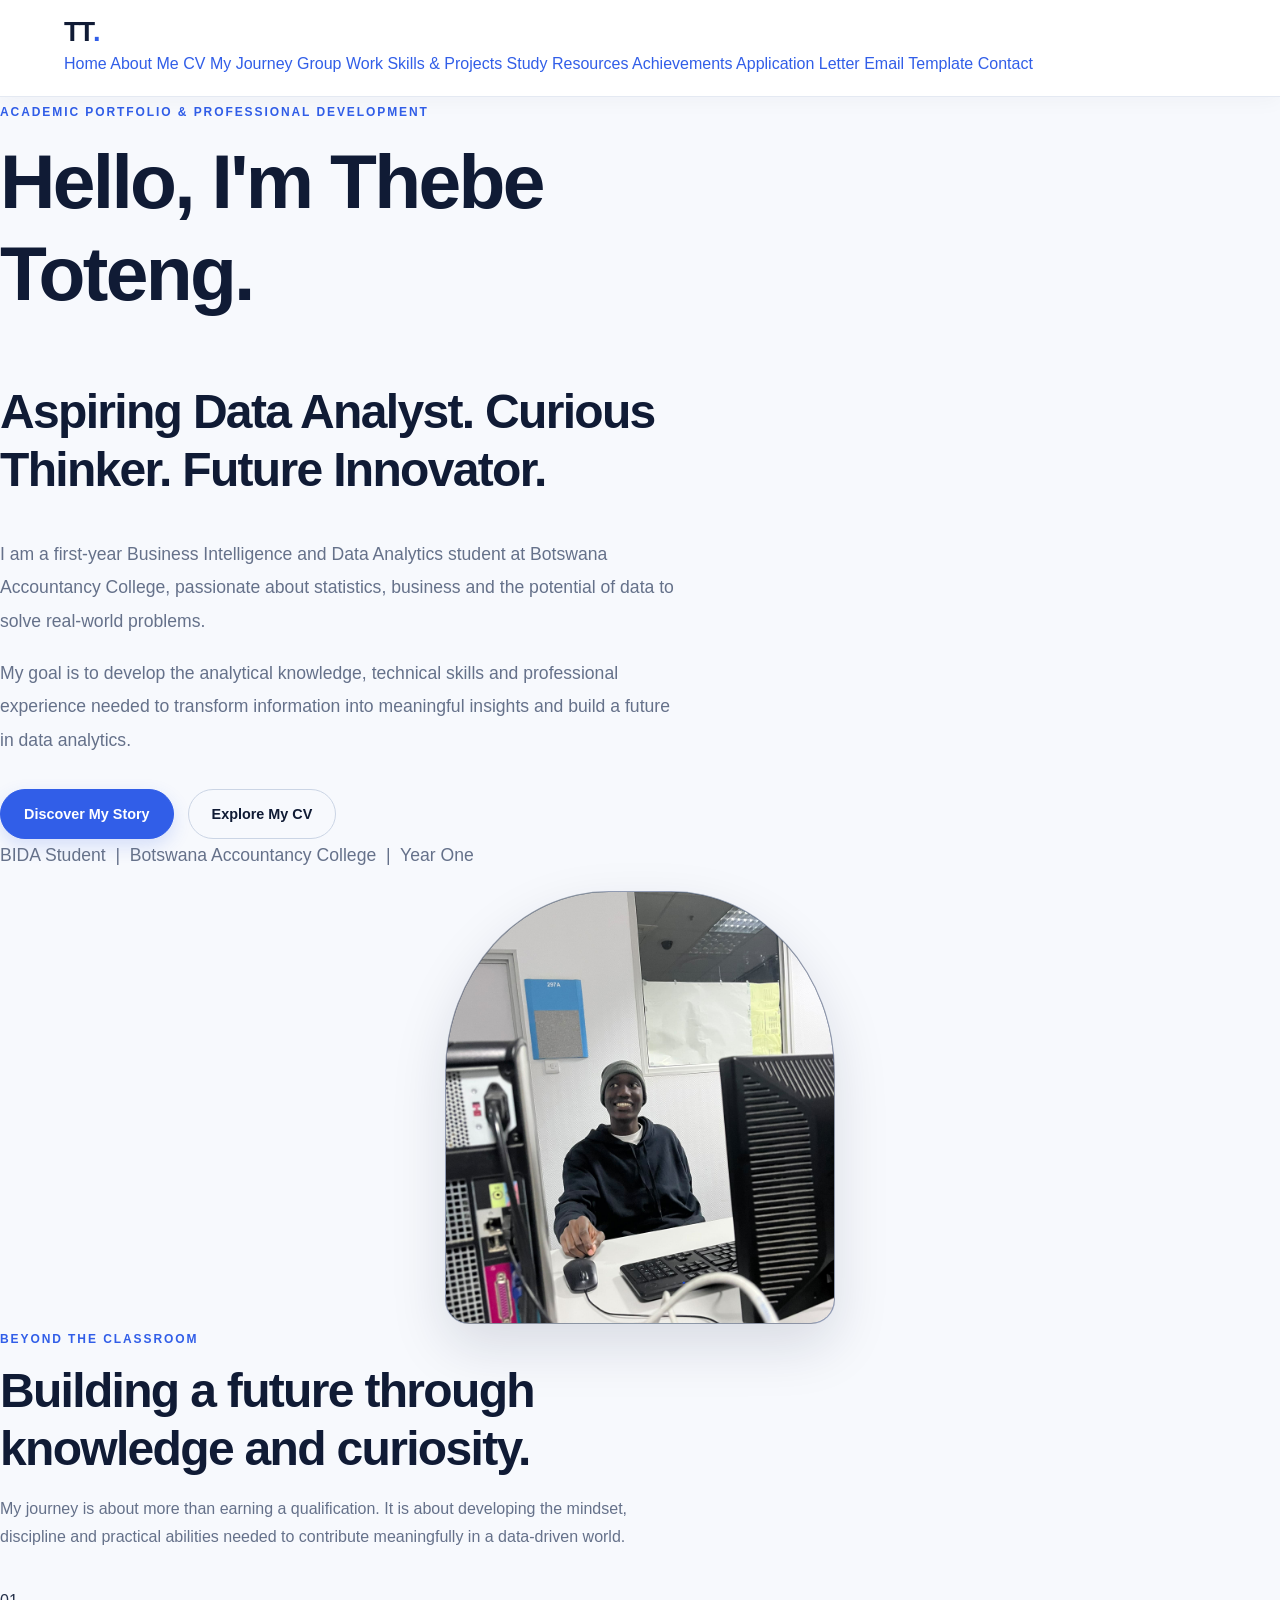
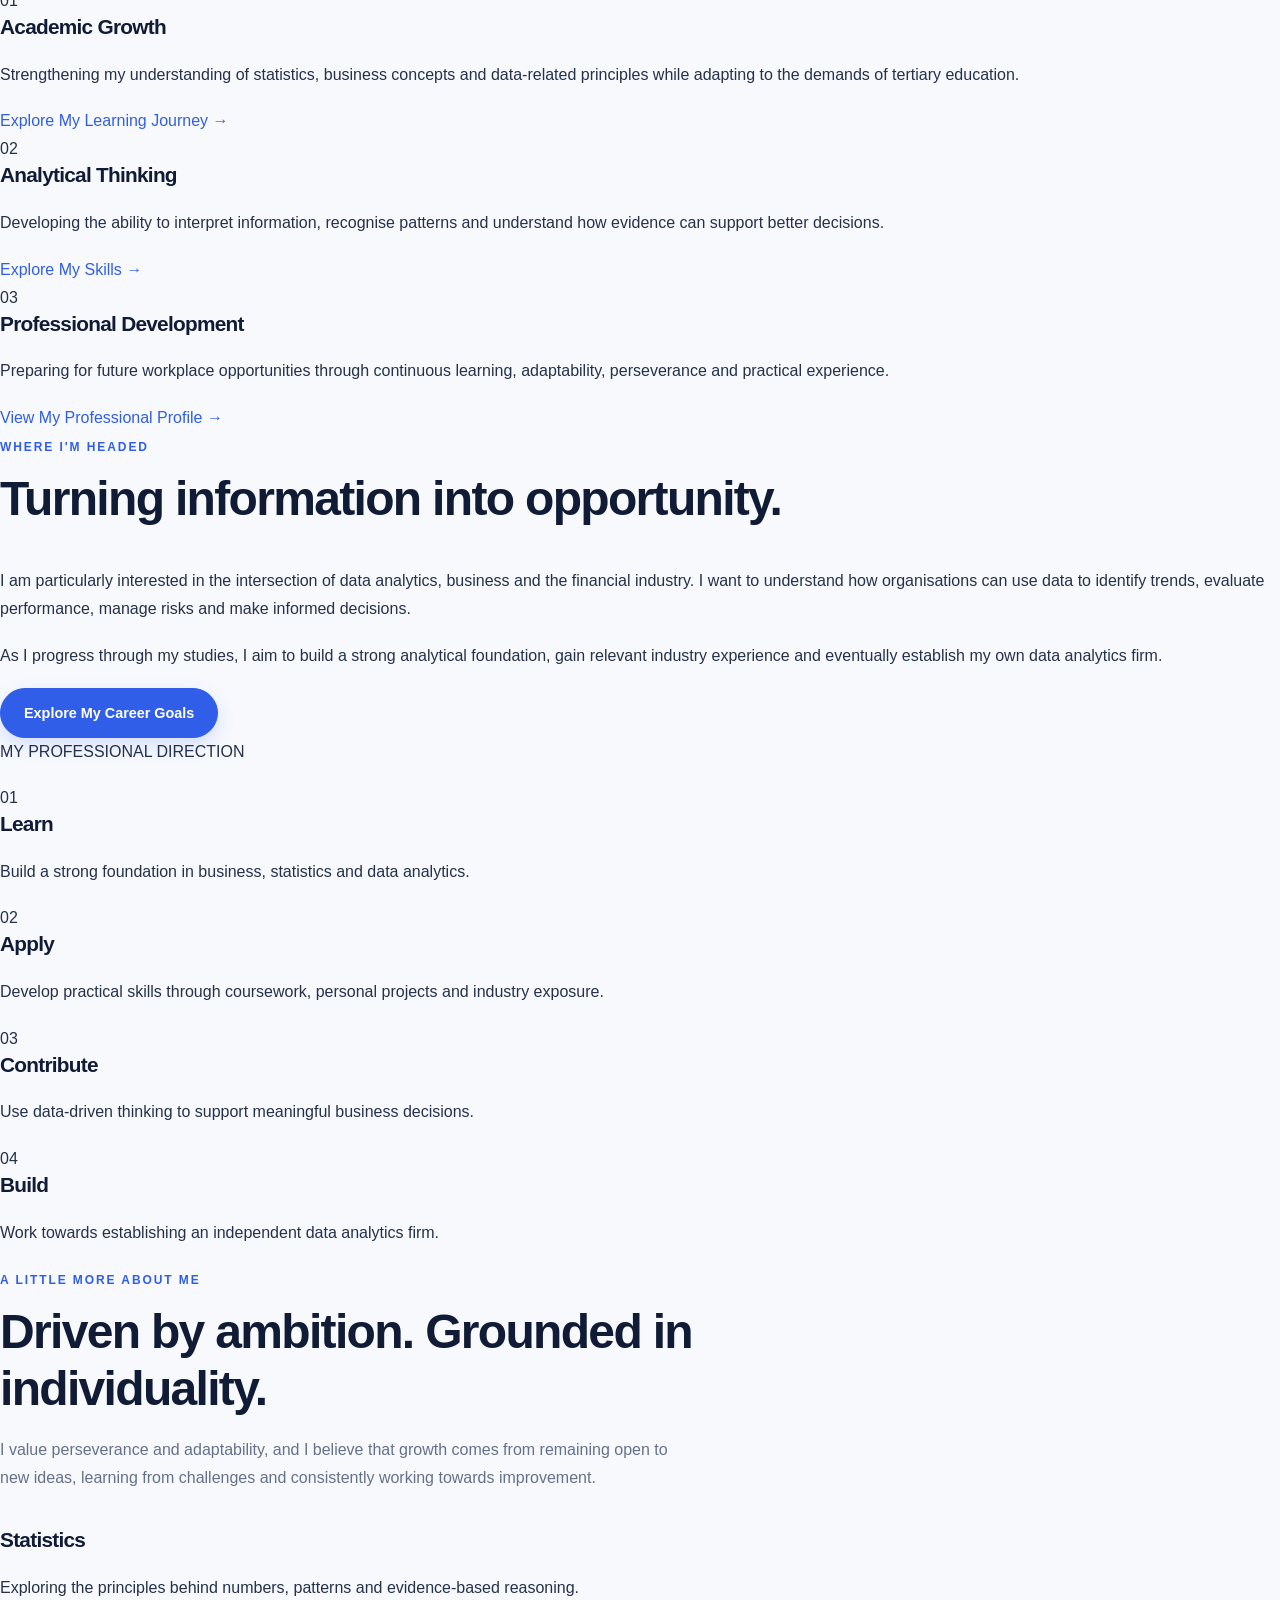
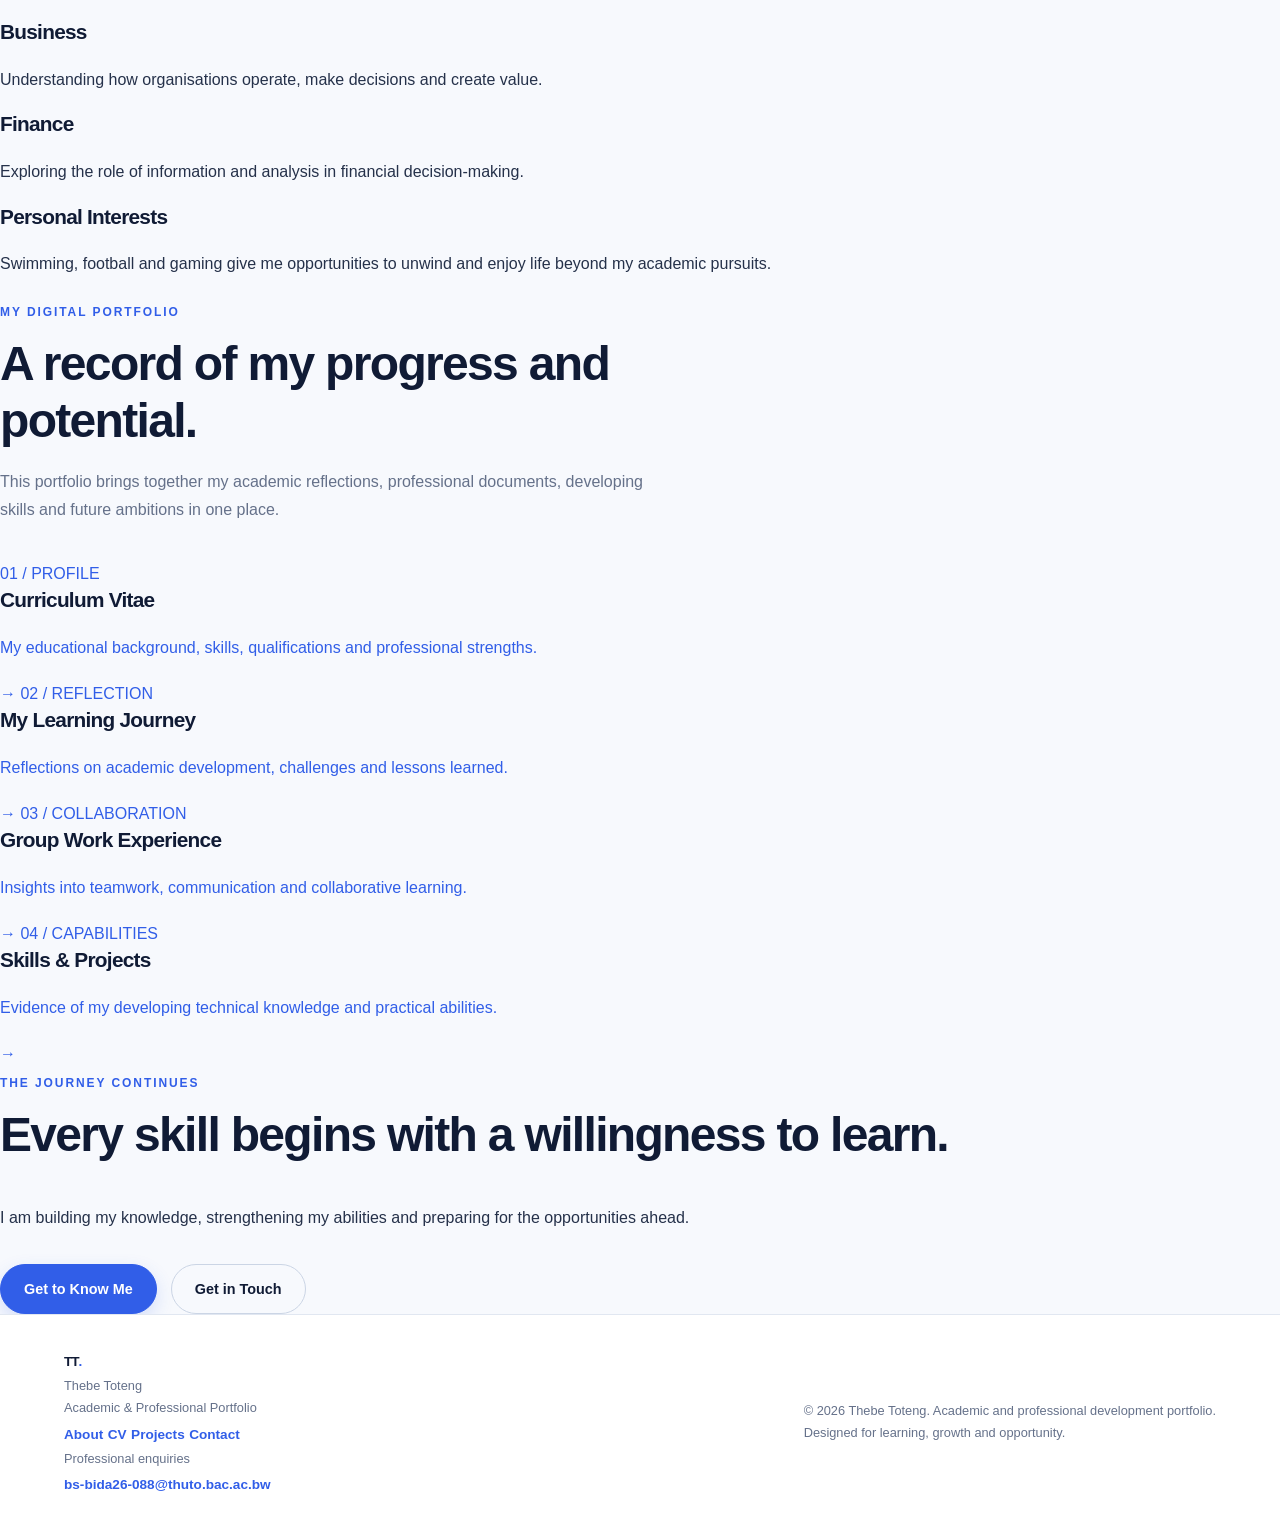
<file: index.html>
<!DOCTYPE html>
<html lang="en">
<head>
    <meta charset="UTF-8">
    <meta name="viewport" content="width=device-width, initial-scale=1.0">

    <meta name="description"
          content="The official academic and professional portfolio of Thebe Toteng, a BIDA student at Botswana Accountancy College with an interest in data analytics, statistics and business.">

    <meta name="author" content="Thebe Toteng">

    <title>Thebe Toteng | Data Analytics Portfolio</title>

    <link rel="stylesheet" href="style.css">
</head>

<body>

    <!-- =========================================
         HEADER AND MAIN NAVIGATION
    ========================================== -->

    <header class="site-header">

        <div class="container header-inner">

            <a href="index.html" class="brand" aria-label="Thebe Toteng home">
                TT<span class="brand-dot">.</span>
            </a>

            <nav class="main-navigation" aria-label="Main navigation">

                <a href="index.html" class="nav-link active"
                   aria-current="page">Home</a>

                <a href="about.html" class="nav-link">About Me</a>

                <a href="cv.html" class="nav-link">CV</a>

                <a href="reflection.html" class="nav-link">My Journey</a>

                <a href="group-reflection.html" class="nav-link">Group Work</a>

                <a href="skills-projects.html" class="nav-link">Skills &amp; Projects</a>

                <a href="study-resources.html" class="nav-link">Study Resources</a>

                <a href="achievements.html" class="nav-link">Achievements</a>

                <a href="application-letter.html" class="nav-link">Application Letter</a>

                <a href="email-template.html" class="nav-link">Email Template</a>

                <a href="contact.html" class="nav-link">Contact</a>

            </nav>

        </div>

    </header>


    <main>

        <!-- =========================================
             HERO SECTION
        ========================================== -->

        <section class="hero-section">

            <div class="container hero-grid">

                <div class="hero-content">

                    <p class="eyebrow">
                        ACADEMIC PORTFOLIO &amp; PROFESSIONAL DEVELOPMENT
                    </p>

                    <h1>
                        Hello, I'm <span class="accent-text">Thebe Toteng.</span>
                    </h1>

                    <h2>
                        Aspiring Data Analyst.
                        Curious Thinker. Future Innovator.
                    </h2>

                    <p class="hero-description">
                        I am a first-year Business Intelligence and Data
                        Analytics student at Botswana Accountancy College,
                        passionate about statistics, business and the
                        potential of data to solve real-world problems.
                    </p>

                    <p class="hero-description">
                        My goal is to develop the analytical knowledge,
                        technical skills and professional experience needed
                        to transform information into meaningful insights
                        and build a future in data analytics.
                    </p>

                    <div class="hero-actions">

                        <a href="about.html" class="button button-primary">
                            Discover My Story
                        </a>

                        <a href="cv.html" class="button button-secondary">
                            Explore My CV
                        </a>

                    </div>

                    <p class="hero-note">
                        BIDA Student &nbsp;|&nbsp;
                        Botswana Accountancy College &nbsp;|&nbsp;
                        Year One
                    </p>

                </div>


                <!-- PROFILE PHOTO AND PERSONAL DETAILS -->

                <div class="hero-visual">

                    <div class="profile-card">

                        <div class="profile-photo">
                            <img
                                src="images/thebe1.JPG"
                                alt="Thebe Toteng, Business Intelligence and Data Analytics student"
                                loading="eager"
                            >
                        </div>

                        <p class="profile-label">
                            THE PERSON BEHIND THE DATA
                        </p>

                        <h3>Thebe Toteng</h3>

                        <p class="profile-role">
                            Business Intelligence &amp; Data Analytics
                        </p>

                        <div class="profile-divider"></div>

                        <div class="profile-detail">
                            <span class="detail-label">CURRENT FOCUS</span>
                            <span>Learning. Analysing. Growing.</span>
                        </div>

                        <div class="profile-detail">
                            <span class="detail-label">CAREER INTEREST</span>
                            <span>Data Analytics &amp; Finance</span>
                        </div>

                        <div class="profile-detail">
                            <span class="detail-label">LONG-TERM VISION</span>
                            <span>Building a Data Analytics Firm</span>
                        </div>

                    </div>

                    <div class="visual-decoration decoration-one"
                         aria-hidden="true"></div>

                    <div class="visual-decoration decoration-two"
                         aria-hidden="true"></div>

                </div>

            </div>

        </section>


        <!-- =========================================
             INTRODUCTION
        ========================================== -->

        <section class="intro-section section-padding">

            <div class="container">

                <div class="section-heading">

                    <p class="eyebrow">BEYOND THE CLASSROOM</p>

                    <h2>
                        Building a future through
                        <span class="accent-text">knowledge and curiosity.</span>
                    </h2>

                    <p>
                        My journey is about more than earning a qualification.
                        It is about developing the mindset, discipline and
                        practical abilities needed to contribute meaningfully
                        in a data-driven world.
                    </p>

                </div>


                <div class="feature-grid">

                    <article class="feature-card">

                        <span class="feature-number">01</span>

                        <h3>Academic Growth</h3>

                        <p>
                            Strengthening my understanding of statistics,
                            business concepts and data-related principles
                            while adapting to the demands of tertiary education.
                        </p>

                        <a href="reflection.html" class="text-link">
                            Explore My Learning Journey &rarr;
                        </a>

                    </article>


                    <article class="feature-card">

                        <span class="feature-number">02</span>

                        <h3>Analytical Thinking</h3>

                        <p>
                            Developing the ability to interpret information,
                            recognise patterns and understand how evidence
                            can support better decisions.
                        </p>

                        <a href="skills-projects.html" class="text-link">
                            Explore My Skills &rarr;
                        </a>

                    </article>


                    <article class="feature-card">

                        <span class="feature-number">03</span>

                        <h3>Professional Development</h3>

                        <p>
                            Preparing for future workplace opportunities
                            through continuous learning, adaptability,
                            perseverance and practical experience.
                        </p>

                        <a href="cv.html" class="text-link">
                            View My Professional Profile &rarr;
                        </a>

                    </article>

                </div>

            </div>

        </section>


        <!-- =========================================
             CAREER VISION
        ========================================== -->

        <section class="vision-section section-padding">

            <div class="container vision-grid">

                <div class="vision-content">

                    <p class="eyebrow">WHERE I'M HEADED</p>

                    <h2>
                        Turning information into
                        <span class="accent-text">opportunity.</span>
                    </h2>

                    <p>
                        I am particularly interested in the intersection
                        of data analytics, business and the financial industry.
                        I want to understand how organisations can use data
                        to identify trends, evaluate performance, manage
                        risks and make informed decisions.
                    </p>

                    <p>
                        As I progress through my studies, I aim to build
                        a strong analytical foundation, gain relevant
                        industry experience and eventually establish my
                        own data analytics firm.
                    </p>

                    <a href="application-letter.html"
                       class="button button-primary">
                        Explore My Career Goals
                    </a>

                </div>


                <div class="vision-panel">

                    <p class="panel-label">MY PROFESSIONAL DIRECTION</p>

                    <div class="vision-item">
                        <span class="vision-marker">01</span>

                        <div>
                            <h3>Learn</h3>
                            <p>
                                Build a strong foundation in business,
                                statistics and data analytics.
                            </p>
                        </div>
                    </div>

                    <div class="vision-item">
                        <span class="vision-marker">02</span>

                        <div>
                            <h3>Apply</h3>
                            <p>
                                Develop practical skills through coursework,
                                personal projects and industry exposure.
                            </p>
                        </div>
                    </div>

                    <div class="vision-item">
                        <span class="vision-marker">03</span>

                        <div>
                            <h3>Contribute</h3>
                            <p>
                                Use data-driven thinking to support
                                meaningful business decisions.
                            </p>
                        </div>
                    </div>

                    <div class="vision-item">
                        <span class="vision-marker">04</span>

                        <div>
                            <h3>Build</h3>
                            <p>
                                Work towards establishing an independent
                                data analytics firm.
                            </p>
                        </div>
                    </div>

                </div>

            </div>

        </section>


        <!-- =========================================
             PERSONALITY AND INTERESTS
        ========================================== -->

        <section class="interests-section section-padding">

            <div class="container">

                <div class="section-heading">

                    <p class="eyebrow">A LITTLE MORE ABOUT ME</p>

                    <h2>
                        Driven by ambition.
                        <span class="accent-text">Grounded in individuality.</span>
                    </h2>

                    <p>
                        I value perseverance and adaptability, and I believe
                        that growth comes from remaining open to new ideas,
                        learning from challenges and consistently working
                        towards improvement.
                    </p>

                </div>


                <div class="interests-grid">

                    <article class="interest-card">
                        <h3>Statistics</h3>
                        <p>
                            Exploring the principles behind numbers,
                            patterns and evidence-based reasoning.
                        </p>
                    </article>

                    <article class="interest-card">
                        <h3>Business</h3>
                        <p>
                            Understanding how organisations operate,
                            make decisions and create value.
                        </p>
                    </article>

                    <article class="interest-card">
                        <h3>Finance</h3>
                        <p>
                            Exploring the role of information and analysis
                            in financial decision-making.
                        </p>
                    </article>

                    <article class="interest-card">
                        <h3>Personal Interests</h3>
                        <p>
                            Swimming, football and gaming give me
                            opportunities to unwind and enjoy life beyond
                            my academic pursuits.
                        </p>
                    </article>

                </div>

            </div>

        </section>


        <!-- =========================================
             PORTFOLIO PREVIEW
        ========================================== -->

        <section class="portfolio-section section-padding">

            <div class="container">

                <div class="section-heading">

                    <p class="eyebrow">MY DIGITAL PORTFOLIO</p>

                    <h2>
                        A record of my
                        <span class="accent-text">progress and potential.</span>
                    </h2>

                    <p>
                        This portfolio brings together my academic
                        reflections, professional documents, developing
                        skills and future ambitions in one place.
                    </p>

                </div>


                <div class="portfolio-grid">

                    <a href="cv.html" class="portfolio-card">
                        <span class="portfolio-category">01 / PROFILE</span>
                        <h3>Curriculum Vitae</h3>
                        <p>
                            My educational background, skills,
                            qualifications and professional strengths.
                        </p>
                        <span class="portfolio-arrow" aria-hidden="true">
                            &rarr;
                        </span>
                    </a>


                    <a href="reflection.html" class="portfolio-card">
                        <span class="portfolio-category">02 / REFLECTION</span>
                        <h3>My Learning Journey</h3>
                        <p>
                            Reflections on academic development,
                            challenges and lessons learned.
                        </p>
                        <span class="portfolio-arrow" aria-hidden="true">
                            &rarr;
                        </span>
                    </a>


                    <a href="group-reflection.html" class="portfolio-card">
                        <span class="portfolio-category">03 / COLLABORATION</span>
                        <h3>Group Work Experience</h3>
                        <p>
                            Insights into teamwork, communication
                            and collaborative learning.
                        </p>
                        <span class="portfolio-arrow" aria-hidden="true">
                            &rarr;
                        </span>
                    </a>


                    <a href="skills-projects.html" class="portfolio-card">
                        <span class="portfolio-category">04 / CAPABILITIES</span>
                        <h3>Skills &amp; Projects</h3>
                        <p>
                            Evidence of my developing technical
                            knowledge and practical abilities.
                        </p>
                        <span class="portfolio-arrow" aria-hidden="true">
                            &rarr;
                        </span>
                    </a>

                </div>

            </div>

        </section>


        <!-- =========================================
             CALL TO ACTION
        ========================================== -->

        <section class="cta-section section-padding">

            <div class="container cta-content">

                <p class="eyebrow">THE JOURNEY CONTINUES</p>

                <h2>
                    Every skill begins with a willingness to learn.
                </h2>

                <p>
                    I am building my knowledge, strengthening my abilities
                    and preparing for the opportunities ahead.
                </p>

                <div class="hero-actions">

                    <a href="about.html" class="button button-primary">
                        Get to Know Me
                    </a>

                    <a href="contact.html" class="button button-secondary">
                        Get in Touch
                    </a>

                </div>

            </div>

        </section>

    </main>


    <!-- =========================================
         FOOTER
    ========================================== -->

    <footer class="site-footer">

        <div class="container footer-inner">

            <div class="footer-brand">

                <a href="index.html" class="brand">
                    TT<span class="brand-dot">.</span>
                </a>

                <p>
                    Thebe Toteng
                    <br>
                    Academic &amp; Professional Portfolio
                </p>

            </div>


            <div class="footer-links">

                <a href="about.html">About</a>

                <a href="cv.html">CV</a>

                <a href="skills-projects.html">Projects</a>

                <a href="contact.html">Contact</a>

            </div>


            <div class="footer-contact">

                <p>Professional enquiries</p>

                <a href="mailto:bs-bida26-088@thuto.bac.ac.bw">
                    bs-bida26-088@thuto.bac.ac.bw
                </a>

            </div>

        </div>


        <div class="container footer-bottom">

            <p>
                &copy; 2026 Thebe Toteng.
                Academic and professional development portfolio.
            </p>

            <p>Designed for learning, growth and opportunity.</p>

        </div>

    </footer>

</body>
</html>
</file>
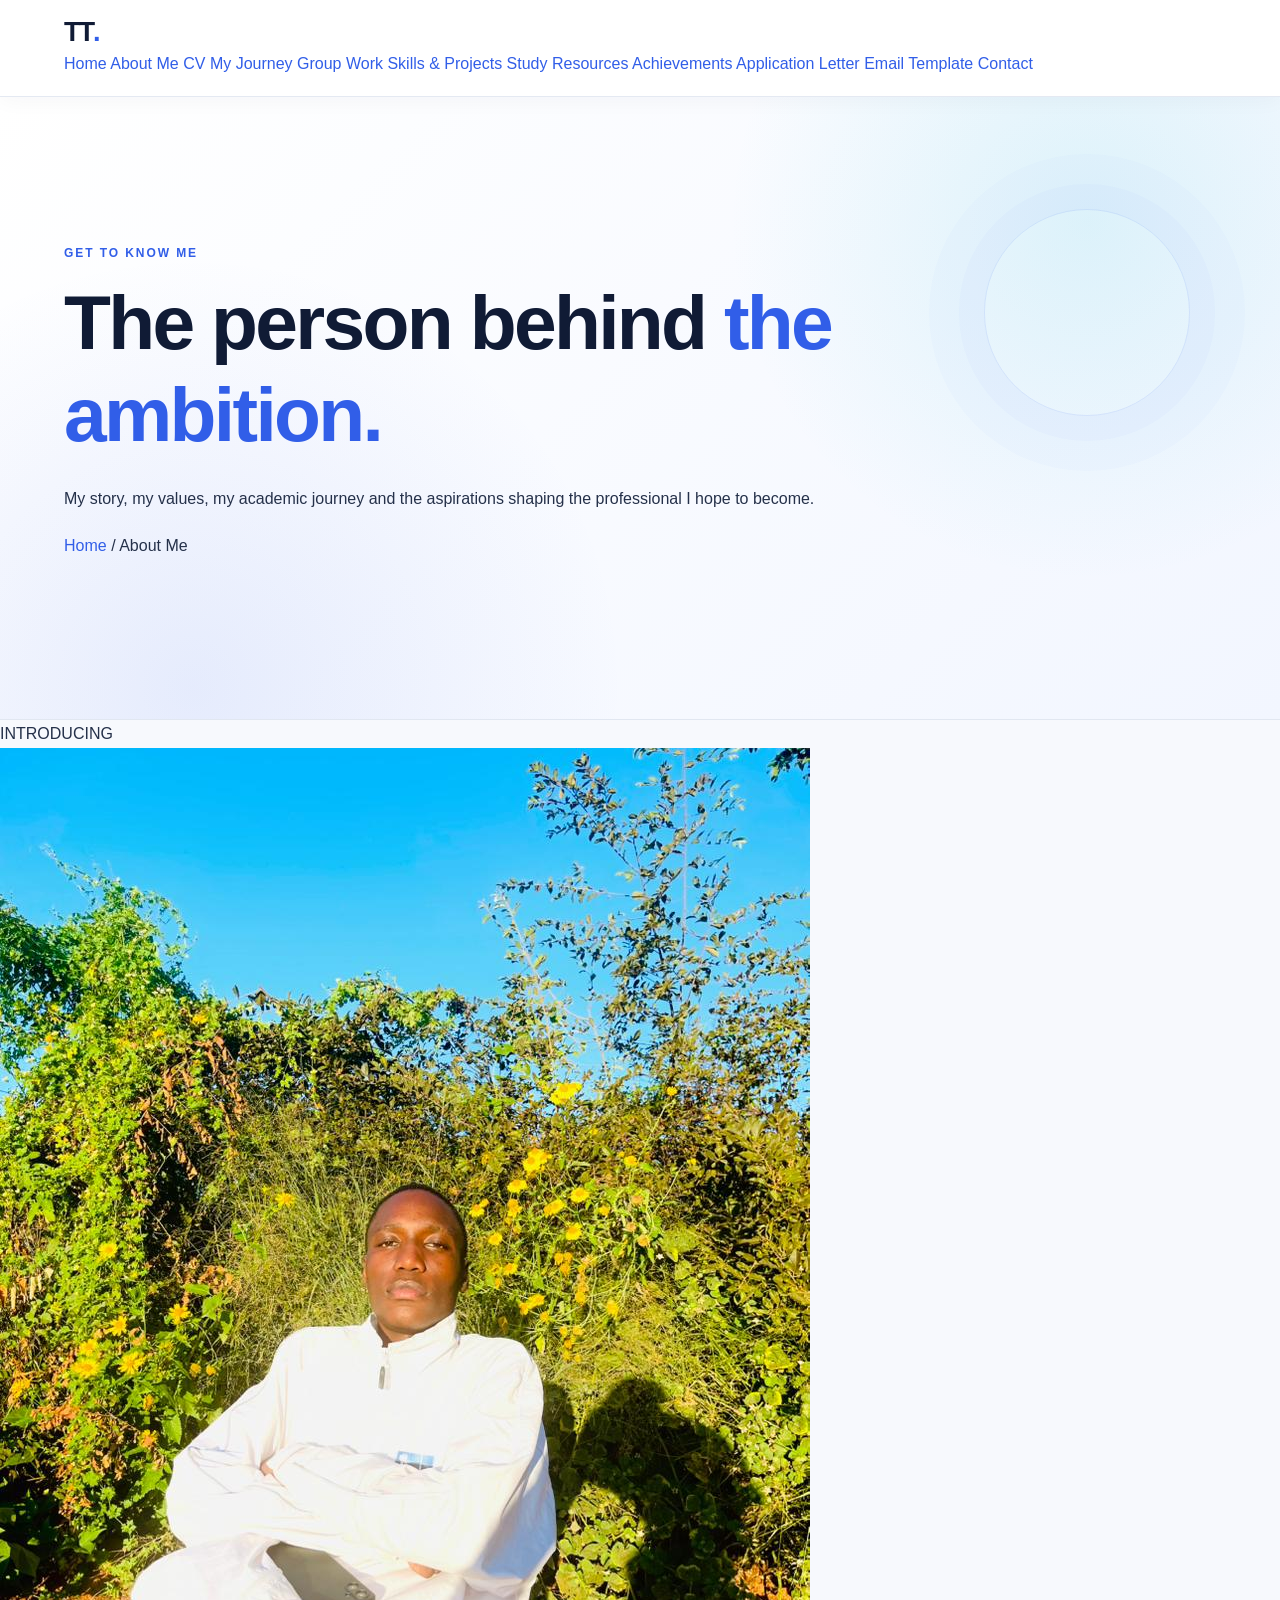
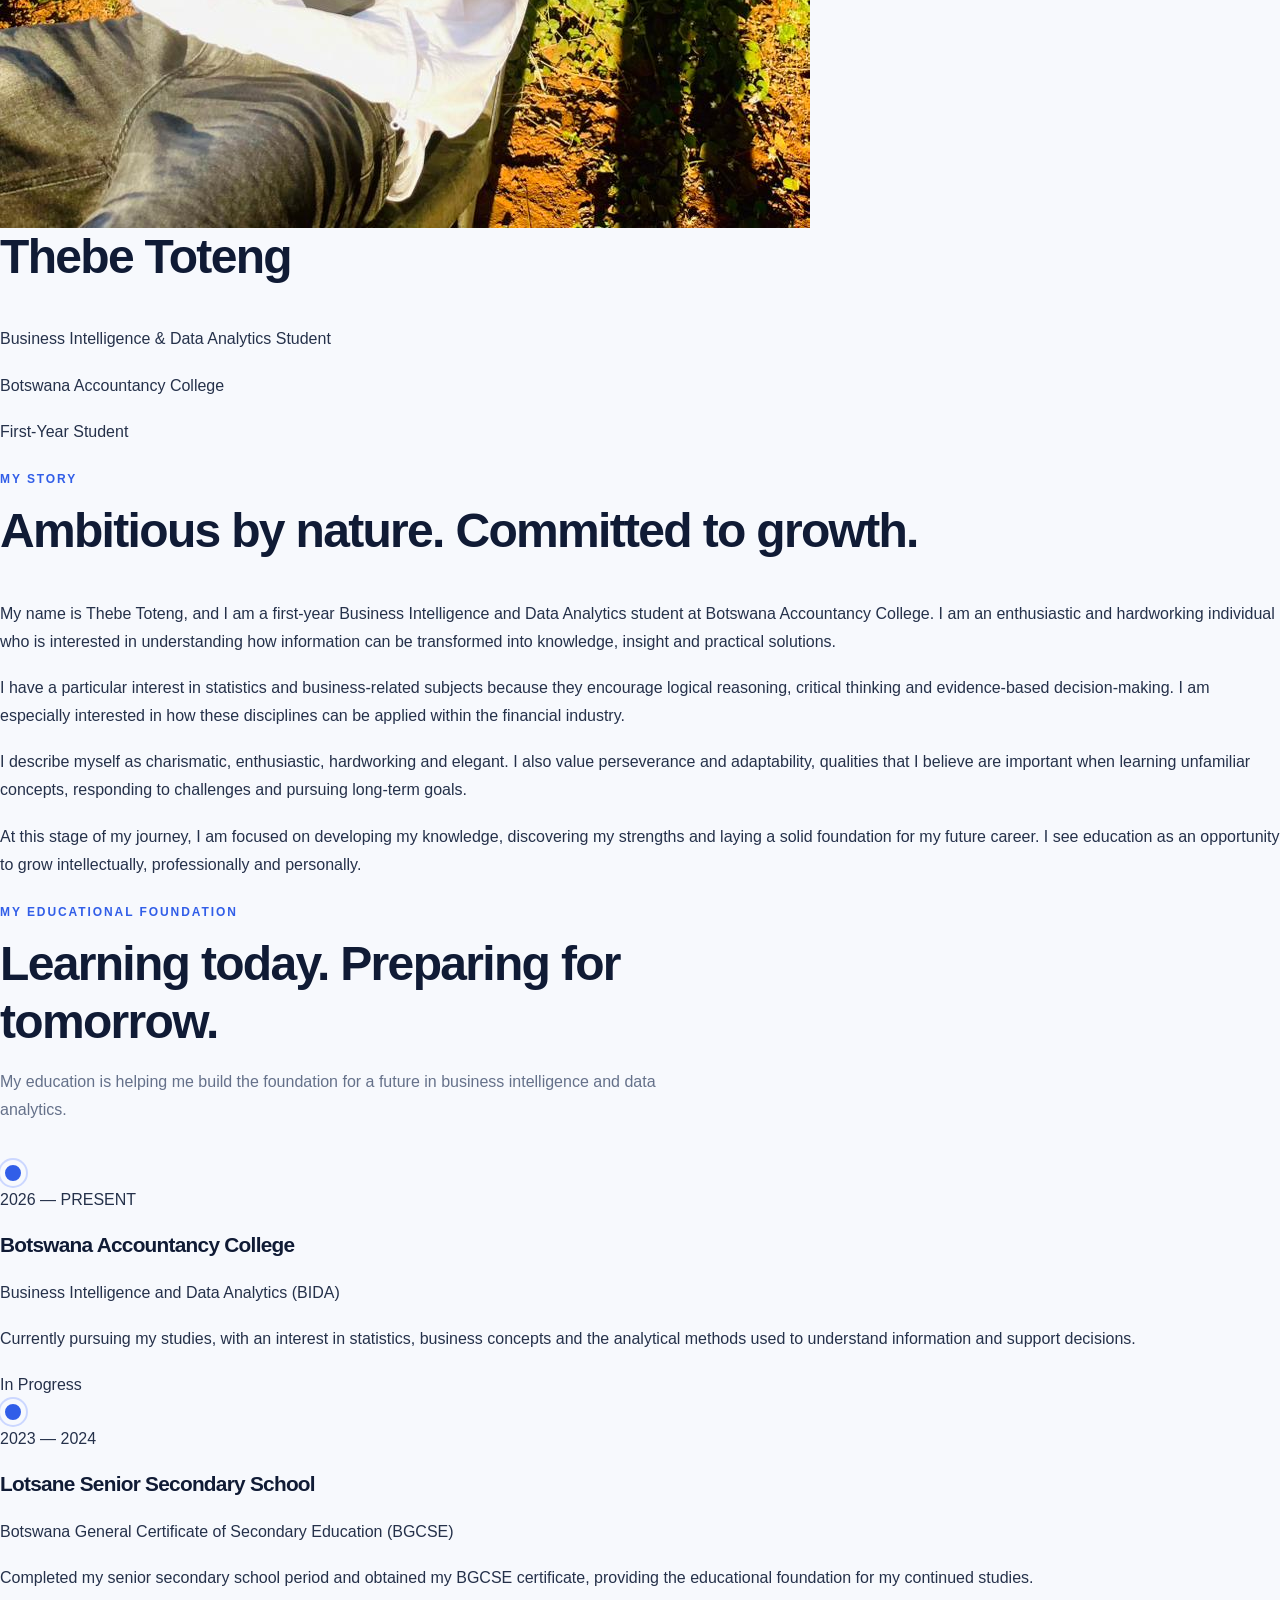
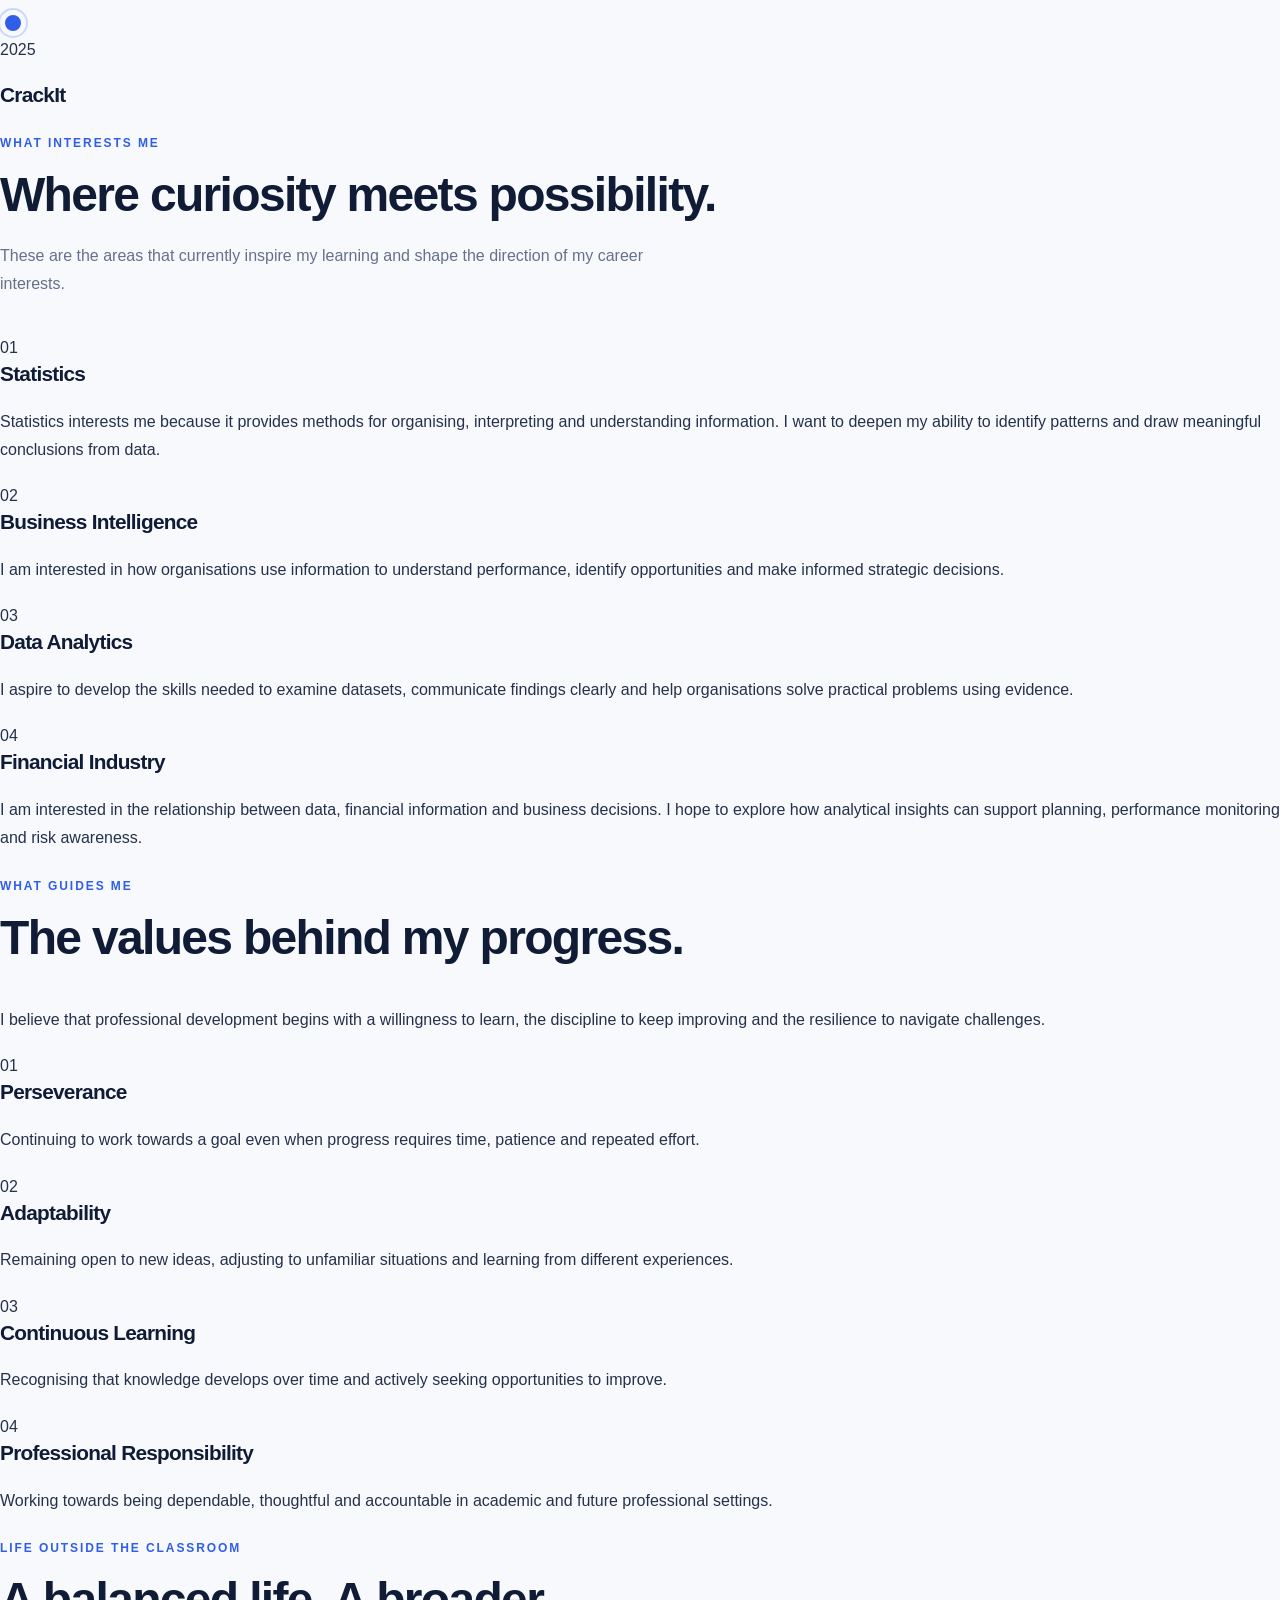
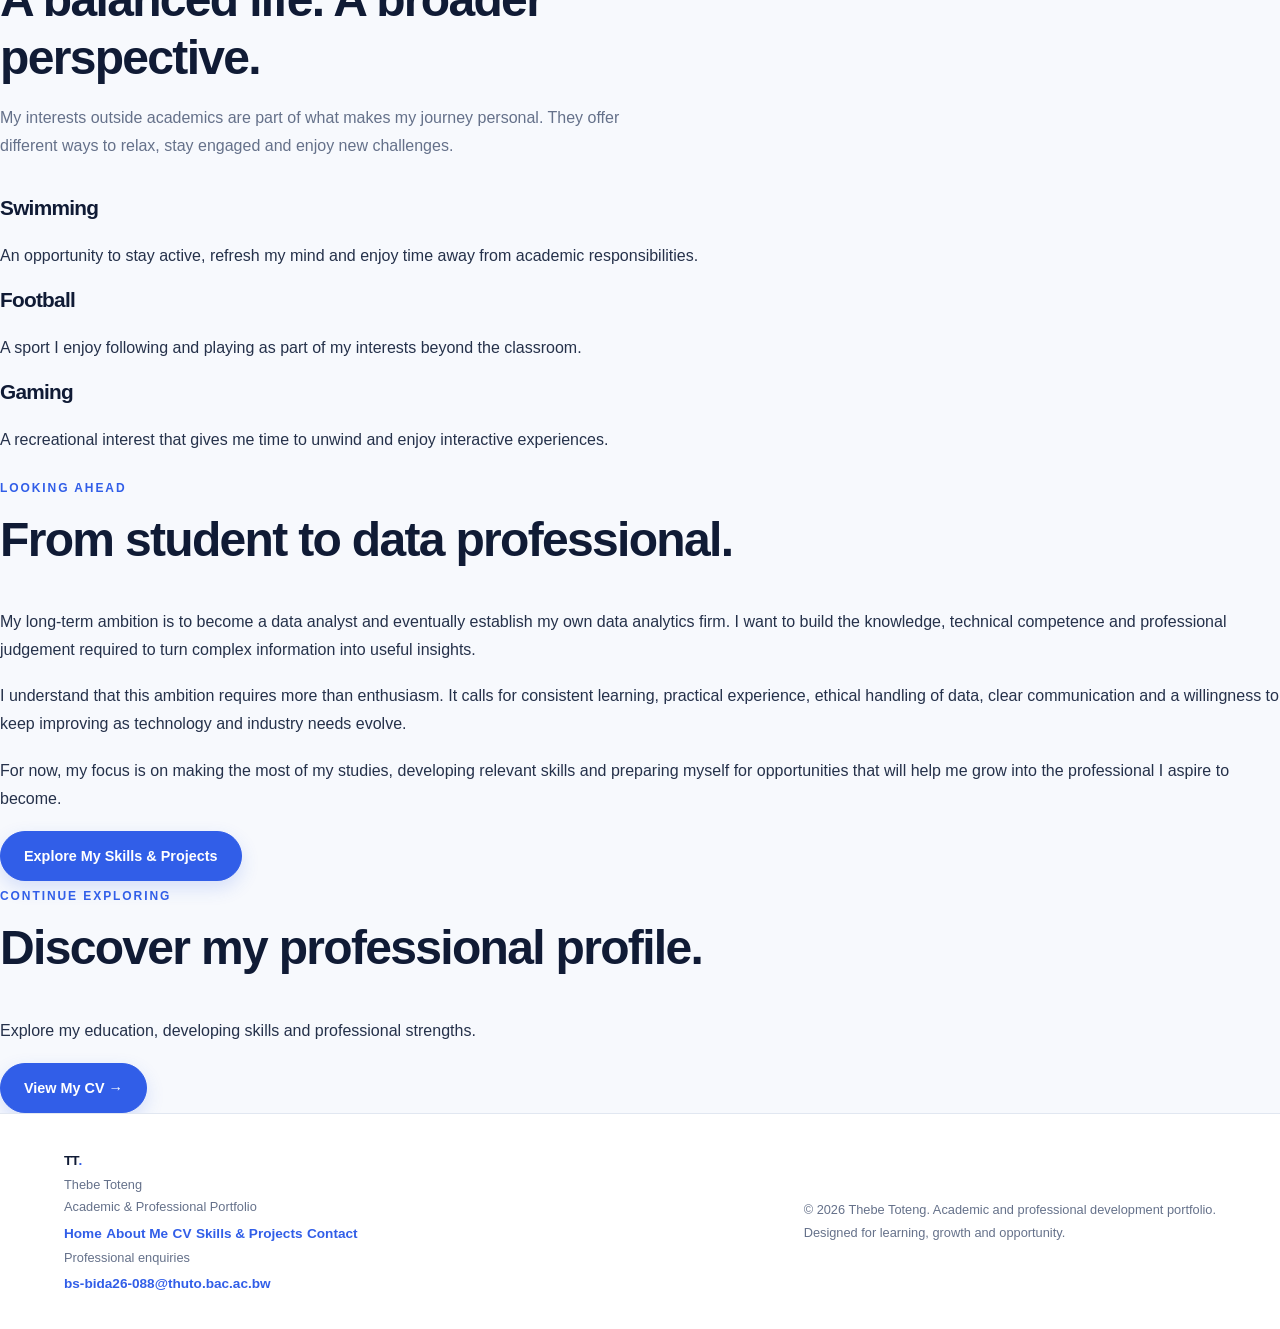
<file: about.html>
<!DOCTYPE html>
<html lang="en">

<head>
    <meta charset="UTF-8">
    <meta name="viewport" content="width=device-width, initial-scale=1.0">

    <meta name="description"
          content="Learn more about Thebe Toteng, a Business Intelligence and Data Analytics student at Botswana Accountancy College, his academic interests, values and career aspirations.">

    <meta name="author" content="Thebe Toteng">

    <title>About Me | Thebe Toteng</title>

    <link rel="stylesheet" href="style.css">
</head>

<body>

    <!-- =========================================
         HEADER AND NAVIGATION
    ========================================== -->

    <header class="site-header">

        <div class="container header-inner">

            <a href="index.html" class="brand" aria-label="Thebe Toteng home">
                TT<span class="brand-dot">.</span>
            </a>

            <nav class="main-navigation" aria-label="Main navigation">

                <a href="index.html" class="nav-link">Home</a>

                <a href="about.html" class="nav-link active"
                   aria-current="page">About Me</a>

                <a href="cv.html" class="nav-link">CV</a>

                <a href="reflection.html" class="nav-link">My Journey</a>

                <a href="group-reflection.html" class="nav-link">Group Work</a>

                <a href="skills-projects.html" class="nav-link">Skills &amp; Projects</a>

                <a href="study-resources.html" class="nav-link">Study Resources</a>

                <a href="achievements.html" class="nav-link">Achievements</a>

                <a href="application-letter.html" class="nav-link">Application Letter</a>

                <a href="email-template.html" class="nav-link">Email Template</a>

                <a href="contact.html" class="nav-link">Contact</a>

            </nav>

        </div>

    </header>


    <main>

        <!-- =========================================
             ABOUT HERO
        ========================================== -->

        <section class="page-hero">

            <div class="container">

                <p class="eyebrow">GET TO KNOW ME</p>

                <h1>
                    The person behind
                    <span class="accent-text">the ambition.</span>
                </h1>

                <p class="page-intro">
                    My story, my values, my academic journey and the
                    aspirations shaping the professional I hope to become.
                </p>

                <p class="breadcrumb">
                    <a href="index.html">Home</a>
                    <span aria-hidden="true">/</span>
                    About Me
                </p>

            </div>

        </section>


        <!-- =========================================
             PERSONAL INTRODUCTION
        ========================================== -->

        <section class="about-intro-section section-padding">

            <div class="container about-intro-grid">

                <div class="about-visual">

                    <div class="about-profile-card">

                        <span class="profile-label">
                            INTRODUCING
                        </span>

                        <!-- ABOUT PROFILE PHOTOGRAPH -->
                        <div class="about-photo">
                            <img
                                src="images/thebe2.JPG"
                                alt="Thebe Toteng, Business Intelligence and Data Analytics student"
                                loading="lazy"
                            >
                        </div>

                        <h2>Thebe Toteng</h2>

                        <p>
                            Business Intelligence &amp; Data Analytics Student
                        </p>

                        <div class="profile-divider"></div>

                        <p class="about-profile-detail">
                            Botswana Accountancy College
                        </p>

                        <p class="about-profile-detail">
                            First-Year Student
                        </p>

                    </div>

                </div>


                <div class="about-intro-content">

                    <p class="eyebrow">MY STORY</p>

                    <h2>
                        Ambitious by nature.
                        <span class="accent-text">Committed to growth.</span>
                    </h2>

                    <p>
                        My name is Thebe Toteng, and I am a first-year
                        Business Intelligence and Data Analytics student
                        at Botswana Accountancy College. I am an
                        enthusiastic and hardworking individual who is
                        interested in understanding how information can
                        be transformed into knowledge, insight and
                        practical solutions.
                    </p>

                    <p>
                        I have a particular interest in statistics and
                        business-related subjects because they encourage
                        logical reasoning, critical thinking and
                        evidence-based decision-making. I am especially
                        interested in how these disciplines can be applied
                        within the financial industry.
                    </p>

                    <p>
                        I describe myself as charismatic, enthusiastic,
                        hardworking and elegant. I also value perseverance
                        and adaptability, qualities that I believe are
                        important when learning unfamiliar concepts,
                        responding to challenges and pursuing long-term goals.
                    </p>

                    <p>
                        At this stage of my journey, I am focused on
                        developing my knowledge, discovering my strengths
                        and laying a solid foundation for my future career.
                        I see education as an opportunity to grow
                        intellectually, professionally and personally.
                    </p>

                </div>

            </div>

        </section>


        <!-- =========================================
             ACADEMIC BACKGROUND
        ========================================== -->

        <section class="education-section section-padding">

            <div class="container">

                <div class="section-heading">

                    <p class="eyebrow">MY EDUCATIONAL FOUNDATION</p>

                    <h2>
                        Learning today.
                        <span class="accent-text">Preparing for tomorrow.</span>
                    </h2>

                    <p>
                        My education is helping me build the foundation
                        for a future in business intelligence and
                        data analytics.
                    </p>

                </div>


                <div class="education-timeline">

                    <article class="education-item">

                        <div class="timeline-marker"></div>

                        <div class="education-card">

                            <p class="education-period">
                                2026 — PRESENT
                            </p>

                            <h3>
                                Botswana Accountancy College
                            </h3>

                            <p class="education-qualification">
                                Business Intelligence and Data Analytics
                                (BIDA)
                            </p>

                            <p>
                                Currently pursuing my studies, with an
                                interest in statistics, business concepts
                                and the analytical methods used to
                                understand information and support decisions.
                            </p>

                            <span class="status-label">
                                In Progress
                            </span>

                        </div>

                    </article>


                    <article class="education-item">

                        <div class="timeline-marker"></div>

                        <div class="education-card">

                            <p class="education-period">
                                2023 — 2024
                            </p>

                            <h3>
                                Lotsane Senior Secondary School
                            </h3>

                            <p class="education-qualification">
                                Botswana General Certificate of Secondary
                                Education (BGCSE)
                            </p>

                            <p>
                                Completed my senior secondary school
                                period and obtained my BGCSE certificate,
                                providing the educational foundation for
                                my continued studies.
                            </p>

                        </div>

                    </article>


                    <article class="education-item">

                        <div class="timeline-marker"></div>

                        <div class="education-card">

                            <p class="education-period">
                                2025
                            </p>

                            <h3>CrackIt</h3>


                        </div>

                    </article>

                </div>

            </div>

        </section>


        <!-- =========================================
             ACADEMIC INTERESTS
        ========================================== -->

        <section class="academic-interests-section section-padding">

            <div class="container">

                <div class="section-heading">

                    <p class="eyebrow">WHAT INTERESTS ME</p>

                    <h2>
                        Where curiosity meets
                        <span class="accent-text">possibility.</span>
                    </h2>

                    <p>
                        These are the areas that currently inspire my
                        learning and shape the direction of my career interests.
                    </p>

                </div>


                <div class="interest-detail-grid">

                    <article class="interest-detail-card">

                        <span class="interest-index">01</span>

                        <h3>Statistics</h3>

                        <p>
                            Statistics interests me because it provides
                            methods for organising, interpreting and
                            understanding information. I want to deepen
                            my ability to identify patterns and draw
                            meaningful conclusions from data.
                        </p>

                    </article>


                    <article class="interest-detail-card">

                        <span class="interest-index">02</span>

                        <h3>Business Intelligence</h3>

                        <p>
                            I am interested in how organisations use
                            information to understand performance,
                            identify opportunities and make informed
                            strategic decisions.
                        </p>

                    </article>


                    <article class="interest-detail-card">

                        <span class="interest-index">03</span>

                        <h3>Data Analytics</h3>

                        <p>
                            I aspire to develop the skills needed to
                            examine datasets, communicate findings
                            clearly and help organisations solve
                            practical problems using evidence.
                        </p>

                    </article>


                    <article class="interest-detail-card">

                        <span class="interest-index">04</span>

                        <h3>Financial Industry</h3>

                        <p>
                            I am interested in the relationship between
                            data, financial information and business
                            decisions. I hope to explore how analytical
                            insights can support planning, performance
                            monitoring and risk awareness.
                        </p>

                    </article>

                </div>

            </div>

        </section>


        <!-- =========================================
             VALUES AND PERSONAL STRENGTHS
        ========================================== -->

        <section class="values-section section-padding">

            <div class="container values-grid">

                <div class="values-heading">

                    <p class="eyebrow">WHAT GUIDES ME</p>

                    <h2>
                        The values behind
                        <span class="accent-text">my progress.</span>
                    </h2>

                    <p>
                        I believe that professional development begins
                        with a willingness to learn, the discipline to
                        keep improving and the resilience to navigate
                        challenges.
                    </p>

                </div>


                <div class="values-list">

                    <article class="value-item">

                        <div class="value-number">01</div>

                        <div>
                            <h3>Perseverance</h3>

                            <p>
                                Continuing to work towards a goal even
                                when progress requires time, patience
                                and repeated effort.
                            </p>
                        </div>

                    </article>


                    <article class="value-item">

                        <div class="value-number">02</div>

                        <div>
                            <h3>Adaptability</h3>

                            <p>
                                Remaining open to new ideas, adjusting
                                to unfamiliar situations and learning
                                from different experiences.
                            </p>
                        </div>

                    </article>


                    <article class="value-item">

                        <div class="value-number">03</div>

                        <div>
                            <h3>Continuous Learning</h3>

                            <p>
                                Recognising that knowledge develops
                                over time and actively seeking
                                opportunities to improve.
                            </p>
                        </div>

                    </article>


                    <article class="value-item">

                        <div class="value-number">04</div>

                        <div>
                            <h3>Professional Responsibility</h3>

                            <p>
                                Working towards being dependable,
                                thoughtful and accountable in academic
                                and future professional settings.
                            </p>
                        </div>

                    </article>

                </div>

            </div>

        </section>


        <!-- =========================================
             LIFE BEYOND ACADEMICS
        ========================================== -->

        <section class="personal-life-section section-padding">

            <div class="container">

                <div class="section-heading">

                    <p class="eyebrow">LIFE OUTSIDE THE CLASSROOM</p>

                    <h2>
                        A balanced life.
                        <span class="accent-text">A broader perspective.</span>
                    </h2>

                    <p>
                        My interests outside academics are part of what
                        makes my journey personal. They offer different
                        ways to relax, stay engaged and enjoy new challenges.
                    </p>

                </div>


                <div class="personal-interest-grid">

                    <article class="personal-interest-card">

                        <h3>Swimming</h3>

                        <p>
                            An opportunity to stay active, refresh my mind
                            and enjoy time away from academic responsibilities.
                        </p>

                    </article>


                    <article class="personal-interest-card">

                        <h3>Football</h3>

                        <p>
                            A sport I enjoy following and playing as part
                            of my interests beyond the classroom.
                        </p>

                    </article>


                    <article class="personal-interest-card">

                        <h3>Gaming</h3>

                        <p>
                            A recreational interest that gives me time
                            to unwind and enjoy interactive experiences.
                        </p>

                    </article>

                </div>

            </div>

        </section>


        <!-- =========================================
             LONG-TERM ASPIRATIONS
        ========================================== -->

        <section class="aspirations-section section-padding">

            <div class="container aspirations-container">

                <p class="eyebrow">LOOKING AHEAD</p>

                <h2>
                    From student to
                    <span class="accent-text">data professional.</span>
                </h2>

                <p>
                    My long-term ambition is to become a data analyst
                    and eventually establish my own data analytics firm.
                    I want to build the knowledge, technical competence
                    and professional judgement required to turn complex
                    information into useful insights.
                </p>

                <p>
                    I understand that this ambition requires more than
                    enthusiasm. It calls for consistent learning,
                    practical experience, ethical handling of data,
                    clear communication and a willingness to keep
                    improving as technology and industry needs evolve.
                </p>

                <p>
                    For now, my focus is on making the most of my studies,
                    developing relevant skills and preparing myself for
                    opportunities that will help me grow into the
                    professional I aspire to become.
                </p>

                <a href="skills-projects.html"
                   class="button button-primary">
                    Explore My Skills &amp; Projects
                </a>

            </div>

        </section>


        <!-- =========================================
             NEXT PAGE NAVIGATION
        ========================================== -->

        <section class="page-navigation-section">

            <div class="container page-navigation-inner">

                <div>
                    <p class="eyebrow">CONTINUE EXPLORING</p>

                    <h2>Discover my professional profile.</h2>

                    <p>
                        Explore my education, developing skills and
                        professional strengths.
                    </p>
                </div>

                <a href="cv.html" class="button button-primary">
                    View My CV &rarr;
                </a>

            </div>

        </section>

    </main>


    <!-- =========================================
         FOOTER
    ========================================== -->

    <footer class="site-footer">

        <div class="container footer-inner">

            <div class="footer-brand">

                <a href="index.html" class="brand">
                    TT<span class="brand-dot">.</span>
                </a>

                <p>
                    Thebe Toteng
                    <br>
                    Academic &amp; Professional Portfolio
                </p>

            </div>


            <div class="footer-links">

                <a href="index.html">Home</a>

                <a href="about.html">About Me</a>

                <a href="cv.html">CV</a>

                <a href="skills-projects.html">Skills &amp; Projects</a>

                <a href="contact.html">Contact</a>

            </div>


            <div class="footer-contact">

                <p>Professional enquiries</p>

                <a href="mailto:bs-bida26-088@thuto.bac.ac.bw">
                    bs-bida26-088@thuto.bac.ac.bw
                </a>

            </div>

        </div>


        <div class="container footer-bottom">

            <p>
                &copy; 2026 Thebe Toteng.
                Academic and professional development portfolio.
            </p>

            <p>Designed for learning, growth and opportunity.</p>

        </div>

    </footer>

</body>

</html>
</file>
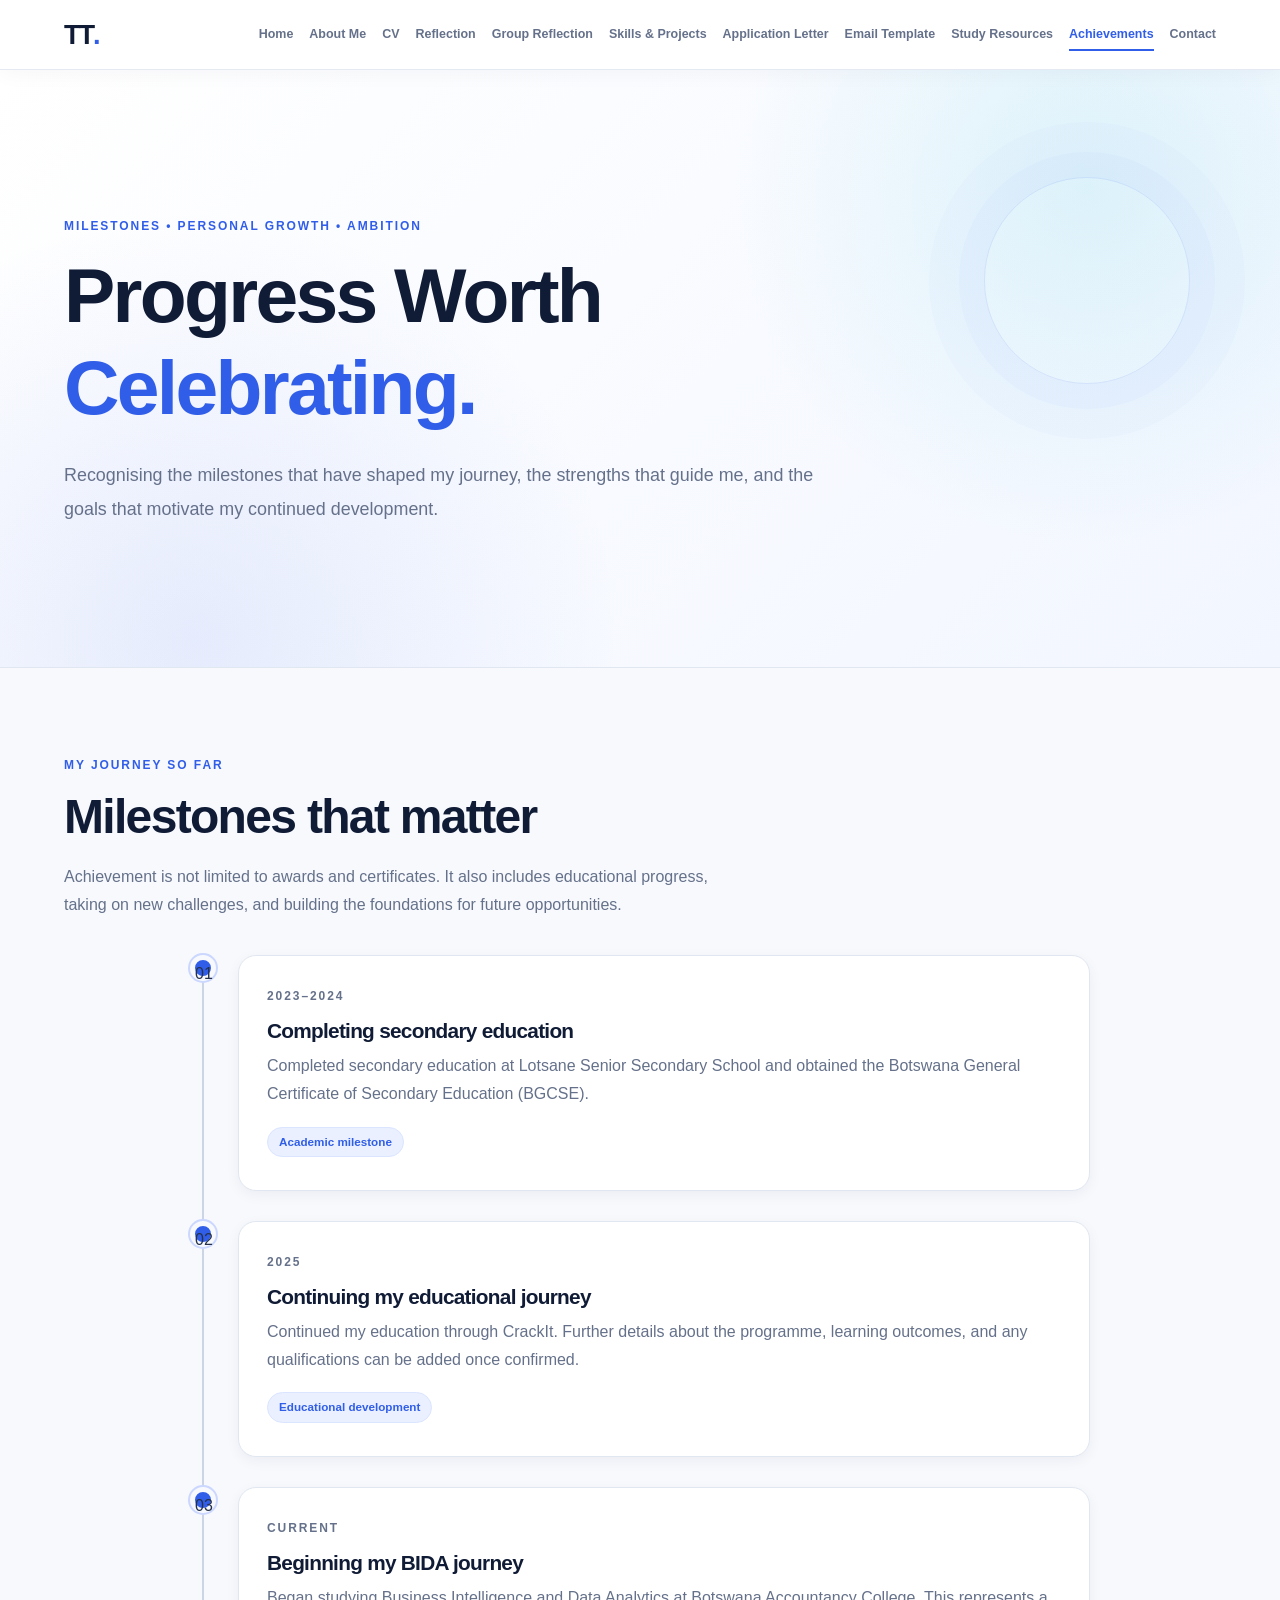
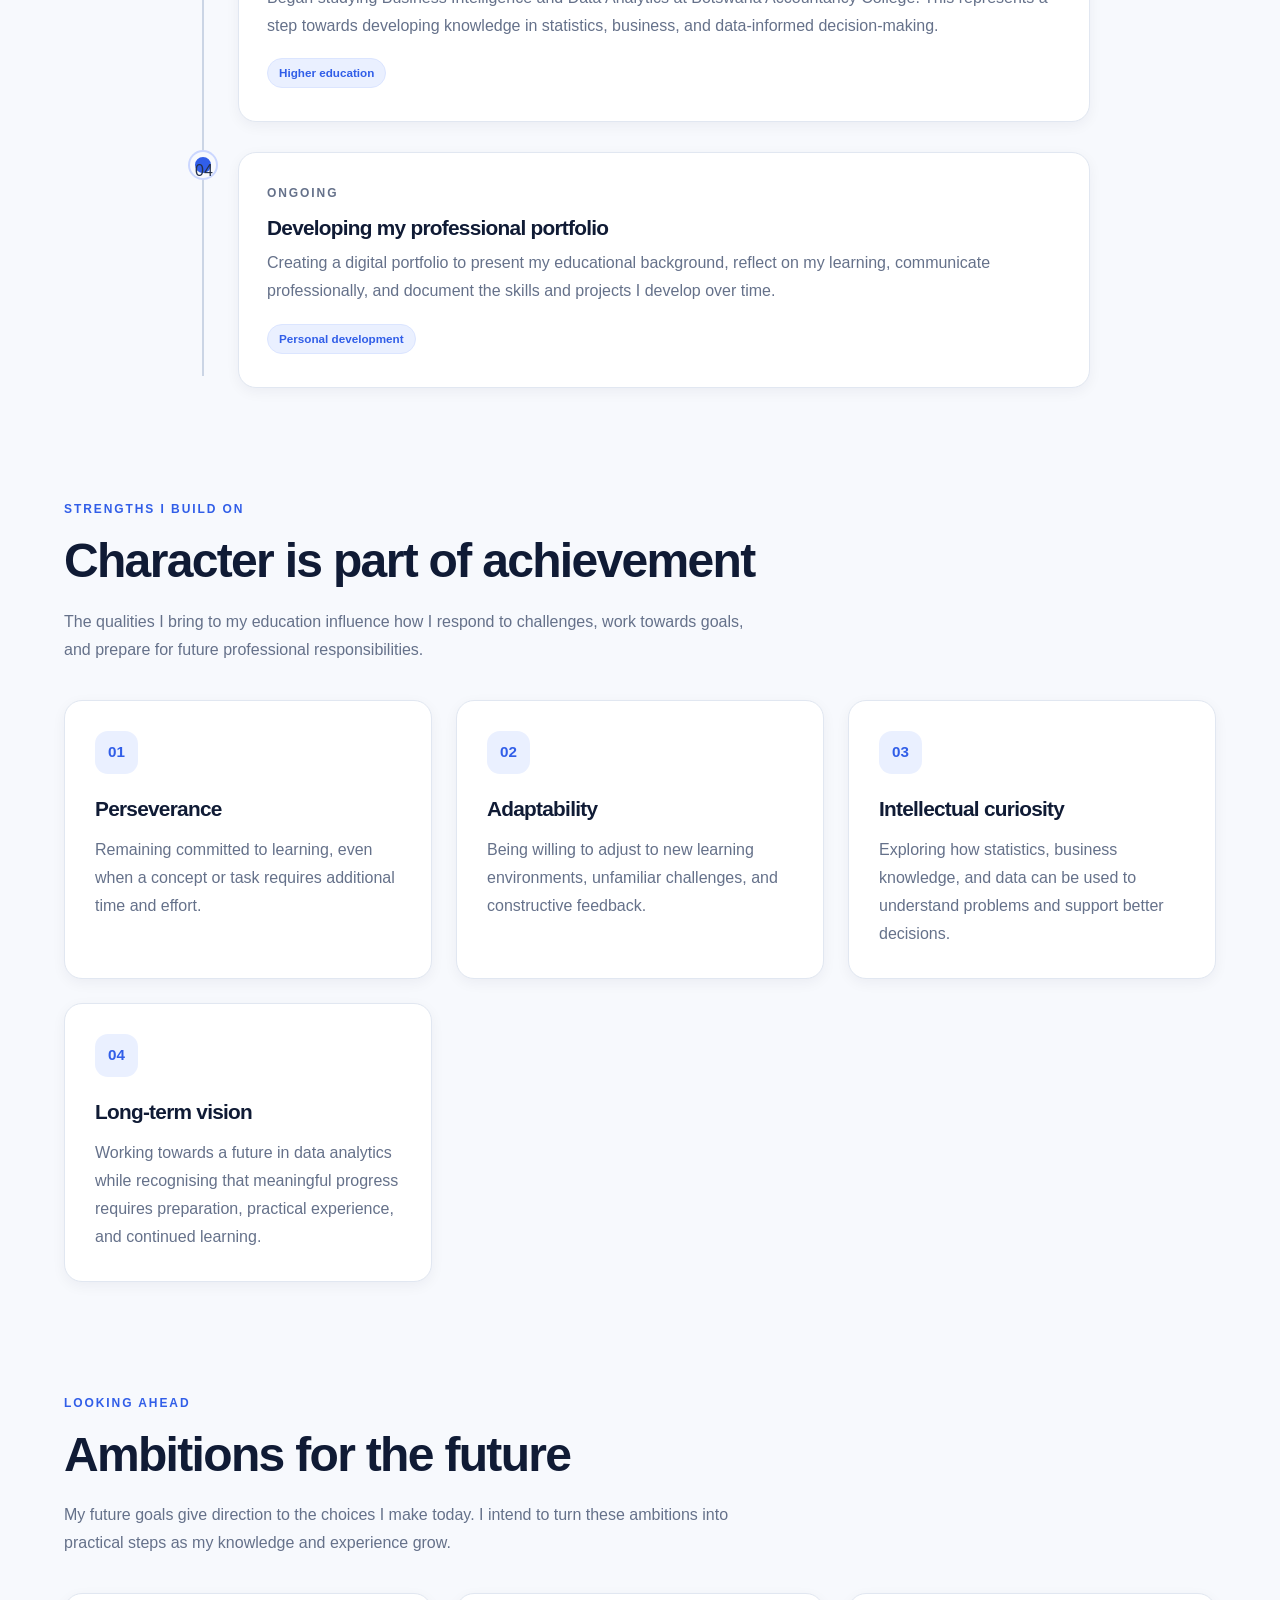
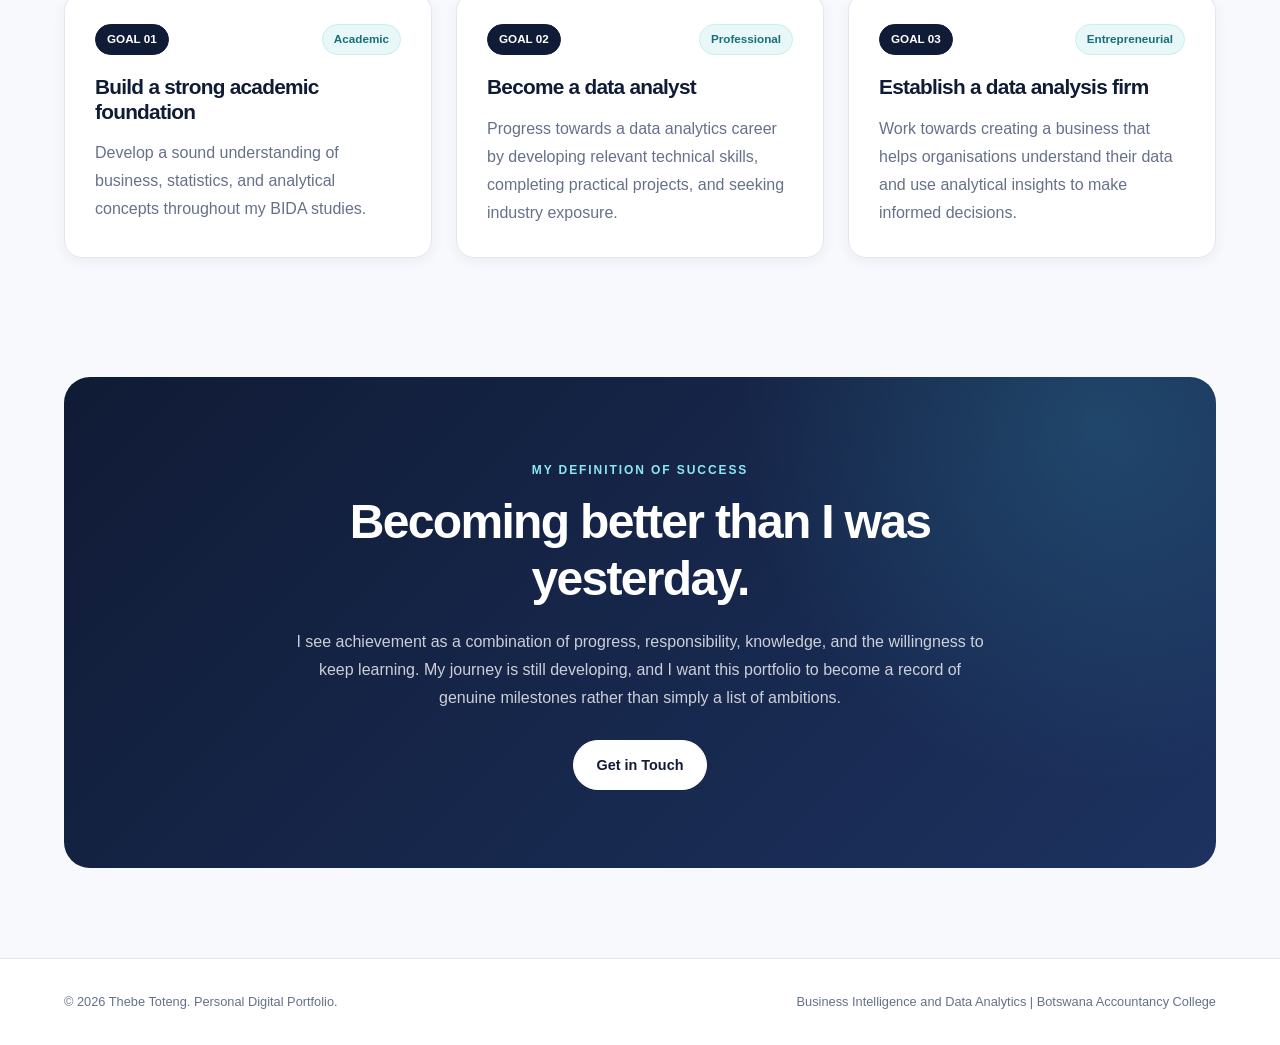
<file: achievements.html>
<!DOCTYPE html>
<html lang="en">
<head>
    <meta charset="UTF-8">
    <meta name="viewport" content="width=device-width, initial-scale=1.0">

    <meta name="description" content="The academic milestones, personal strengths, learning goals, and professional ambitions of Thebe Toteng.">

    <title>Achievements &amp; Goals | Thebe Toteng</title>

    <link rel="stylesheet" href="style.css">
</head>

<body>

    <header class="site-header">
        <a href="index.html" class="brand">TT<span>.</span></a>

        <nav class="main-nav" aria-label="Main navigation">
            <a href="index.html">Home</a>
            <a href="about.html">About Me</a>
            <a href="cv.html">CV</a>
            <a href="reflection.html">Reflection</a>
            <a href="group-reflection.html">Group Reflection</a>
            <a href="skills-projects.html">Skills &amp; Projects</a>
            <a href="application-letter.html">Application Letter</a>
            <a href="email-template.html">Email Template</a>
            <a href="study-resources.html">Study Resources</a>
            <a href="achievements.html" aria-current="page">Achievements</a>
            <a href="contact.html">Contact</a>
        </nav>
    </header>

    <main>

        <section class="page-hero">
            <p class="eyebrow">MILESTONES • PERSONAL GROWTH • AMBITION</p>

            <h1>Progress Worth <span>Celebrating.</span></h1>

            <p class="hero-description">
                Recognising the milestones that have shaped my journey,
                the strengths that guide me, and the goals that motivate
                my continued development.
            </p>
        </section>

        <section class="content-section">
            <div class="section-heading">
                <p class="eyebrow">MY JOURNEY SO FAR</p>
                <h2>Milestones that matter</h2>

                <p>
                    Achievement is not limited to awards and certificates.
                    It also includes educational progress, taking on new
                    challenges, and building the foundations for future
                    opportunities.
                </p>
            </div>

            <div class="timeline">

                <article class="timeline-item">
                    <span class="timeline-marker">01</span>

                    <div class="timeline-content">
                        <p class="eyebrow">2023–2024</p>
                        <h3>Completing secondary education</h3>

                        <p>
                            Completed secondary education at Lotsane
                            Senior Secondary School and obtained the
                            Botswana General Certificate of Secondary
                            Education (BGCSE).
                        </p>

                        <span class="achievement-tag">Academic milestone</span>
                    </div>
                </article>

                <article class="timeline-item">
                    <span class="timeline-marker">02</span>

                    <div class="timeline-content">
                        <p class="eyebrow">2025</p>
                        <h3>Continuing my educational journey</h3>

                        <p>
                            Continued my education through CrackIt.
                            Further details about the programme, learning
                            outcomes, and any qualifications can be added
                            once confirmed.
                        </p>

                        <span class="achievement-tag">Educational development</span>
                    </div>
                </article>

                <article class="timeline-item">
                    <span class="timeline-marker">03</span>

                    <div class="timeline-content">
                        <p class="eyebrow">CURRENT</p>
                        <h3>Beginning my BIDA journey</h3>

                        <p>
                            Began studying Business Intelligence and Data
                            Analytics at Botswana Accountancy College.
                            This represents a step towards developing
                            knowledge in statistics, business, and
                            data-informed decision-making.
                        </p>

                        <span class="achievement-tag">Higher education</span>
                    </div>
                </article>

                <article class="timeline-item">
                    <span class="timeline-marker">04</span>

                    <div class="timeline-content">
                        <p class="eyebrow">ONGOING</p>
                        <h3>Developing my professional portfolio</h3>

                        <p>
                            Creating a digital portfolio to present my
                            educational background, reflect on my learning,
                            communicate professionally, and document
                            the skills and projects I develop over time.
                        </p>

                        <span class="achievement-tag">Personal development</span>
                    </div>
                </article>

            </div>
        </section>

        <section class="content-section">
            <div class="section-heading">
                <p class="eyebrow">STRENGTHS I BUILD ON</p>
                <h2>Character is part of achievement</h2>

                <p>
                    The qualities I bring to my education influence how
                    I respond to challenges, work towards goals, and
                    prepare for future professional responsibilities.
                </p>
            </div>

            <div class="card-grid">

                <article class="content-card">
                    <span class="card-number">01</span>
                    <h3>Perseverance</h3>

                    <p>
                        Remaining committed to learning, even when a
                        concept or task requires additional time and effort.
                    </p>
                </article>

                <article class="content-card">
                    <span class="card-number">02</span>
                    <h3>Adaptability</h3>

                    <p>
                        Being willing to adjust to new learning environments,
                        unfamiliar challenges, and constructive feedback.
                    </p>
                </article>

                <article class="content-card">
                    <span class="card-number">03</span>
                    <h3>Intellectual curiosity</h3>

                    <p>
                        Exploring how statistics, business knowledge,
                        and data can be used to understand problems
                        and support better decisions.
                    </p>
                </article>

                <article class="content-card">
                    <span class="card-number">04</span>
                    <h3>Long-term vision</h3>

                    <p>
                        Working towards a future in data analytics while
                        recognising that meaningful progress requires
                        preparation, practical experience, and continued learning.
                    </p>
                </article>

            </div>
        </section>

        <section class="content-section">
            <div class="section-heading">
                <p class="eyebrow">LOOKING AHEAD</p>
                <h2>Ambitions for the future</h2>

                <p>
                    My future goals give direction to the choices I make
                    today. I intend to turn these ambitions into practical
                    steps as my knowledge and experience grow.
                </p>
            </div>

            <div class="project-grid">

                <article class="project-card">
                    <div class="project-topline">
                        <span class="project-label">GOAL 01</span>
                        <span class="project-type">Academic</span>
                    </div>

                    <h3>Build a strong academic foundation</h3>

                    <p>
                        Develop a sound understanding of business,
                        statistics, and analytical concepts throughout
                        my BIDA studies.
                    </p>
                </article>

                <article class="project-card">
                    <div class="project-topline">
                        <span class="project-label">GOAL 02</span>
                        <span class="project-type">Professional</span>
                    </div>

                    <h3>Become a data analyst</h3>

                    <p>
                        Progress towards a data analytics career by
                        developing relevant technical skills, completing
                        practical projects, and seeking industry exposure.
                    </p>
                </article>

                <article class="project-card">
                    <div class="project-topline">
                        <span class="project-label">GOAL 03</span>
                        <span class="project-type">Entrepreneurial</span>
                    </div>

                    <h3>Establish a data analysis firm</h3>

                    <p>
                        Work towards creating a business that helps
                        organisations understand their data and use
                        analytical insights to make informed decisions.
                    </p>
                </article>

            </div>
        </section>

        <section class="closing-section">
            <p class="eyebrow">MY DEFINITION OF SUCCESS</p>

            <h2>Becoming better than I was yesterday.</h2>

            <p>
                I see achievement as a combination of progress,
                responsibility, knowledge, and the willingness to keep
                learning. My journey is still developing, and I want
                this portfolio to become a record of genuine milestones
                rather than simply a list of ambitions.
            </p>

            <a href="contact.html" class="button">
                Get in Touch
            </a>
        </section>

    </main>

    <footer class="site-footer">
        <p>&copy; 2026 Thebe Toteng. Personal Digital Portfolio.</p>
        <p>Business Intelligence and Data Analytics | Botswana Accountancy College</p>
    </footer>

</body>
</html>
</file>
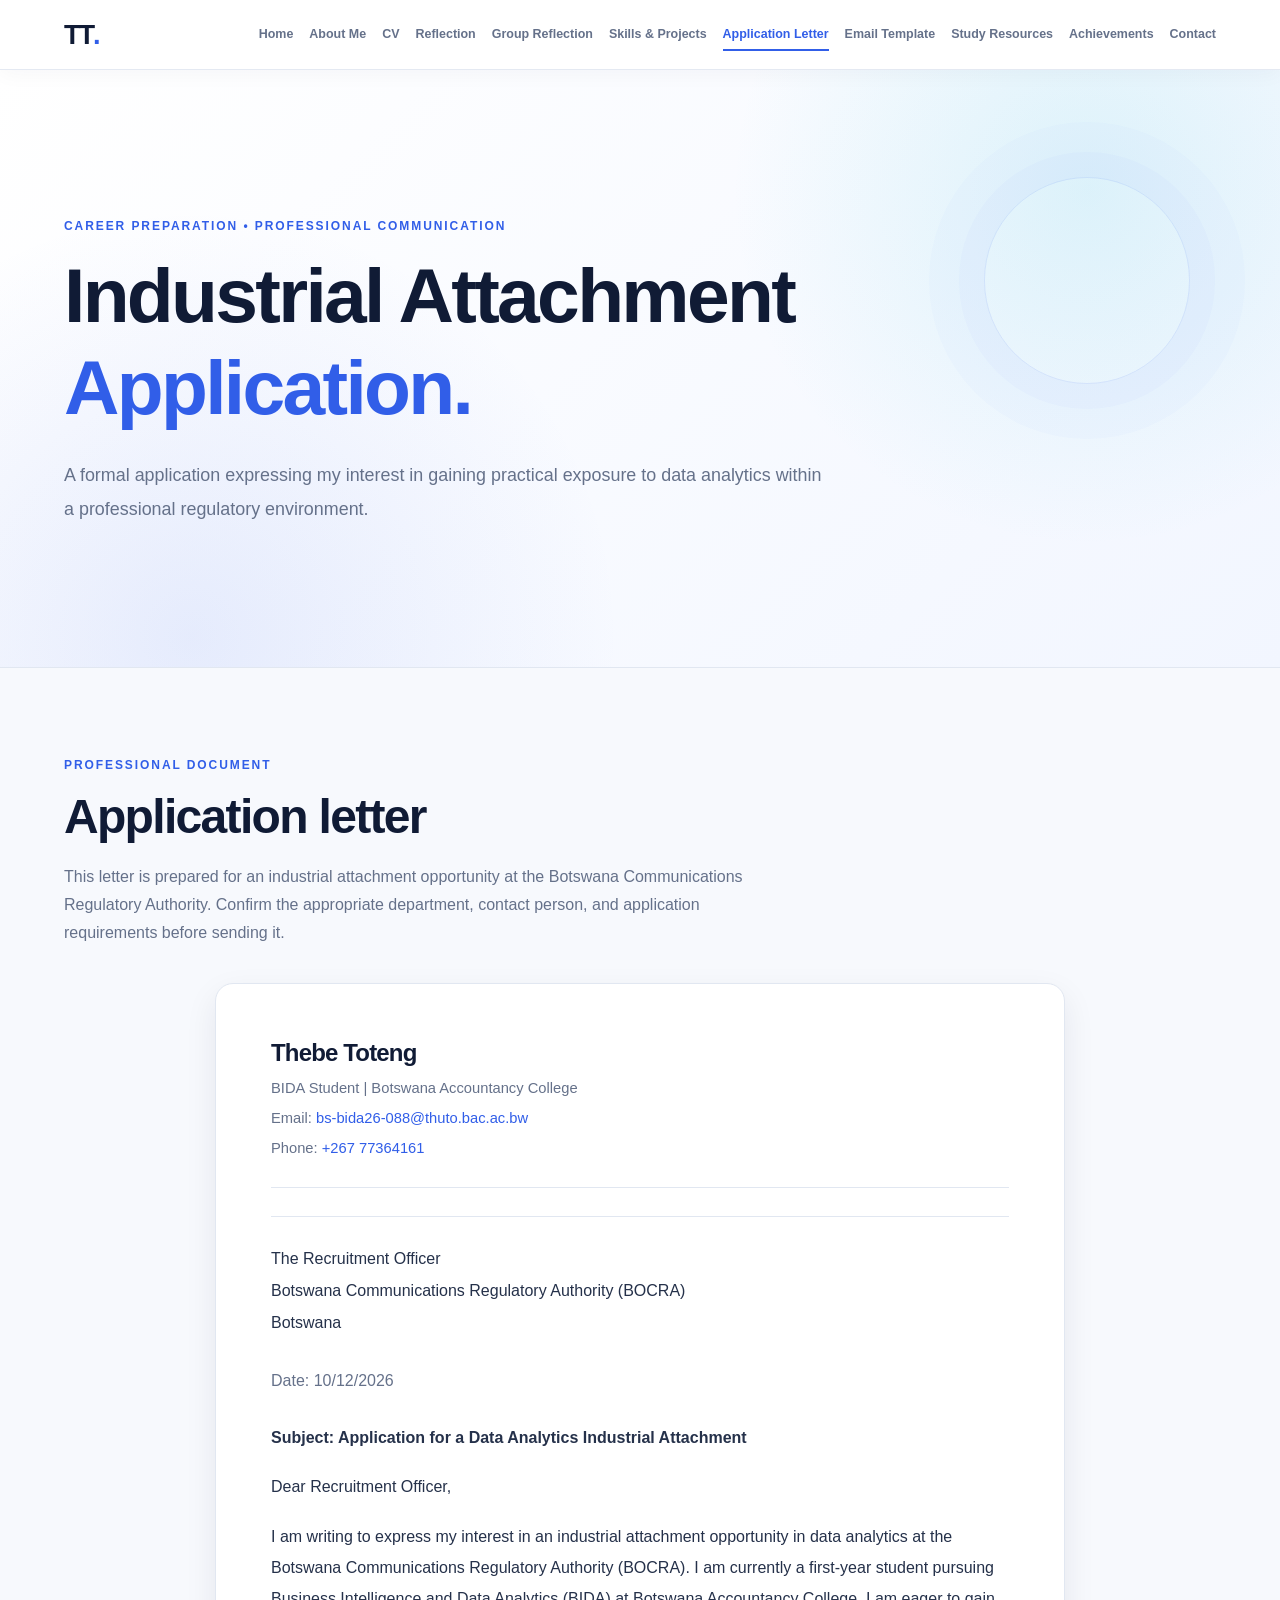
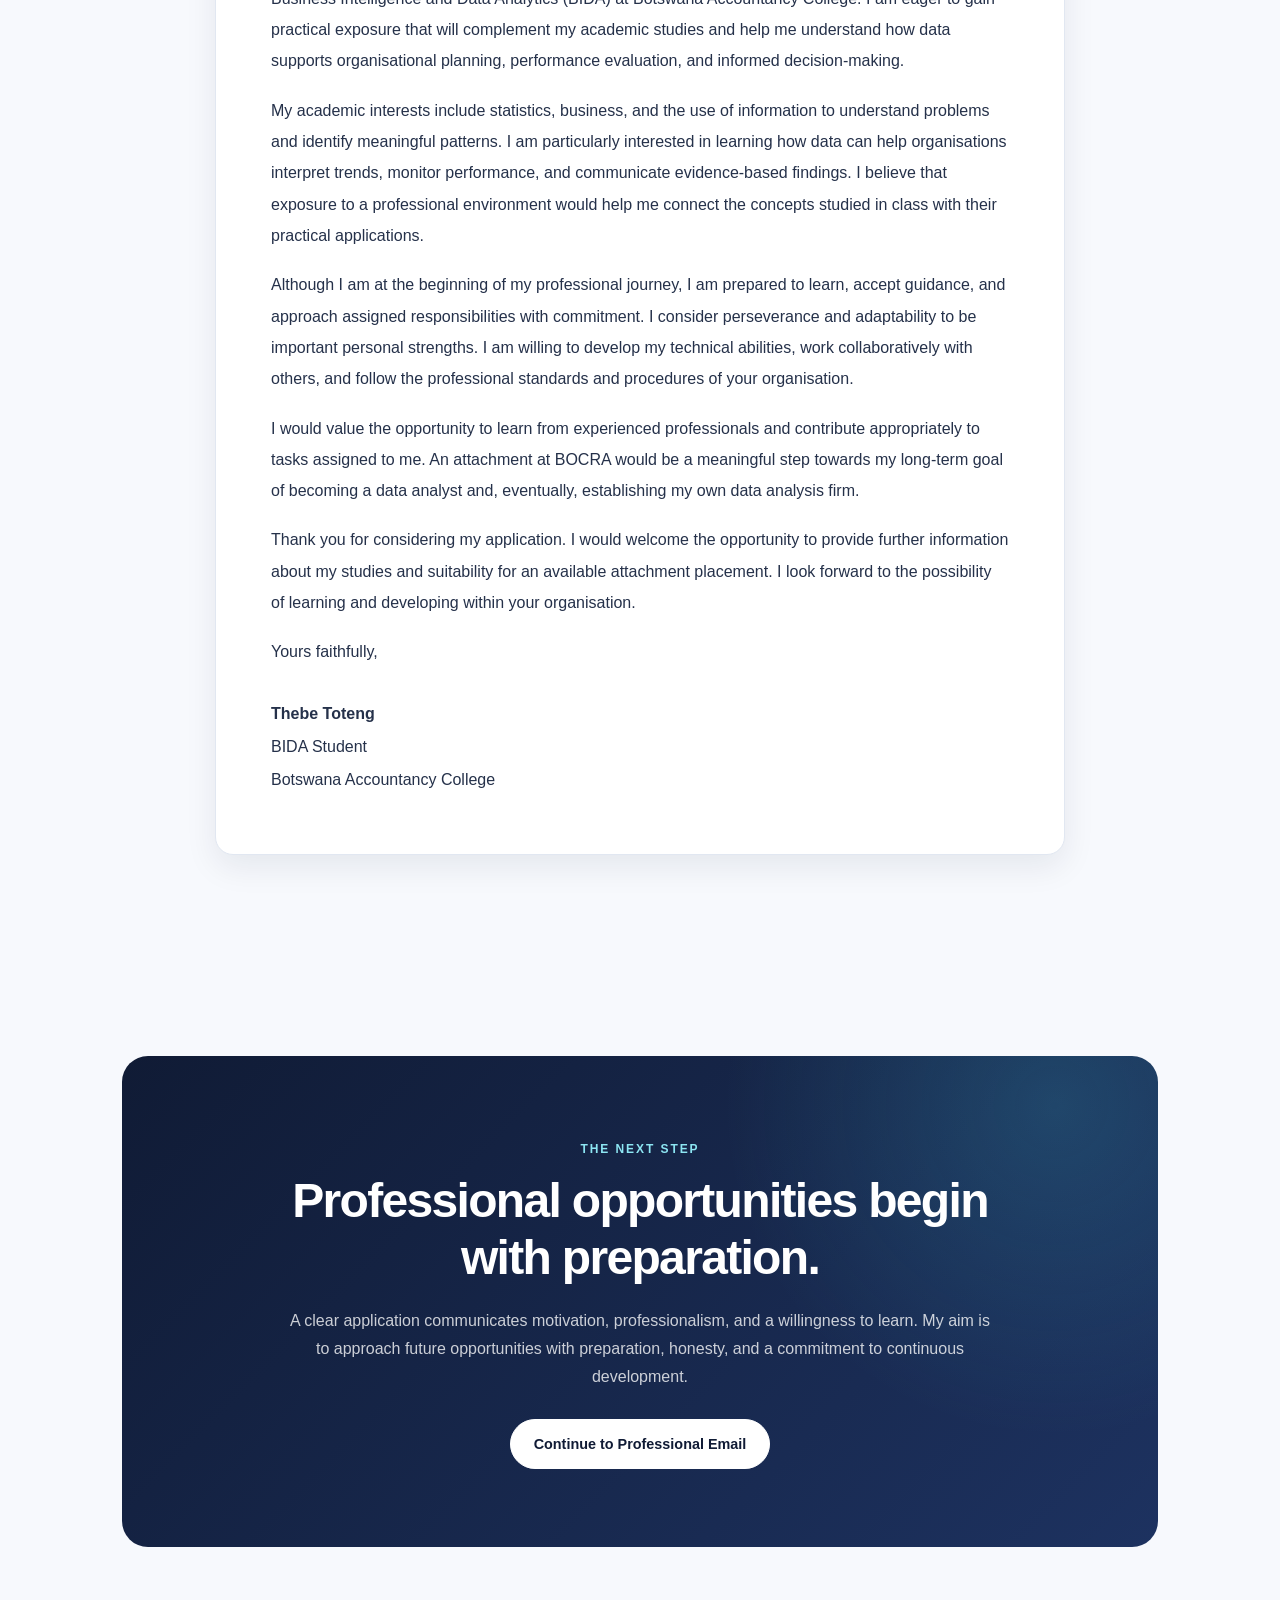
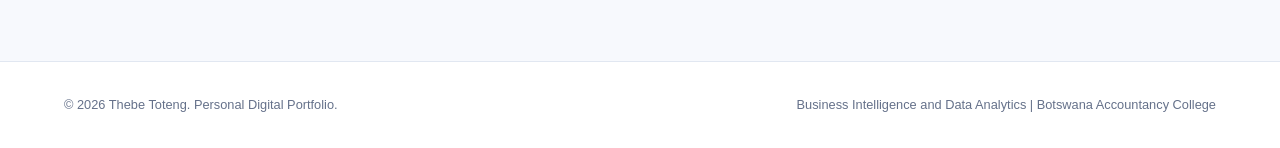
<file: application-letter.html>
<!DOCTYPE html>
<html lang="en">
<head>
    <meta charset="UTF-8">
    <meta name="viewport" content="width=device-width, initial-scale=1.0">

    <meta name="description" content="Industrial attachment application letter for a data analytics opportunity at the Botswana Communications Regulatory Authority (BOCRA).">

    <title>Industrial Attachment Application | Thebe Toteng</title>

    <link rel="stylesheet" href="style.css">
</head>

<body>

    <header class="site-header">
        <a href="index.html" class="brand">TT<span>.</span></a>

        <nav class="main-nav" aria-label="Main navigation">
            <a href="index.html">Home</a>
            <a href="about.html">About Me</a>
            <a href="cv.html">CV</a>
            <a href="reflection.html">Reflection</a>
            <a href="group-reflection.html">Group Reflection</a>
            <a href="skills-projects.html">Skills &amp; Projects</a>
            <a href="application-letter.html" aria-current="page">Application Letter</a>
            <a href="email-template.html">Email Template</a>
            <a href="study-resources.html">Study Resources</a>
            <a href="achievements.html">Achievements</a>
            <a href="contact.html">Contact</a>
        </nav>
    </header>

    <main>

        <section class="page-hero">
            <p class="eyebrow">CAREER PREPARATION • PROFESSIONAL COMMUNICATION</p>

            <h1>Industrial Attachment <span>Application.</span></h1>

            <p class="hero-description">
                A formal application expressing my interest in gaining
                practical exposure to data analytics within a professional
                regulatory environment.
            </p>
        </section>

        <section class="content-section">
            <div class="section-heading">
                <p class="eyebrow">PROFESSIONAL DOCUMENT</p>
                <h2>Application letter</h2>

                <p>
                    This letter is prepared for an industrial attachment
                    opportunity at the Botswana Communications Regulatory
                    Authority. Confirm the appropriate department, contact
                    person, and application requirements before sending it.
                </p>
            </div>

            <article class="letter-document">

                <div class="letter-header">
                    <h2>Thebe Toteng</h2>
                    <p>BIDA Student | Botswana Accountancy College</p>
                    <p>
                        Email:
                        <a href="mailto:bs-bida26-088@thuto.bac.ac.bw">
                            bs-bida26-088@thuto.bac.ac.bw
                        </a>
                    </p>
                    <p>
                        Phone:
                        <a href="tel:+26777364161">+267 77364161</a>
                    </p>
                </div>

                <div class="letter-divider"></div>

                <div class="letter-recipient">
                    <p>The Recruitment Officer</p>
                    <p>Botswana Communications Regulatory Authority (BOCRA)</p>
                    <p>Botswana</p>
                </div>

                <p class="letter-date">Date: 10/12/2026</p>

                <p><strong>Subject: Application for a Data Analytics Industrial Attachment</strong></p>

                <p>Dear Recruitment Officer,</p>

                <p>
                    I am writing to express my interest in an industrial
                    attachment opportunity in data analytics at the
                    Botswana Communications Regulatory Authority (BOCRA).
                    I am currently a first-year student pursuing Business
                    Intelligence and Data Analytics (BIDA) at Botswana
                    Accountancy College. I am eager to gain practical
                    exposure that will complement my academic studies and
                    help me understand how data supports organisational
                    planning, performance evaluation, and informed
                    decision-making.
                </p>

                <p>
                    My academic interests include statistics, business,
                    and the use of information to understand problems and
                    identify meaningful patterns. I am particularly
                    interested in learning how data can help organisations
                    interpret trends, monitor performance, and communicate
                    evidence-based findings. I believe that exposure to a
                    professional environment would help me connect the
                    concepts studied in class with their practical
                    applications.
                </p>

                <p>
                    Although I am at the beginning of my professional
                    journey, I am prepared to learn, accept guidance, and
                    approach assigned responsibilities with commitment.
                    I consider perseverance and adaptability to be important
                    personal strengths. I am willing to develop my
                    technical abilities, work collaboratively with others,
                    and follow the professional standards and procedures
                    of your organisation.
                </p>

                <p>
                    I would value the opportunity to learn from experienced
                    professionals and contribute appropriately to tasks
                    assigned to me. An attachment at BOCRA would be a
                    meaningful step towards my long-term goal of becoming
                    a data analyst and, eventually, establishing my own
                    data analysis firm.
                </p>

                <p>
                    Thank you for considering my application. I would
                    welcome the opportunity to provide further information
                    about my studies and suitability for an available
                    attachment placement. I look forward to the possibility
                    of learning and developing within your organisation.
                </p>

                <p>Yours faithfully,</p>

                <div class="letter-signature">
                    <p><strong>Thebe Toteng</strong></p>
                    <p>BIDA Student</p>
                    <p>Botswana Accountancy College</p>
                </div>

            </article>
        </section>

        <section class="content-section">
        

        <section class="closing-section">
            <p class="eyebrow">THE NEXT STEP</p>

            <h2>Professional opportunities begin with preparation.</h2>

            <p>
                A clear application communicates motivation, professionalism,
                and a willingness to learn. My aim is to approach future
                opportunities with preparation, honesty, and a commitment
                to continuous development.
            </p>

            <a href="email-template.html" class="button">
                Continue to Professional Email
            </a>
        </section>

    </main>

    <footer class="site-footer">
        <p>&copy; 2026 Thebe Toteng. Personal Digital Portfolio.</p>
        <p>Business Intelligence and Data Analytics | Botswana Accountancy College</p>
    </footer>

</body>
</html>
</file>
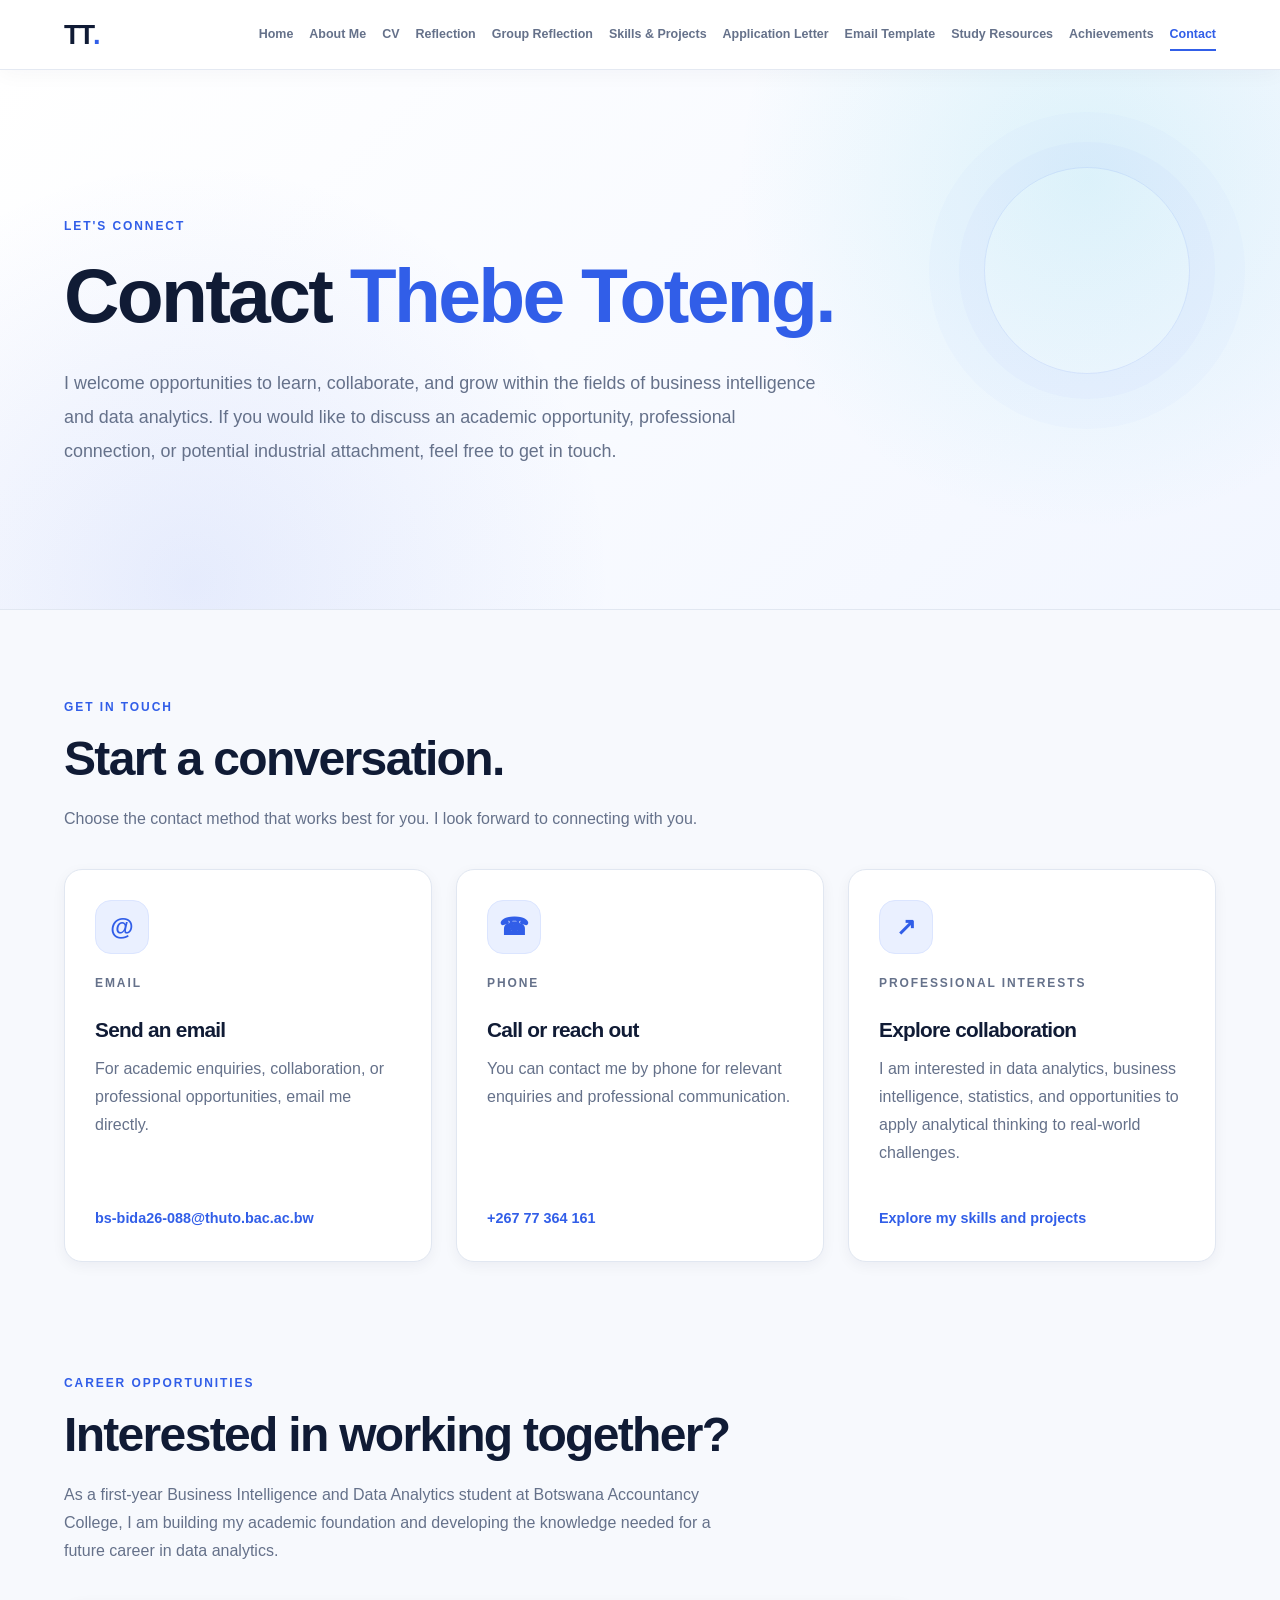
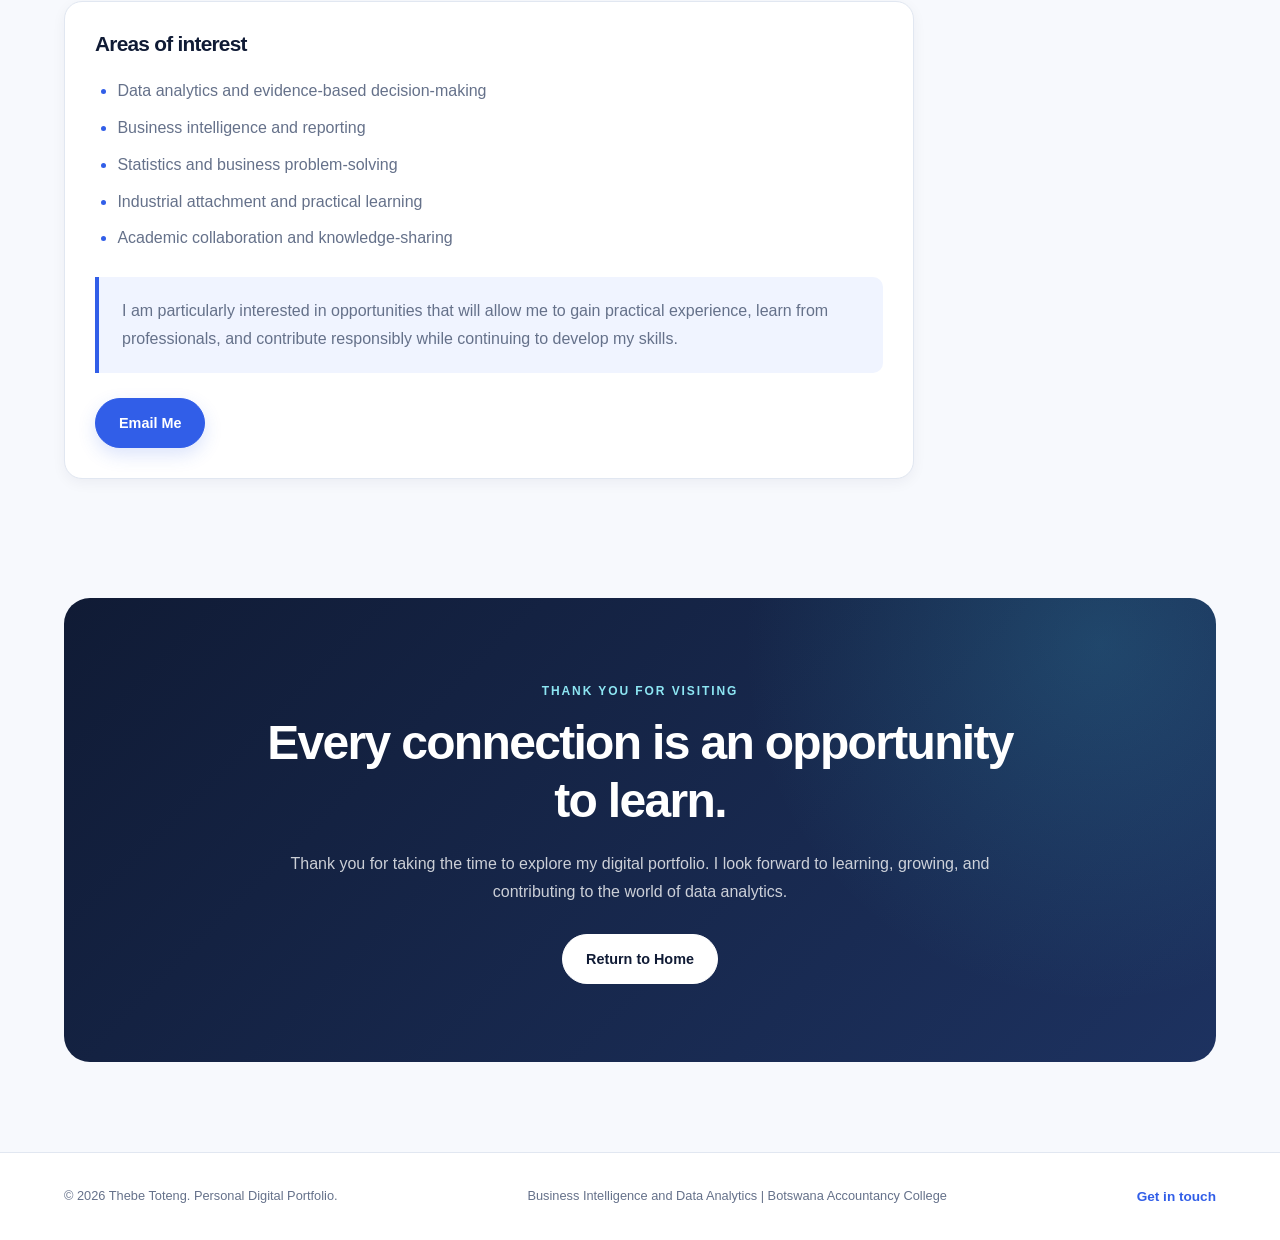
<file: contact.html>
<!DOCTYPE html>
<html lang="en">
<head>
    <meta charset="UTF-8">
    <meta name="viewport" content="width=device-width, initial-scale=1.0">
    <meta name="description" content="Contact Thebe Toteng, a Business Intelligence and Data Analytics student at Botswana Accountancy College.">
    <title>Contact | Thebe Toteng</title>
    <link rel="stylesheet" href="style.css">
</head>

<body>

    <header class="site-header">
        <a href="index.html" class="brand">TT<span>.</span></a>

        <nav class="main-nav" aria-label="Main navigation">
            <a href="index.html">Home</a>
            <a href="about.html">About Me</a>
            <a href="cv.html">CV</a>
            <a href="reflection.html">Reflection</a>
            <a href="group-reflection.html">Group Reflection</a>
            <a href="skills-projects.html">Skills &amp; Projects</a>
            <a href="application-letter.html">Application Letter</a>
            <a href="email-template.html">Email Template</a>
            <a href="study-resources.html">Study Resources</a>
            <a href="achievements.html">Achievements</a>
            <a href="contact.html" aria-current="page">Contact</a>
        </nav>
    </header>

    <main>

        <section class="page-hero">
            <p class="eyebrow">LET'S CONNECT</p>
            <h1>Contact <span>Thebe Toteng.</span></h1>
            <p class="hero-description">
                I welcome opportunities to learn, collaborate, and grow within
                the fields of business intelligence and data analytics. If you
                would like to discuss an academic opportunity, professional
                connection, or potential industrial attachment, feel free to
                get in touch.
            </p>
        </section>

        <section class="content-section">
            <div class="section-heading">
                <p class="eyebrow">GET IN TOUCH</p>
                <h2>Start a conversation.</h2>
                <p>
                    Choose the contact method that works best for you.
                    I look forward to connecting with you.
                </p>
            </div>

            <div class="contact-grid">

                <article class="contact-card">
                    <div class="contact-icon" aria-hidden="true">@</div>
                    <p class="eyebrow">EMAIL</p>
                    <h3>Send an email</h3>
                    <p>
                        For academic enquiries, collaboration, or professional
                        opportunities, email me directly.
                    </p>
                    <a
                        class="contact-method"
                        href="mailto:bs-bida26-088@thuto.bac.ac.bw"
                    >
                        bs-bida26-088@thuto.bac.ac.bw
                    </a>
                </article>

                <article class="contact-card">
                    <div class="contact-icon" aria-hidden="true">☎</div>
                    <p class="eyebrow">PHONE</p>
                    <h3>Call or reach out</h3>
                    <p>
                        You can contact me by phone for relevant enquiries
                        and professional communication.
                    </p>
                    <a
                        class="contact-method"
                        href="tel:+26777364161"
                    >
                        +267 77 364 161
                    </a>
                </article>

                <article class="contact-card">
                    <div class="contact-icon" aria-hidden="true">↗</div>
                    <p class="eyebrow">PROFESSIONAL INTERESTS</p>
                    <h3>Explore collaboration</h3>
                    <p>
                        I am interested in data analytics, business intelligence,
                        statistics, and opportunities to apply analytical
                        thinking to real-world challenges.
                    </p>
                    <a href="skills-projects.html" class="contact-method">
                        Explore my skills and projects
                    </a>
                </article>

            </div>
        </section>

        <section class="content-section contact-opportunity">
            <div class="section-heading">
                <p class="eyebrow">CAREER OPPORTUNITIES</p>
                <h2>Interested in working together?</h2>
                <p>
                    As a first-year Business Intelligence and Data Analytics
                    student at Botswana Accountancy College, I am building my
                    academic foundation and developing the knowledge needed
                    for a future career in data analytics.
                </p>
            </div>

            <div class="content-card">
                <h3>Areas of interest</h3>
                <ul class="contact-interest-list">
                    <li>Data analytics and evidence-based decision-making</li>
                    <li>Business intelligence and reporting</li>
                    <li>Statistics and business problem-solving</li>
                    <li>Industrial attachment and practical learning</li>
                    <li>Academic collaboration and knowledge-sharing</li>
                </ul>

                <p class="contact-note">
                    I am particularly interested in opportunities that will
                    allow me to gain practical experience, learn from
                    professionals, and contribute responsibly while continuing
                    to develop my skills.
                </p>

                <a
                    href="mailto:bs-bida26-088@thuto.bac.ac.bw?subject=Professional%20Opportunity%20Enquiry"
                    class="button"
                >
                    Email Me
                </a>
            </div>
        </section>

        <section class="closing-section">
            <p class="eyebrow">THANK YOU FOR VISITING</p>
            <h2>Every connection is an opportunity to learn.</h2>
            <p>
                Thank you for taking the time to explore my digital portfolio.
                I look forward to learning, growing, and contributing to the
                world of data analytics.
            </p>
            <a href="index.html" class="button">Return to Home</a>
        </section>

    </main>

    <footer class="site-footer">
        <p>© 2026 Thebe Toteng. Personal Digital Portfolio.</p>
        <p>Business Intelligence and Data Analytics | Botswana Accountancy College</p>
        <a href="contact.html">Get in touch</a>
    </footer>

</body>
</html>
</file>
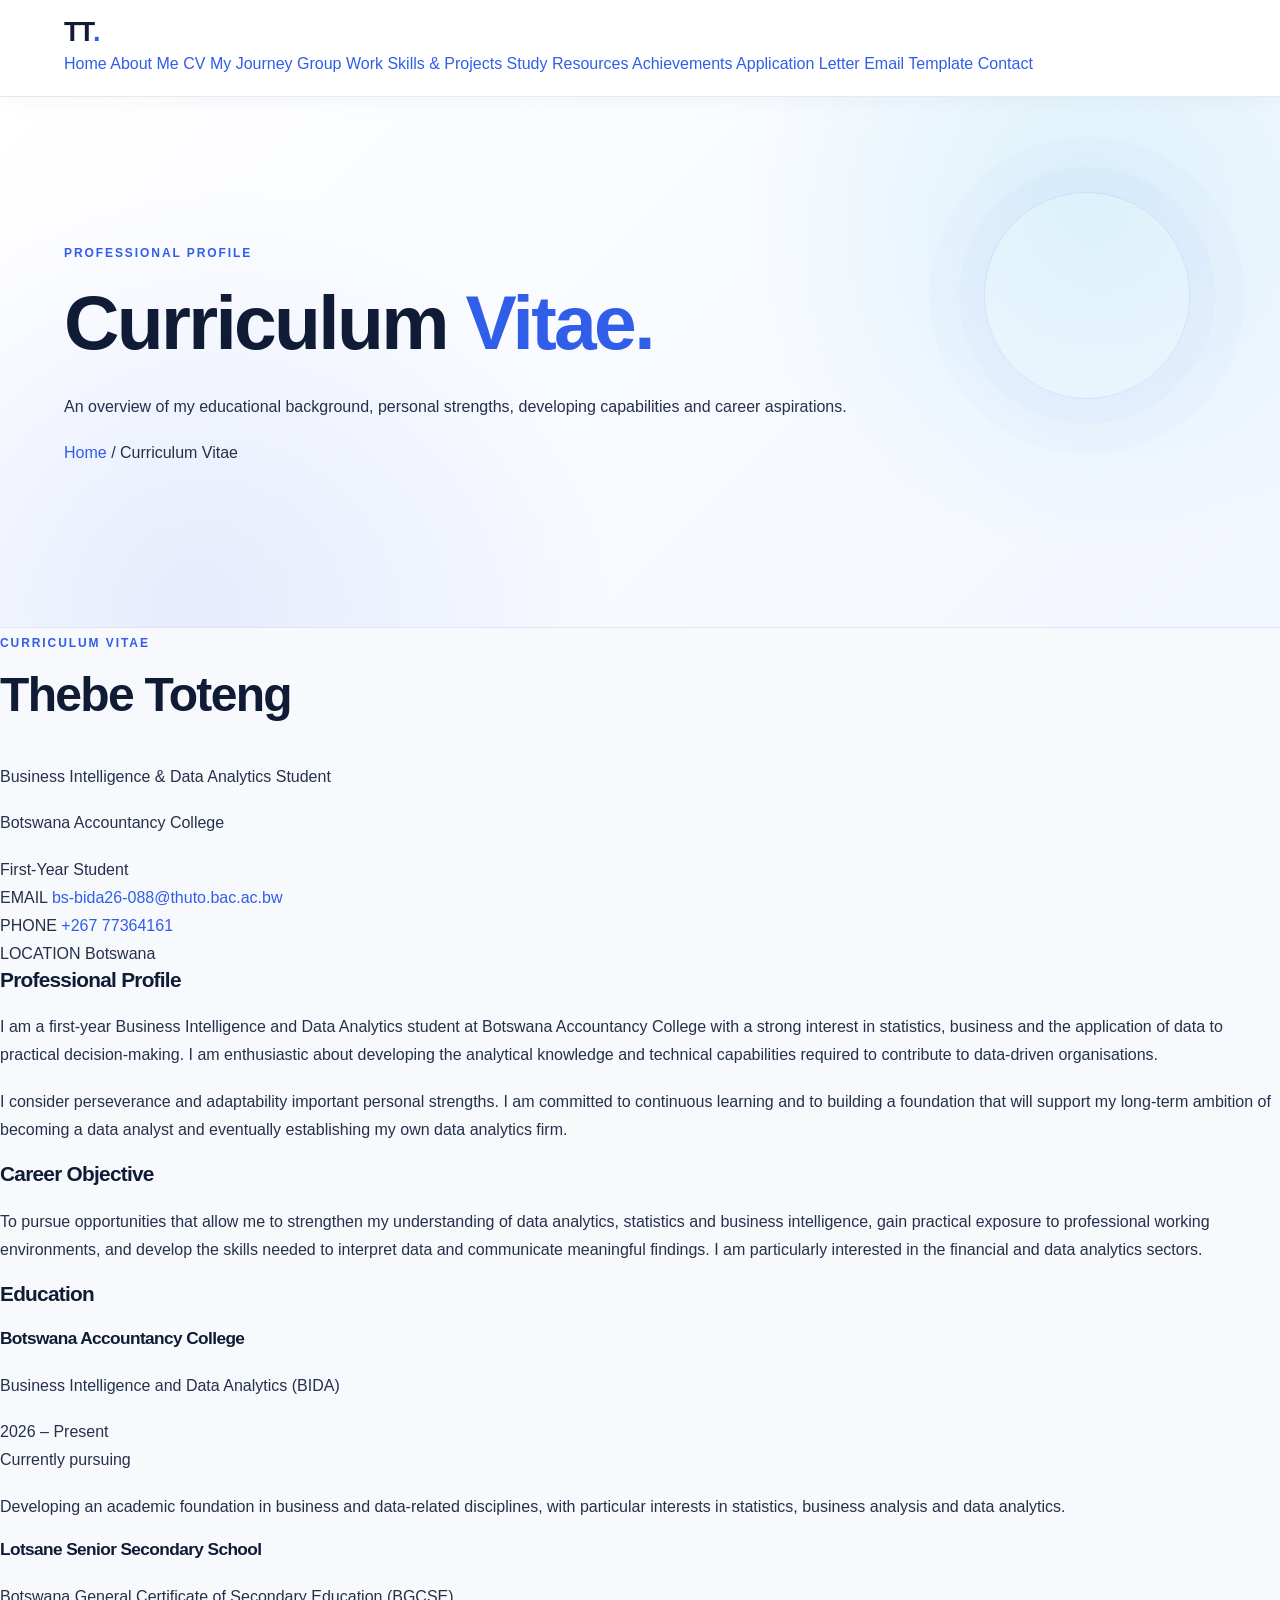
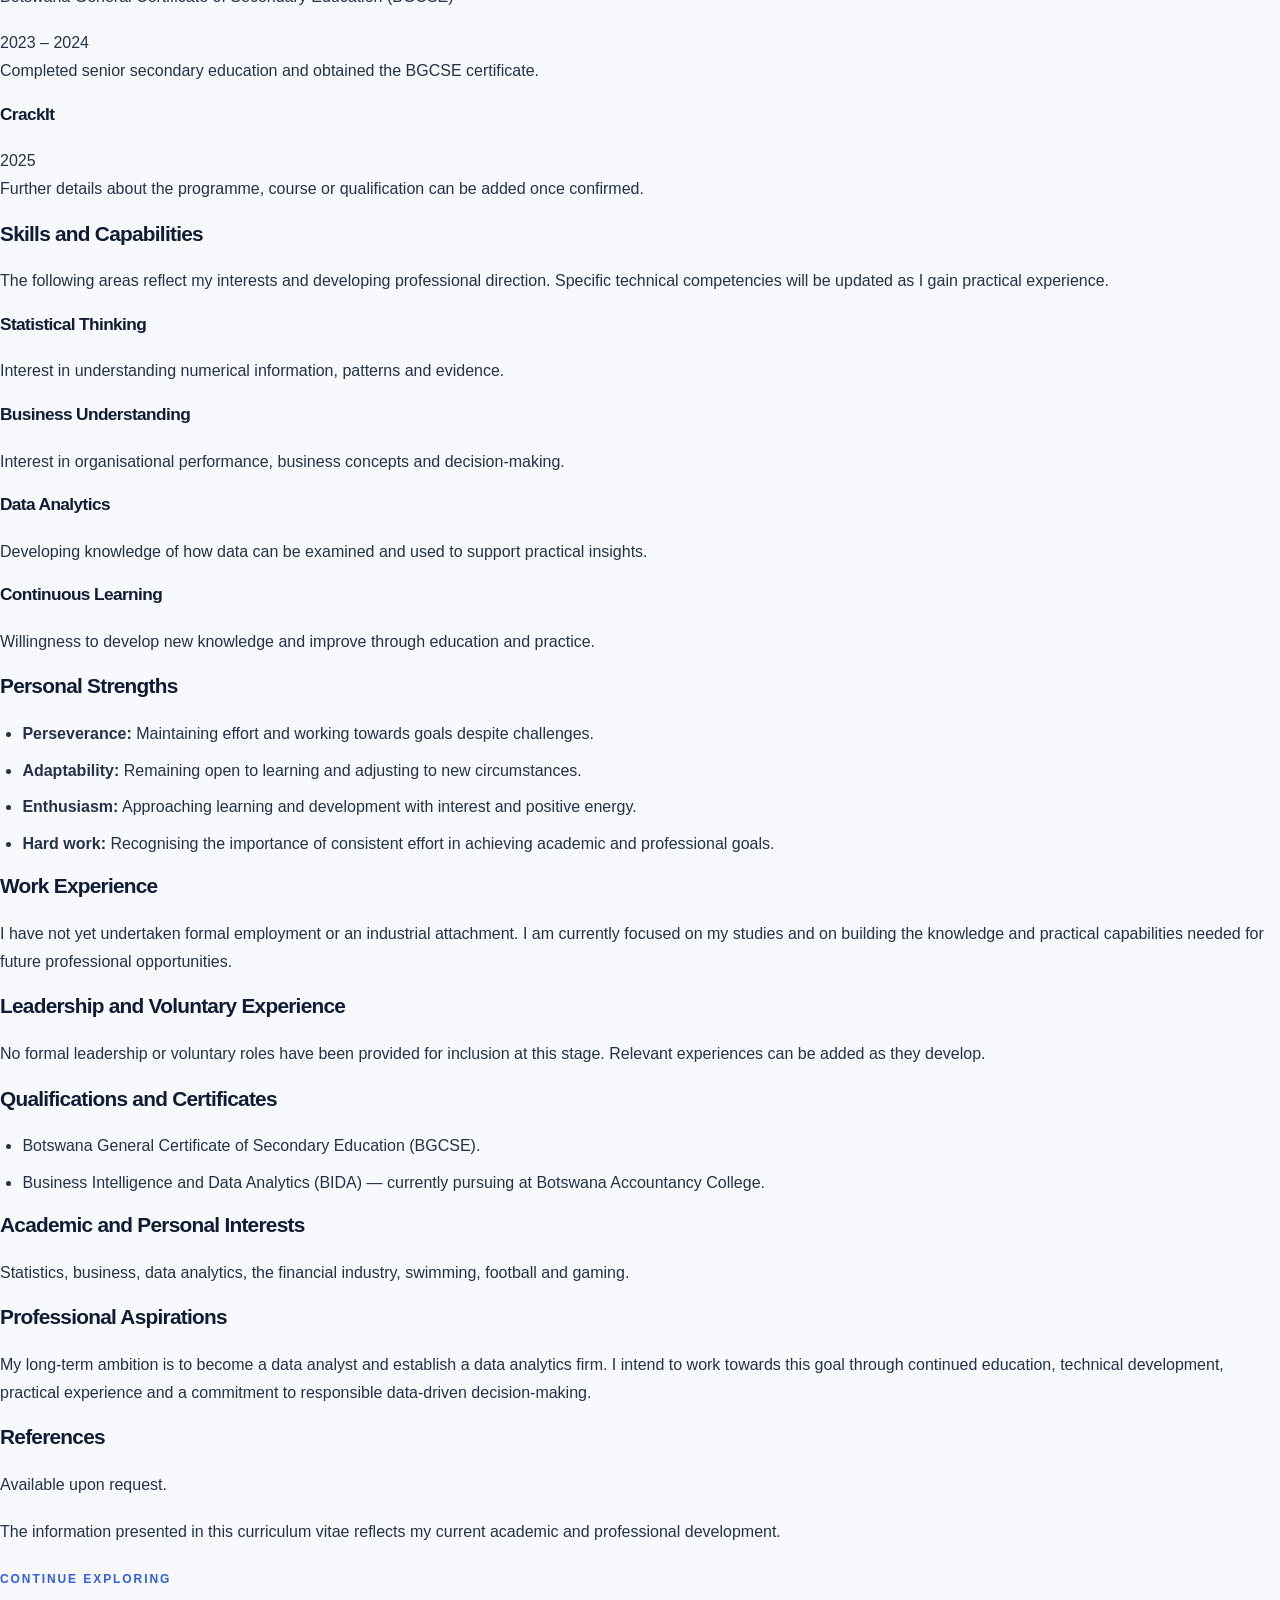
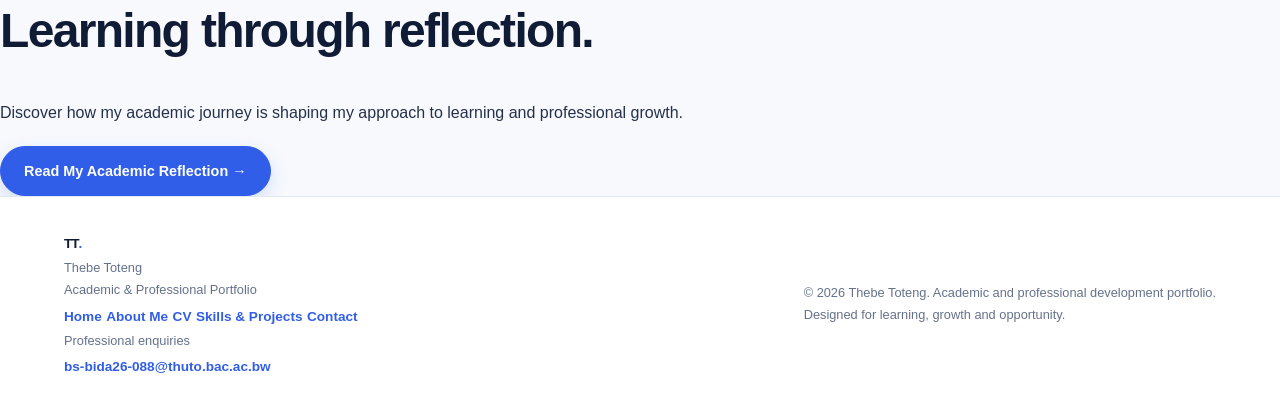
<file: cv.html>
<!DOCTYPE html>
<html lang="en">

<head>
    <meta charset="UTF-8">
    <meta name="viewport" content="width=device-width, initial-scale=1.0">

    <meta name="description"
          content="Curriculum vitae of Thebe Toteng, a BIDA student at Botswana Accountancy College seeking opportunities to develop professionally in data analytics.">

    <meta name="author" content="Thebe Toteng">

    <title>Curriculum Vitae | Thebe Toteng</title>

    <link rel="stylesheet" href="style.css">
</head>

<body>

    <!-- HEADER AND NAVIGATION -->

    <header class="site-header">

        <div class="container header-inner">

            <a href="index.html" class="brand" aria-label="Thebe Toteng home">
                TT<span class="brand-dot">.</span>
            </a>

            <nav class="main-navigation" aria-label="Main navigation">

                <a href="index.html" class="nav-link">Home</a>
                <a href="about.html" class="nav-link">About Me</a>
                <a href="cv.html" class="nav-link active"
                   aria-current="page">CV</a>
                <a href="reflection.html" class="nav-link">My Journey</a>
                <a href="group-reflection.html" class="nav-link">Group Work</a>
                <a href="skills-projects.html" class="nav-link">Skills &amp; Projects</a>
                <a href="study-resources.html" class="nav-link">Study Resources</a>
                <a href="achievements.html" class="nav-link">Achievements</a>
                <a href="application-letter.html" class="nav-link">Application Letter</a>
                <a href="email-template.html" class="nav-link">Email Template</a>
                <a href="contact.html" class="nav-link">Contact</a>

            </nav>

        </div>

    </header>


    <main>

        <!-- PAGE INTRODUCTION -->

        <section class="page-hero">

            <div class="container">

                <p class="eyebrow">PROFESSIONAL PROFILE</p>

                <h1>
                    Curriculum <span class="accent-text">Vitae.</span>
                </h1>

                <p class="page-intro">
                    An overview of my educational background, personal
                    strengths, developing capabilities and career aspirations.
                </p>

                <p class="breadcrumb">
                    <a href="index.html">Home</a>
                    <span aria-hidden="true">/</span>
                    Curriculum Vitae
                </p>

            </div>

        </section>


        <!-- CV CONTENT -->

        <section class="cv-section section-padding">

            <div class="container">

                <div class="cv-document">

                    <!-- CV HEADER -->

                    <div class="cv-header">

                        <div class="cv-identity">

                            <p class="eyebrow">CURRICULUM VITAE</p>

                            <h2>Thebe Toteng</h2>

                            <p class="cv-professional-title">
                                Business Intelligence &amp; Data Analytics Student
                            </p>

                            <p class="cv-institution">
                                Botswana Accountancy College
                            </p>

                        </div>

                        <div class="cv-status">
                            <span class="status-label">
                                First-Year Student
                            </span>
                        </div>

                    </div>


                    <!-- CONTACT DETAILS -->

                    <div class="cv-contact-grid">

                        <div class="cv-contact-item">

                            <span class="cv-contact-label">EMAIL</span>

                            <a href="mailto:bs-bida26-088@thuto.bac.ac.bw">
                                bs-bida26-088@thuto.bac.ac.bw
                            </a>

                        </div>

                        <div class="cv-contact-item">

                            <span class="cv-contact-label">PHONE</span>

                            <a href="tel:+26777364161">
                                +267 77364161
                            </a>

                        </div>

                        <div class="cv-contact-item">

                            <span class="cv-contact-label">LOCATION</span>

                            <span>Botswana</span>

                        </div>

                    </div>


                    <!-- PERSONAL PROFILE -->

                    <section class="cv-block">

                        <h3 class="cv-section-title">
                            Professional Profile
                        </h3>

                        <p>
                            I am a first-year Business Intelligence and
                            Data Analytics student at Botswana Accountancy
                            College with a strong interest in statistics,
                            business and the application of data to
                            practical decision-making. I am enthusiastic
                            about developing the analytical knowledge
                            and technical capabilities required to
                            contribute to data-driven organisations.
                        </p>

                        <p>
                            I consider perseverance and adaptability
                            important personal strengths. I am committed
                            to continuous learning and to building a
                            foundation that will support my long-term
                            ambition of becoming a data analyst and
                            eventually establishing my own data
                            analytics firm.
                        </p>

                    </section>


                    <!-- CAREER OBJECTIVE -->

                    <section class="cv-block">

                        <h3 class="cv-section-title">
                            Career Objective
                        </h3>

                        <p>
                            To pursue opportunities that allow me to
                            strengthen my understanding of data analytics,
                            statistics and business intelligence, gain
                            practical exposure to professional working
                            environments, and develop the skills needed
                            to interpret data and communicate meaningful
                            findings. I am particularly interested in
                            the financial and data analytics sectors.
                        </p>

                    </section>


                    <!-- EDUCATION -->

                    <section class="cv-block">

                        <h3 class="cv-section-title">
                            Education
                        </h3>

                        <article class="cv-entry">

                            <div class="cv-entry-heading">

                                <div>
                                    <h4>Botswana Accountancy College</h4>

                                    <p class="cv-entry-subtitle">
                                        Business Intelligence and Data Analytics
                                        (BIDA)
                                    </p>
                                </div>

                                <span class="cv-date">
                                    2026 – Present
                                </span>

                            </div>

                            <p class="cv-entry-status">
                                Currently pursuing
                            </p>

                            <p>
                                Developing an academic foundation in
                                business and data-related disciplines,
                                with particular interests in statistics,
                                business analysis and data analytics.
                            </p>

                        </article>


                        <article class="cv-entry">

                            <div class="cv-entry-heading">

                                <div>
                                    <h4>Lotsane Senior Secondary School</h4>

                                    <p class="cv-entry-subtitle">
                                        Botswana General Certificate of
                                        Secondary Education (BGCSE)
                                    </p>
                                </div>

                                <span class="cv-date">
                                    2023 – 2024
                                </span>

                            </div>

                            <p>
                                Completed senior secondary education
                                and obtained the BGCSE certificate.
                            </p>

                        </article>


                        <article class="cv-entry">

                            <div class="cv-entry-heading">

                                <div>
                                    <h4>CrackIt</h4>

                                </div>

                                <span class="cv-date">
                                    2025
                                </span>

                            </div>

                            <p>
                                Further details about the programme,
                                course or qualification can be added
                                once confirmed.
                            </p>

                        </article>

                    </section>


                    <!-- SKILLS -->

                    <section class="cv-block">

                        <h3 class="cv-section-title">
                            Skills and Capabilities
                        </h3>

                        <p>
                            The following areas reflect my interests
                            and developing professional direction.
                            Specific technical competencies will be
                            updated as I gain practical experience.
                        </p>

                        <div class="cv-skills-grid">

                            <article class="cv-skill-item">

                                <h4>Statistical Thinking</h4>

                                <p>
                                    Interest in understanding numerical
                                    information, patterns and evidence.
                                </p>

                            </article>


                            <article class="cv-skill-item">

                                <h4>Business Understanding</h4>

                                <p>
                                    Interest in organisational performance,
                                    business concepts and decision-making.
                                </p>

                            </article>


                            <article class="cv-skill-item">

                                <h4>Data Analytics</h4>

                                <p>
                                    Developing knowledge of how data
                                    can be examined and used to support
                                    practical insights.
                                </p>

                            </article>


                            <article class="cv-skill-item">

                                <h4>Continuous Learning</h4>

                                <p>
                                    Willingness to develop new knowledge
                                    and improve through education and practice.
                                </p>

                            </article>

                        </div>

                    </section>


                    <!-- PERSONAL STRENGTHS -->

                    <section class="cv-block">

                        <h3 class="cv-section-title">
                            Personal Strengths
                        </h3>

                        <ul class="cv-list">

                            <li>
                                <strong>Perseverance:</strong>
                                Maintaining effort and working towards
                                goals despite challenges.
                            </li>

                            <li>
                                <strong>Adaptability:</strong>
                                Remaining open to learning and adjusting
                                to new circumstances.
                            </li>

                            <li>
                                <strong>Enthusiasm:</strong>
                                Approaching learning and development
                                with interest and positive energy.
                            </li>

                            <li>
                                <strong>Hard work:</strong>
                                Recognising the importance of consistent
                                effort in achieving academic and
                                professional goals.
                            </li>

                        </ul>

                    </section>


                    <!-- WORK EXPERIENCE -->

                    <section class="cv-block">

                        <h3 class="cv-section-title">
                            Work Experience
                        </h3>

                        <p>
                            I have not yet undertaken formal employment
                            or an industrial attachment. I am currently
                            focused on my studies and on building the
                            knowledge and practical capabilities needed
                            for future professional opportunities.
                        </p>

                    </section>


                    <!-- LEADERSHIP AND VOLUNTEERING -->

                    <section class="cv-block">

                        <h3 class="cv-section-title">
                            Leadership and Voluntary Experience
                        </h3>

                        <p>
                            No formal leadership or voluntary roles
                            have been provided for inclusion at this stage.
                            Relevant experiences can be added as they
                            develop.
                        </p>

                    </section>


                    <!-- CERTIFICATION -->

                    <section class="cv-block">

                        <h3 class="cv-section-title">
                            Qualifications and Certificates
                        </h3>

                        <ul class="cv-list">

                            <li>
                                Botswana General Certificate of Secondary
                                Education (BGCSE).
                            </li>

                            <li>
                                Business Intelligence and Data Analytics
                                (BIDA) — currently pursuing at Botswana
                                Accountancy College.
                            </li>

                        </ul>

                    </section>


                    <!-- INTERESTS -->

                    <section class="cv-block">

                        <h3 class="cv-section-title">
                            Academic and Personal Interests
                        </h3>

                        <p>
                            Statistics, business, data analytics,
                            the financial industry, swimming, football
                            and gaming.
                        </p>

                    </section>


                    <!-- CAREER ASPIRATIONS -->

                    <section class="cv-block">

                        <h3 class="cv-section-title">
                            Professional Aspirations
                        </h3>

                        <p>
                            My long-term ambition is to become a data
                            analyst and establish a data analytics firm.
                            I intend to work towards this goal through
                            continued education, technical development,
                            practical experience and a commitment to
                            responsible data-driven decision-making.
                        </p>

                    </section>


                    <!-- REFERENCES -->

                    <section class="cv-block">

                        <h3 class="cv-section-title">
                            References
                        </h3>

                        <p>
                            Available upon request.
                        </p>

                    </section>


                    <!-- CV FOOTNOTE -->

                    <div class="cv-document-footer">

                        <p>
                            The information presented in this curriculum
                            vitae reflects my current academic and
                            professional development.
                        </p>

                    </div>

                </div>

            </div>

        </section>


        <!-- NEXT STEPS -->

        <section class="page-navigation-section">

            <div class="container page-navigation-inner">

                <div>

                    <p class="eyebrow">CONTINUE EXPLORING</p>

                    <h2>Learning through reflection.</h2>

                    <p>
                        Discover how my academic journey is shaping
                        my approach to learning and professional growth.
                    </p>

                </div>

                <a href="reflection.html" class="button button-primary">
                    Read My Academic Reflection &rarr;
                </a>

            </div>

        </section>

    </main>


    <!-- FOOTER -->

    <footer class="site-footer">

        <div class="container footer-inner">

            <div class="footer-brand">

                <a href="index.html" class="brand">
                    TT<span class="brand-dot">.</span>
                </a>

                <p>
                    Thebe Toteng
                    <br>
                    Academic &amp; Professional Portfolio
                </p>

            </div>


            <div class="footer-links">

                <a href="index.html">Home</a>
                <a href="about.html">About Me</a>
                <a href="cv.html">CV</a>
                <a href="skills-projects.html">Skills &amp; Projects</a>
                <a href="contact.html">Contact</a>

            </div>


            <div class="footer-contact">

                <p>Professional enquiries</p>

                <a href="mailto:bs-bida26-088@thuto.bac.ac.bw">
                    bs-bida26-088@thuto.bac.ac.bw
                </a>

            </div>

        </div>


        <div class="container footer-bottom">

            <p>
                &copy; 2026 Thebe Toteng.
                Academic and professional development portfolio.
            </p>

            <p>Designed for learning, growth and opportunity.</p>

        </div>

    </footer>

</body>

</html>
</file>
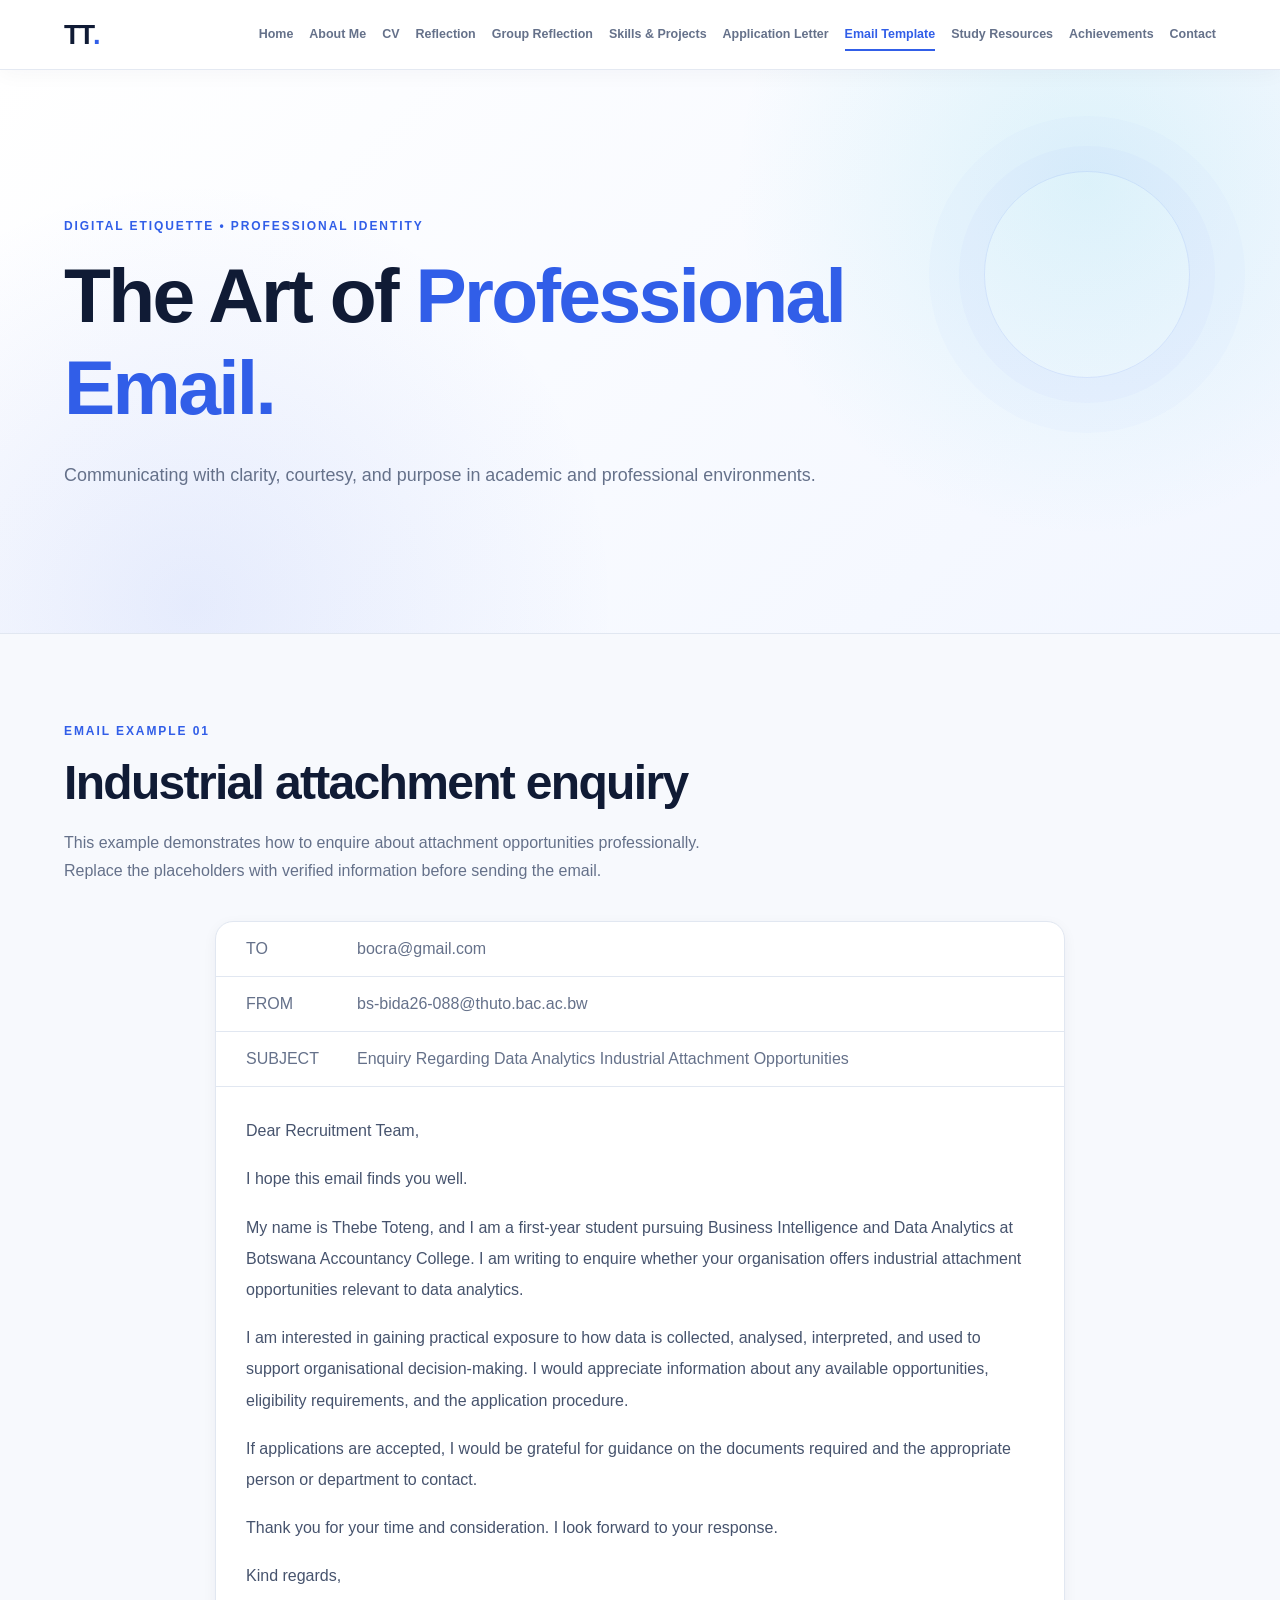
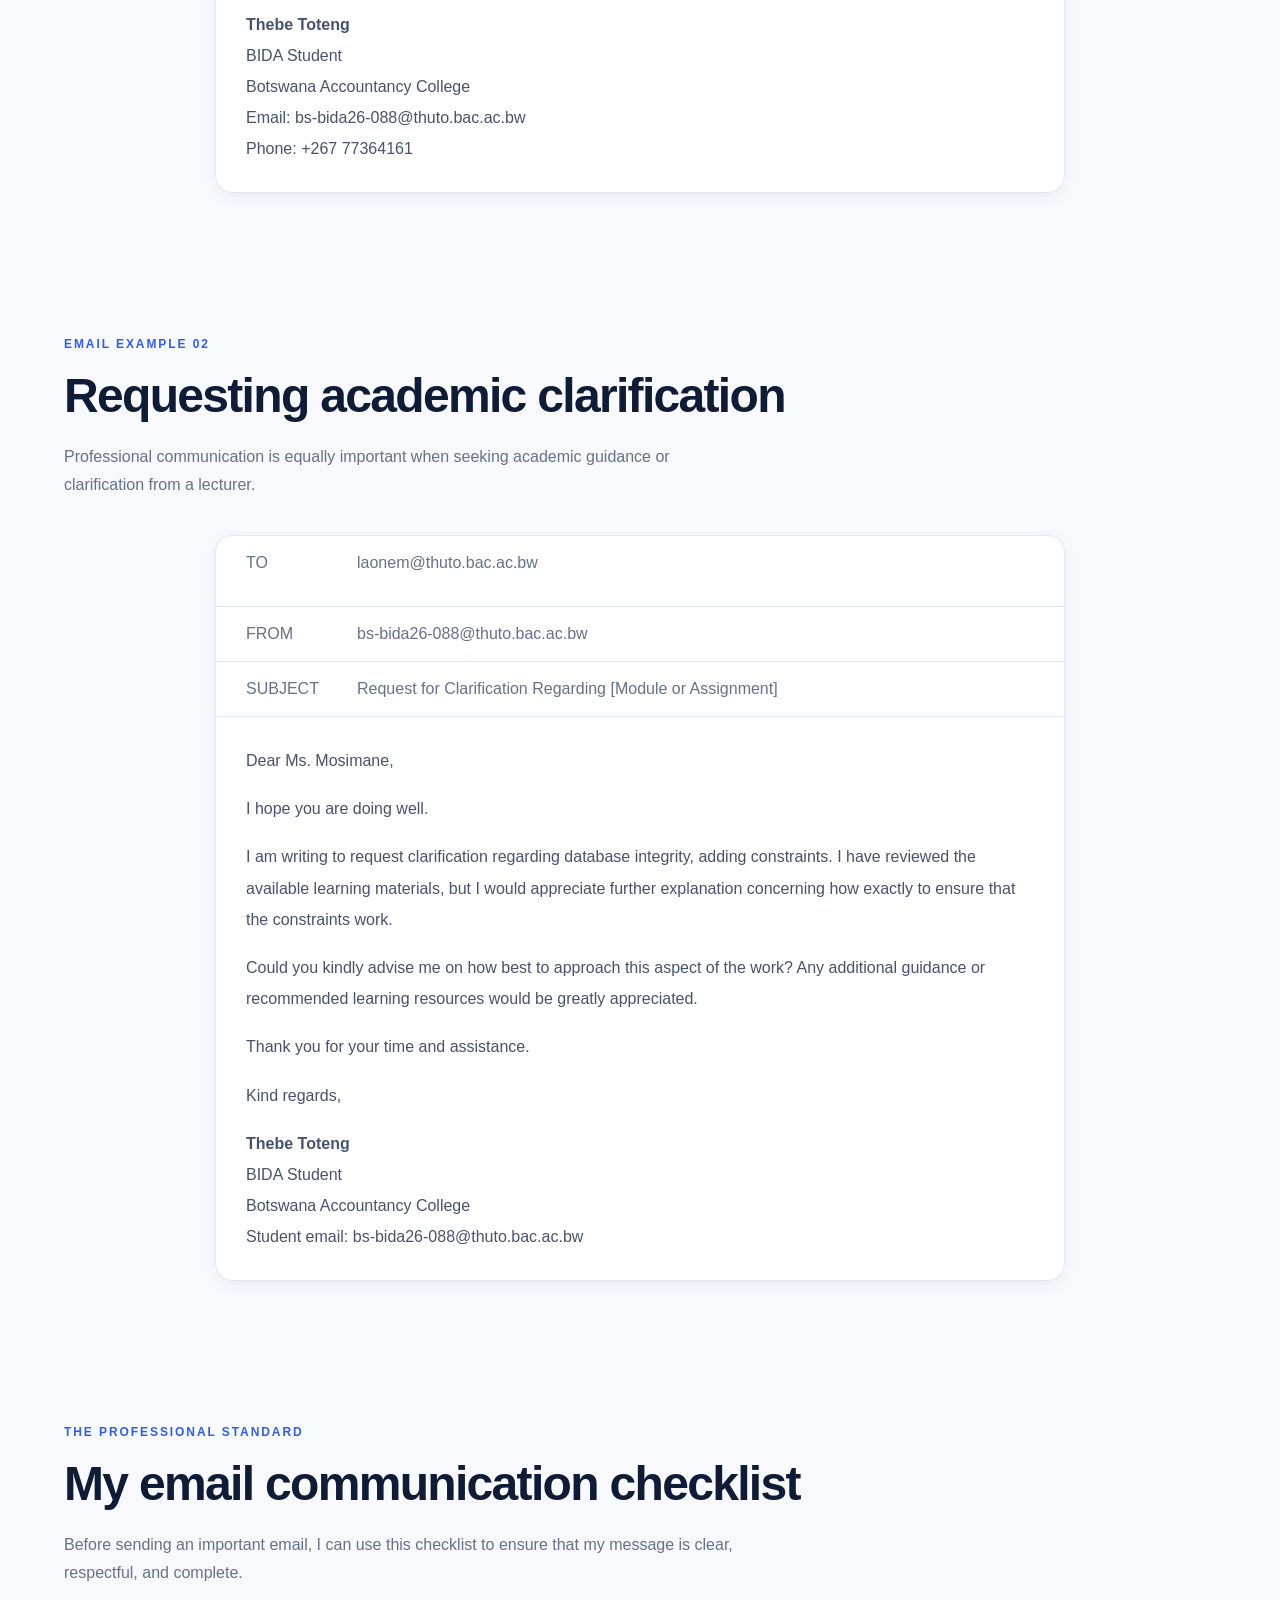
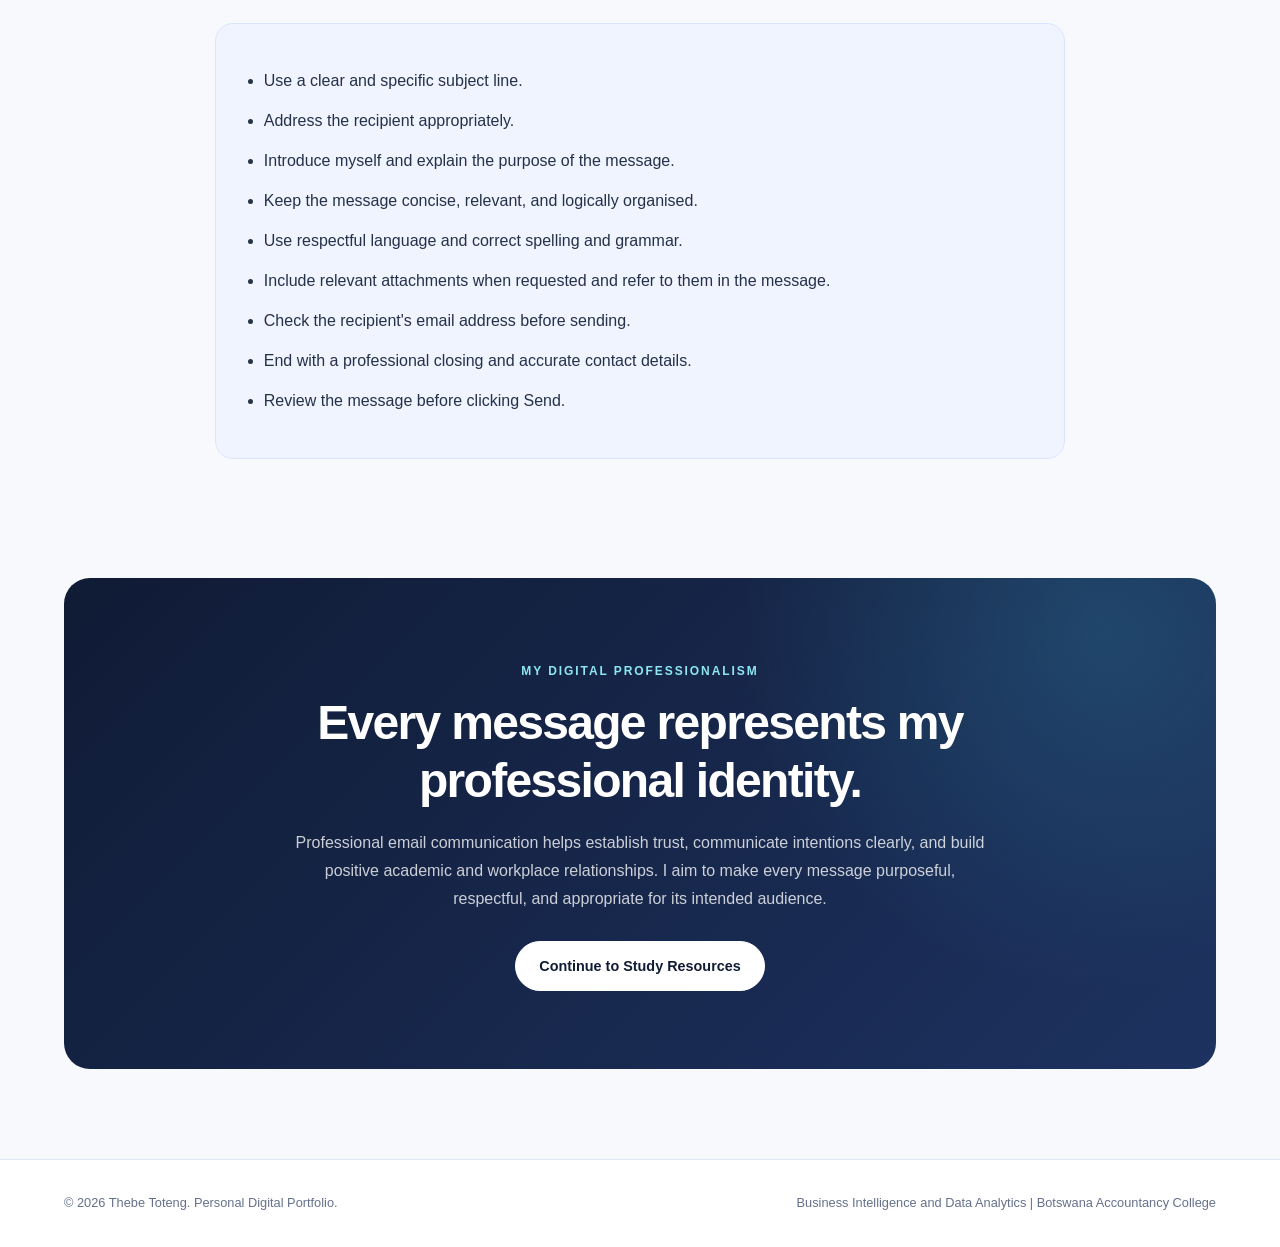
<file: email-template.html>
<!DOCTYPE html>
<html lang="en">
<head>
    <meta charset="UTF-8">
    <meta name="viewport" content="width=device-width, initial-scale=1.0">

    <meta name="description" content="Professional email examples for academic communication and industrial attachment enquiries by Thebe Toteng.">

    <title>Professional Email Template | Thebe Toteng</title>

    <link rel="stylesheet" href="style.css">
</head>

<body>

    <header class="site-header">
        <a href="index.html" class="brand">TT<span>.</span></a>

        <nav class="main-nav" aria-label="Main navigation">
            <a href="index.html">Home</a>
            <a href="about.html">About Me</a>
            <a href="cv.html">CV</a>
            <a href="reflection.html">Reflection</a>
            <a href="group-reflection.html">Group Reflection</a>
            <a href="skills-projects.html">Skills &amp; Projects</a>
            <a href="application-letter.html">Application Letter</a>
            <a href="email-template.html" aria-current="page">Email Template</a>
            <a href="study-resources.html">Study Resources</a>
            <a href="achievements.html">Achievements</a>
            <a href="contact.html">Contact</a>
        </nav>
    </header>

    <main>

        <section class="page-hero">
            <p class="eyebrow">DIGITAL ETIQUETTE • PROFESSIONAL IDENTITY</p>

            <h1>The Art of <span>Professional Email.</span></h1>

            <p class="hero-description">
                Communicating with clarity, courtesy, and purpose in
                academic and professional environments.
            </p>
        </section>

        <section class="content-section">
            <div class="section-heading">
                <p class="eyebrow">EMAIL EXAMPLE 01</p>
                <h2>Industrial attachment enquiry</h2>

                <p>
                    This example demonstrates how to enquire about
                    attachment opportunities professionally. Replace
                    the placeholders with verified information before
                    sending the email.
                </p>
            </div>

            <article class="email-document">

                <div class="email-field">
                    <span>TO</span>
                    <p>bocra@gmail.com</p>
                </div>

                <div class="email-field">
                    <span>FROM</span>
                    <p>bs-bida26-088@thuto.bac.ac.bw</p>
                </div>

                <div class="email-field">
                    <span>SUBJECT</span>
                    <p>Enquiry Regarding Data Analytics Industrial Attachment Opportunities</p>
                </div>

                <div class="email-body">
                    <p>Dear Recruitment Team,</p>

                    <p>
                        I hope this email finds you well.
                    </p>

                    <p>
                        My name is Thebe Toteng, and I am a first-year
                        student pursuing Business Intelligence and Data
                        Analytics at Botswana Accountancy College.
                        I am writing to enquire whether your organisation
                        offers industrial attachment opportunities
                        relevant to data analytics.
                    </p>

                    <p>
                        I am interested in gaining practical exposure
                        to how data is collected, analysed, interpreted,
                        and used to support organisational decision-making.
                        I would appreciate information about any available
                        opportunities, eligibility requirements, and
                        the application procedure.
                    </p>

                    <p>
                        If applications are accepted, I would be grateful
                        for guidance on the documents required and the
                        appropriate person or department to contact.
                    </p>

                    <p>
                        Thank you for your time and consideration.
                        I look forward to your response.
                    </p>

                    <p>Kind regards,</p>

                    <p>
                        <strong>Thebe Toteng</strong><br>
                        BIDA Student<br>
                        Botswana Accountancy College<br>
                        Email: bs-bida26-088@thuto.bac.ac.bw<br>
                        Phone: +267 77364161
                    </p>
                </div>

            </article>
        </section>

        <section class="content-section">
            <div class="section-heading">
                <p class="eyebrow">EMAIL EXAMPLE 02</p>
                <h2>Requesting academic clarification</h2>

                <p>
                    Professional communication is equally important
                    when seeking academic guidance or clarification
                    from a lecturer.
                </p>
            </div>

            <article class="email-document">

                <div class="email-field">
                    <span>TO</span>
                    <p>laonem@thuto.bac.ac.bw</p></p>
                </div>

                <div class="email-field">
                    <span>FROM</span>
                    <p>bs-bida26-088@thuto.bac.ac.bw</p>
                </div>

                <div class="email-field">
                    <span>SUBJECT</span>
                    <p>Request for Clarification Regarding [Module or Assignment]</p>
                </div>

                <div class="email-body">
                    <p>Dear Ms. Mosimane,</p>

                    <p>
                        I hope you are doing well.
                    </p>

                    <p>
                        I am writing to request clarification regarding
                        database integrity, adding constraints. 
                        I have reviewed the available learning
                        materials, but I would appreciate further
                        explanation concerning how exactly to
                        ensure that the constraints work.
                    </p>

                    <p>
                        Could you kindly advise me on how best to approach
                        this aspect of the work? Any additional guidance
                        or recommended learning resources would be greatly
                        appreciated.
                    </p>

                    <p>
                        Thank you for your time and assistance.
                    </p>

                    <p>Kind regards,</p>

                    <p>
                        <strong>Thebe Toteng</strong><br>
                        BIDA Student<br>
                        Botswana Accountancy College<br>
                        Student email: bs-bida26-088@thuto.bac.ac.bw
                    </p>
                </div>

            </article>
        </section>

        <section class="content-section">
            <div class="section-heading">
                <p class="eyebrow">THE PROFESSIONAL STANDARD</p>
                <h2>My email communication checklist</h2>

                <p>
                    Before sending an important email, I can use this
                    checklist to ensure that my message is clear,
                    respectful, and complete.
                </p>
            </div>

            <div class="checklist-card">
                <ul class="professional-checklist">
                    <li>Use a clear and specific subject line.</li>
                    <li>Address the recipient appropriately.</li>
                    <li>Introduce myself and explain the purpose of the message.</li>
                    <li>Keep the message concise, relevant, and logically organised.</li>
                    <li>Use respectful language and correct spelling and grammar.</li>
                    <li>Include relevant attachments when requested and refer to them in the message.</li>
                    <li>Check the recipient's email address before sending.</li>
                    <li>End with a professional closing and accurate contact details.</li>
                    <li>Review the message before clicking Send.</li>
                </ul>
            </div>
        </section>

        <section class="closing-section">
            <p class="eyebrow">MY DIGITAL PROFESSIONALISM</p>

            <h2>Every message represents my professional identity.</h2>

            <p>
                Professional email communication helps establish trust,
                communicate intentions clearly, and build positive
                academic and workplace relationships. I aim to make
                every message purposeful, respectful, and appropriate
                for its intended audience.
            </p>

            <a href="study-resources.html" class="button">
                Continue to Study Resources
            </a>
        </section>

    </main>

    <footer class="site-footer">
        <p>&copy; 2026 Thebe Toteng. Personal Digital Portfolio.</p>
        <p>Business Intelligence and Data Analytics | Botswana Accountancy College</p>
    </footer>

</body>
</html>
</file>
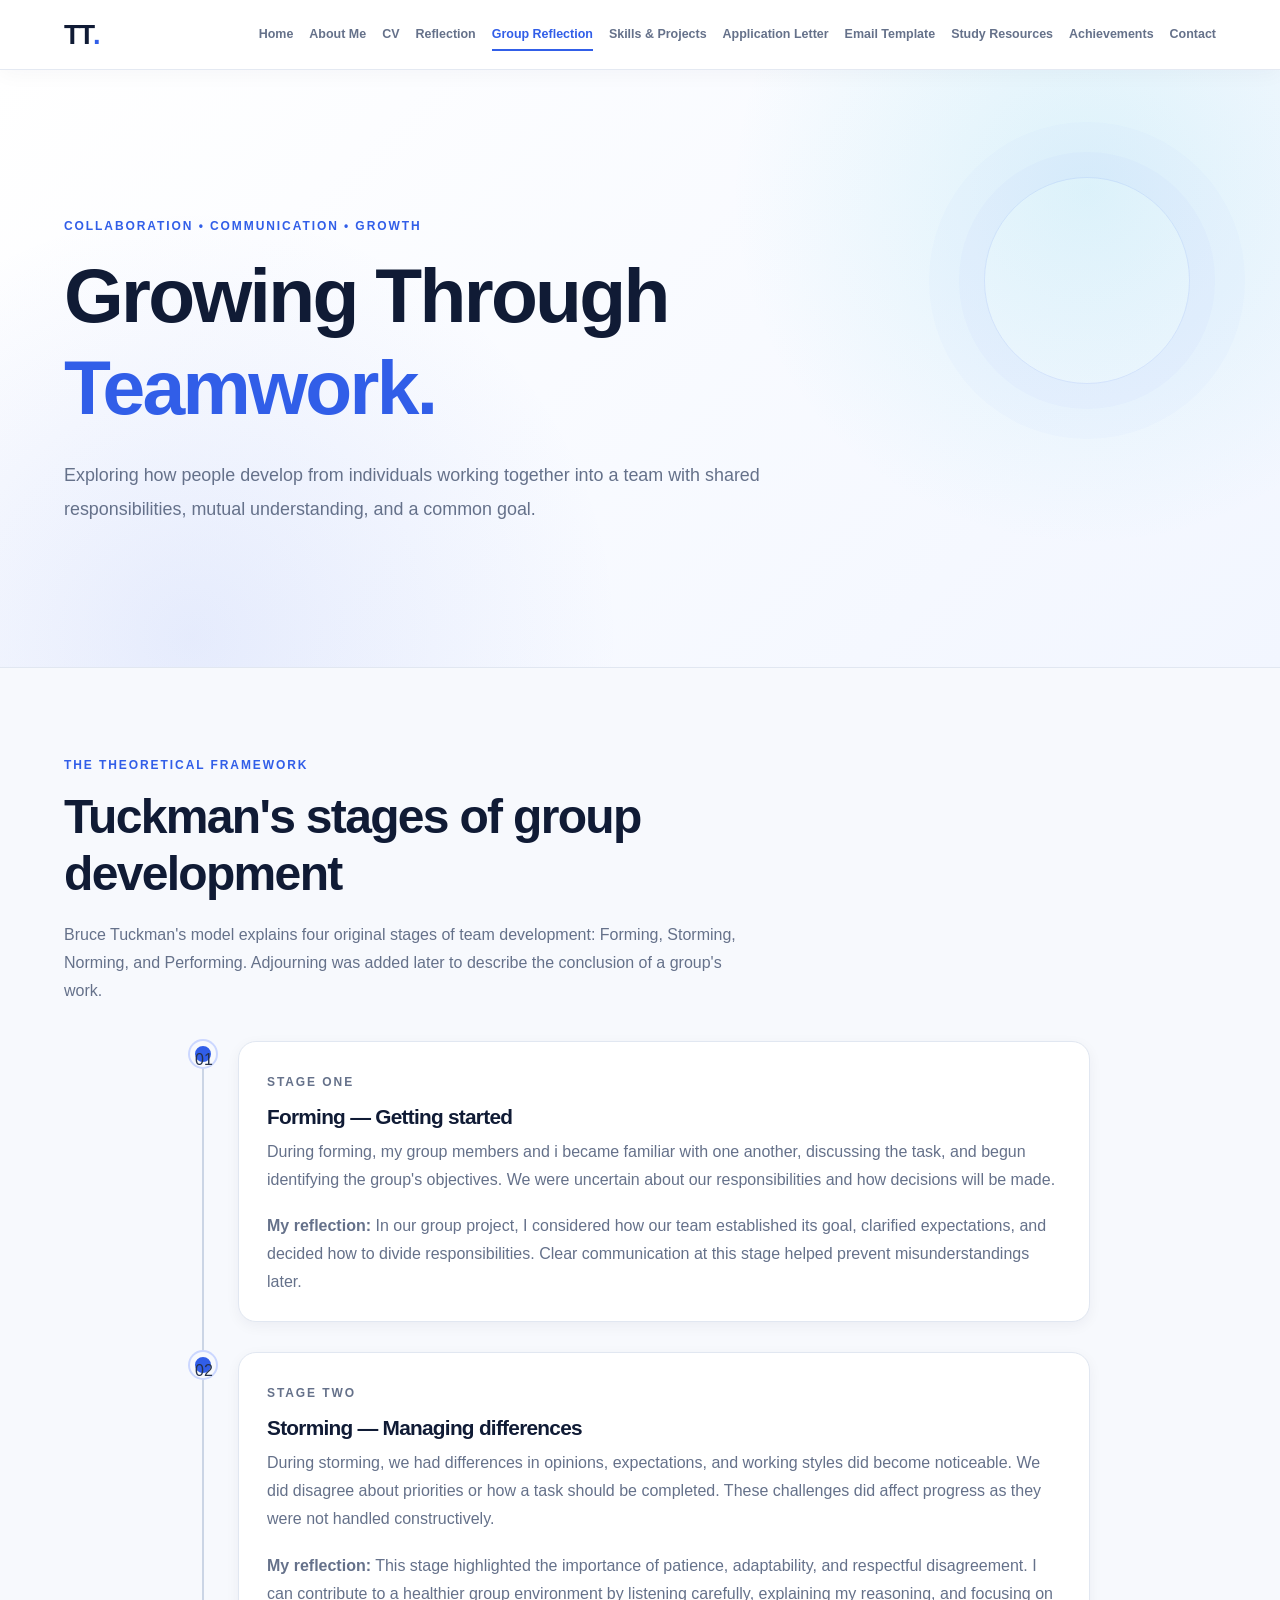
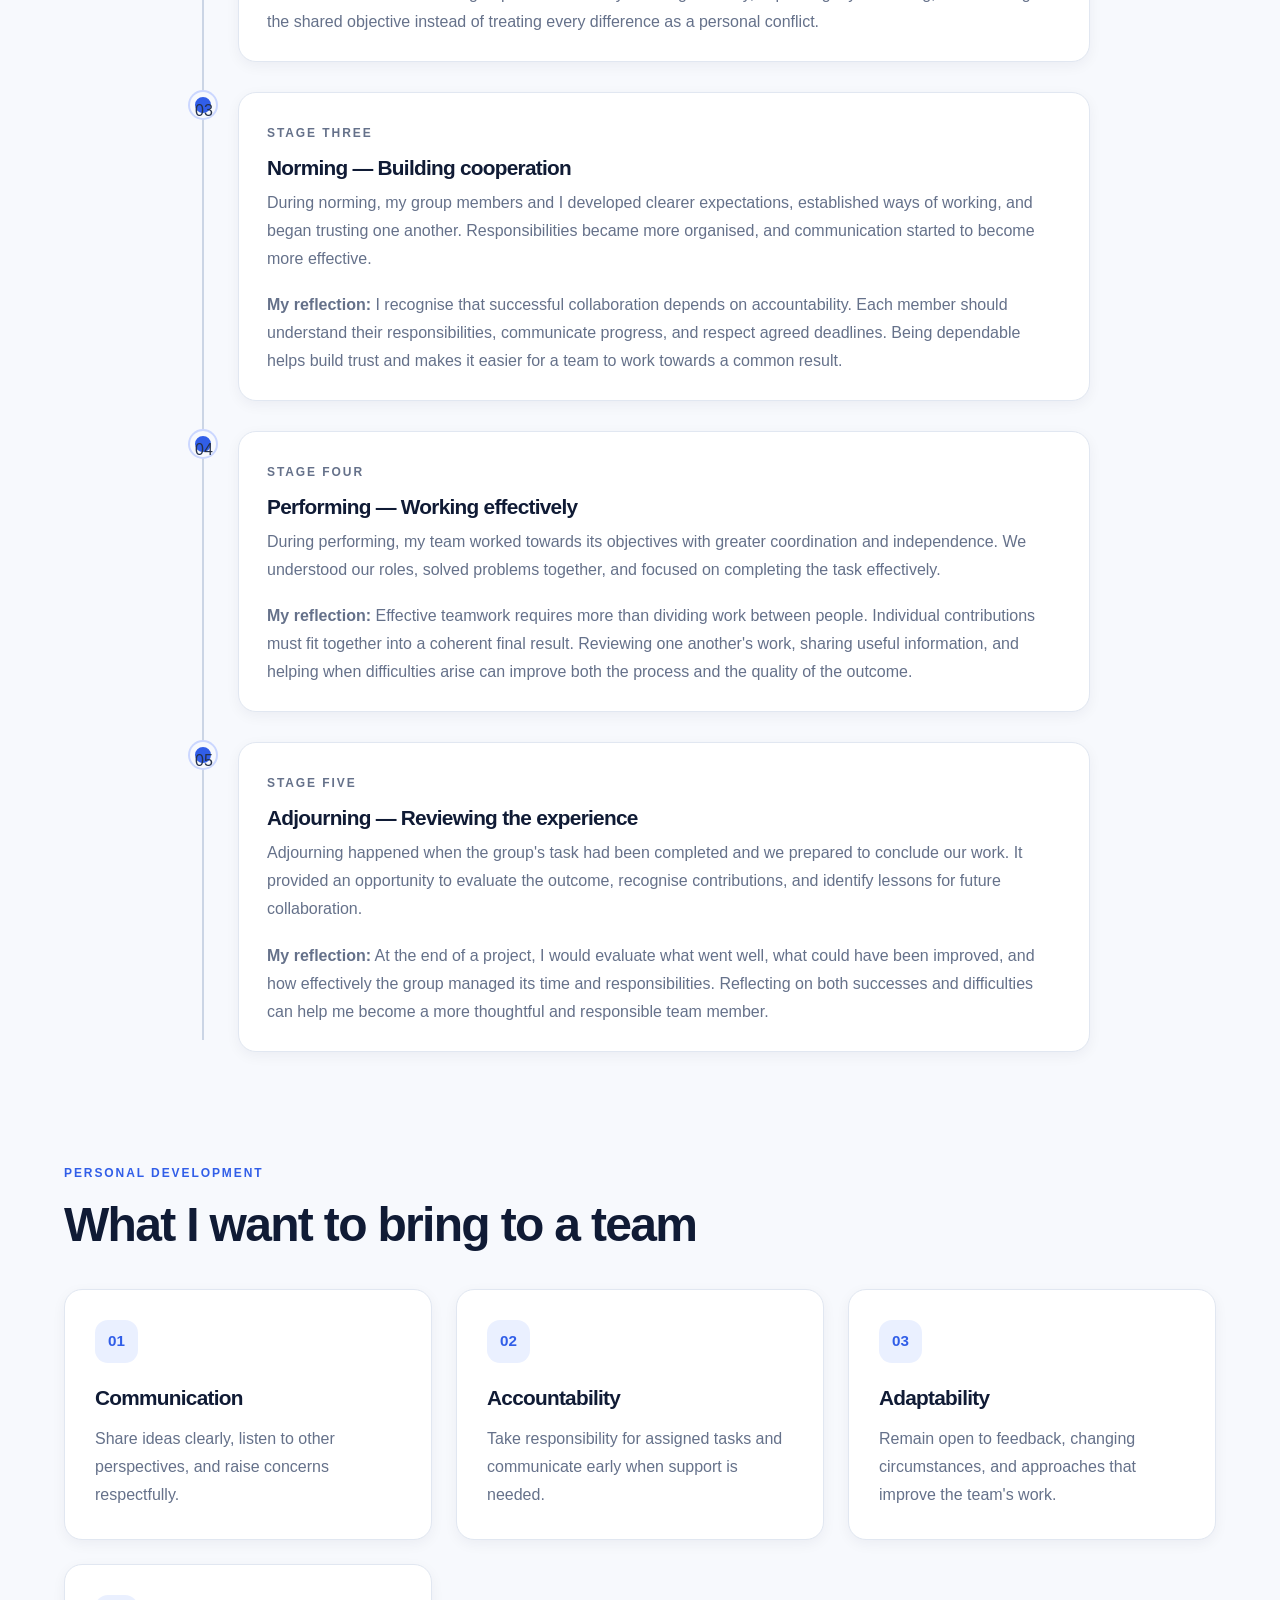
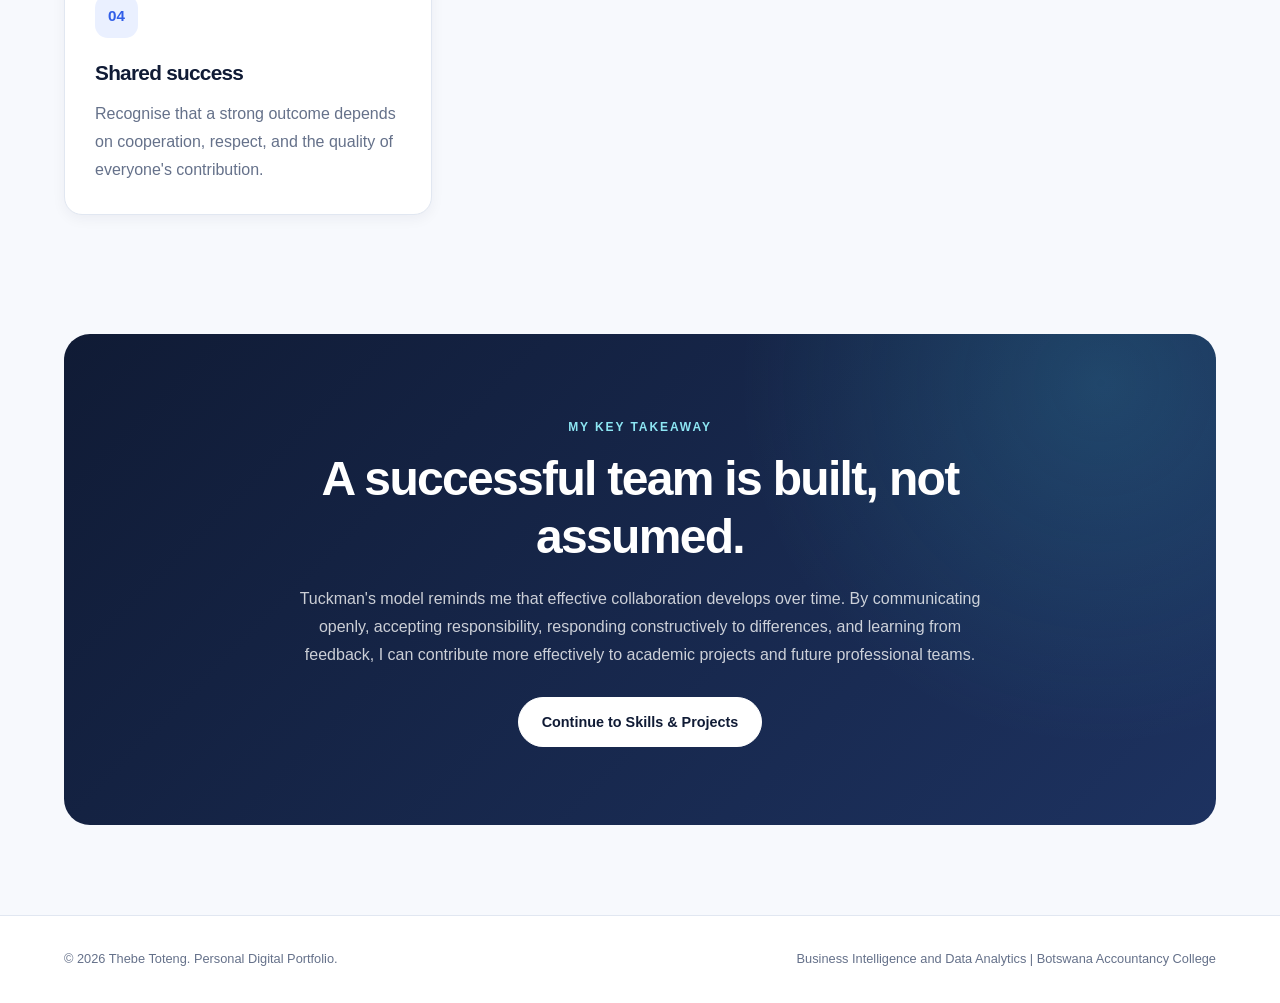
<file: group-reflection.html>
<!DOCTYPE html>
<html lang="en">
<head>
    <meta charset="UTF-8">
    <meta name="viewport" content="width=device-width, initial-scale=1.0">

    <meta name="description" content="A reflection on teamwork, collaboration, and Tuckman's stages of group development.">

    <title>Group Work Reflection | Thebe Toteng</title>

    <link rel="stylesheet" href="style.css">
</head>

<body>

    <header class="site-header">
        <a href="index.html" class="brand">TT<span>.</span></a>

        <nav class="main-nav" aria-label="Main navigation">
            <a href="index.html">Home</a>
            <a href="about.html">About Me</a>
            <a href="cv.html">CV</a>
            <a href="reflection.html">Reflection</a>
            <a href="group-reflection.html" aria-current="page">Group Reflection</a>
            <a href="skills-projects.html">Skills &amp; Projects</a>
            <a href="application-letter.html">Application Letter</a>
            <a href="email-template.html">Email Template</a>
            <a href="study-resources.html">Study Resources</a>
            <a href="achievements.html">Achievements</a>
            <a href="contact.html">Contact</a>
        </nav>
    </header>

    <main>

        <section class="page-hero">
            <p class="eyebrow">COLLABORATION • COMMUNICATION • GROWTH</p>

            <h1>Growing Through <span>Teamwork.</span></h1>

            <p class="hero-description">
                Exploring how people develop from individuals working
                together into a team with shared responsibilities,
                mutual understanding, and a common goal.
            </p>
        </section>

        <section class="content-section">
            <div class="section-heading">
                <p class="eyebrow">THE THEORETICAL FRAMEWORK</p>
                <h2>Tuckman's stages of group development</h2>

                <p>
                    Bruce Tuckman's model explains four original stages
                    of team development: Forming, Storming, Norming, and
                    Performing. Adjourning was added later to describe
                    the conclusion of a group's work.
                </p>
            </div>

            <div class="timeline">

                <article class="timeline-item">
                    <span class="timeline-marker">01</span>

                    <div class="timeline-content">
                        <p class="eyebrow">STAGE ONE</p>
                        <h3>Forming — Getting started</h3>

                        <p>
                            During forming, my group members and i became familiar
                            with one another, discussing the task, and begun
                            identifying the group's objectives. We were
                            uncertain about our responsibilities
                            and how decisions will be made.
                        </p>

                        <p>
                            <strong>My reflection:</strong> In our group
                            project, I considered how our team established
                            its goal, clarified expectations, and decided
                            how to divide responsibilities. Clear
                            communication at this stage helped prevent
                            misunderstandings later.
                        </p>

                    </div>
                </article>

                <article class="timeline-item">
                    <span class="timeline-marker">02</span>

                    <div class="timeline-content">
                        <p class="eyebrow">STAGE TWO</p>
                        <h3>Storming — Managing differences</h3>

                        <p>
                            During storming, we had differences in opinions,
                            expectations, and working styles did become
                            noticeable. We did disagree about
                            priorities or how a task should be completed.
                            These challenges did affect progress as they
                            were not handled constructively.
                        </p>

                        <p>
                            <strong>My reflection:</strong> This stage
                            highlighted the importance of patience,
                            adaptability, and respectful disagreement.
                            I can contribute to a healthier group
                            environment by listening carefully, explaining
                            my reasoning, and focusing on the shared
                            objective instead of treating every difference
                            as a personal conflict.
                        </p>

                    </div>
                </article>

                <article class="timeline-item">
                    <span class="timeline-marker">03</span>

                    <div class="timeline-content">
                        <p class="eyebrow">STAGE THREE</p>
                        <h3>Norming — Building cooperation</h3>

                        <p>
                            During norming, my group members and I  developed clearer
                            expectations, established ways of working, and
                            began trusting one another. Responsibilities
                            became more organised, and communication started to
                            become more effective.
                        </p>

                        <p>
                            <strong>My reflection:</strong> I recognise
                            that successful collaboration depends on
                            accountability. Each member should understand
                            their responsibilities, communicate progress,
                            and respect agreed deadlines. Being dependable
                            helps build trust and makes it easier for a
                            team to work towards a common result.
                        </p>

                    </div>
                </article>

                <article class="timeline-item">
                    <span class="timeline-marker">04</span>

                    <div class="timeline-content">
                        <p class="eyebrow">STAGE FOUR</p>
                        <h3>Performing — Working effectively</h3>

                        <p>
                            During performing, my team worked towards its
                            objectives with greater coordination and
                            independence. We understood our roles,
                            solved problems together, and focused on completing
                            the task effectively.
                        </p>

                        <p>
                            <strong>My reflection:</strong> Effective
                            teamwork requires more than dividing work
                            between people. Individual contributions must
                            fit together into a coherent final result.
                            Reviewing one another's work, sharing useful
                            information, and helping when difficulties
                            arise can improve both the process and the
                            quality of the outcome.
                        </p>
 
                    </div>
                </article>

                <article class="timeline-item">
                    <span class="timeline-marker">05</span>

                    <div class="timeline-content">
                        <p class="eyebrow">STAGE FIVE</p>
                        <h3>Adjourning — Reviewing the experience</h3>

                        <p>
                            Adjourning happened when the group's task had
                            been completed and we prepared to conclude
                            our work. It provided an opportunity to
                            evaluate the outcome, recognise contributions,
                            and identify lessons for future collaboration.
                        </p>

                        <p>
                            <strong>My reflection:</strong> At the end of a
                            project, I would evaluate what went well, what
                            could have been improved, and how effectively
                            the group managed its time and responsibilities.
                            Reflecting on both successes and difficulties
                            can help me become a more thoughtful and
                            responsible team member.
                        </p>

                    </div>
                </article>

            </div>
        </section>

        <section class="content-section">
            <div class="section-heading">
                <p class="eyebrow">PERSONAL DEVELOPMENT</p>
                <h2>What I want to bring to a team</h2>
            </div>

            <div class="card-grid">

                <article class="content-card">
                    <span class="card-number">01</span>
                    <h3>Communication</h3>
                    <p>
                        Share ideas clearly, listen to other perspectives,
                        and raise concerns respectfully.
                    </p>
                </article>

                <article class="content-card">
                    <span class="card-number">02</span>
                    <h3>Accountability</h3>
                    <p>
                        Take responsibility for assigned tasks and
                        communicate early when support is needed.
                    </p>
                </article>

                <article class="content-card">
                    <span class="card-number">03</span>
                    <h3>Adaptability</h3>
                    <p>
                        Remain open to feedback, changing circumstances,
                        and approaches that improve the team's work.
                    </p>
                </article>

                <article class="content-card">
                    <span class="card-number">04</span>
                    <h3>Shared success</h3>
                    <p>
                        Recognise that a strong outcome depends on
                        cooperation, respect, and the quality of everyone's
                        contribution.
                    </p>
                </article>

            </div>
        </section>

        <section class="closing-section">
            <p class="eyebrow">MY KEY TAKEAWAY</p>

            <h2>A successful team is built, not assumed.</h2>

            <p>
                Tuckman's model reminds me that effective collaboration
                develops over time. By communicating openly, accepting
                responsibility, responding constructively to differences,
                and learning from feedback, I can contribute more
                effectively to academic projects and future professional
                teams.
            </p>

            <a href="skills-projects.html" class="button">
                Continue to Skills &amp; Projects
            </a>
        </section>

    </main>

    <footer class="site-footer">
        <p>&copy; 2026 Thebe Toteng. Personal Digital Portfolio.</p>
        <p>Business Intelligence and Data Analytics | Botswana Accountancy College</p>
    </footer>

</body>
</html>
</file>
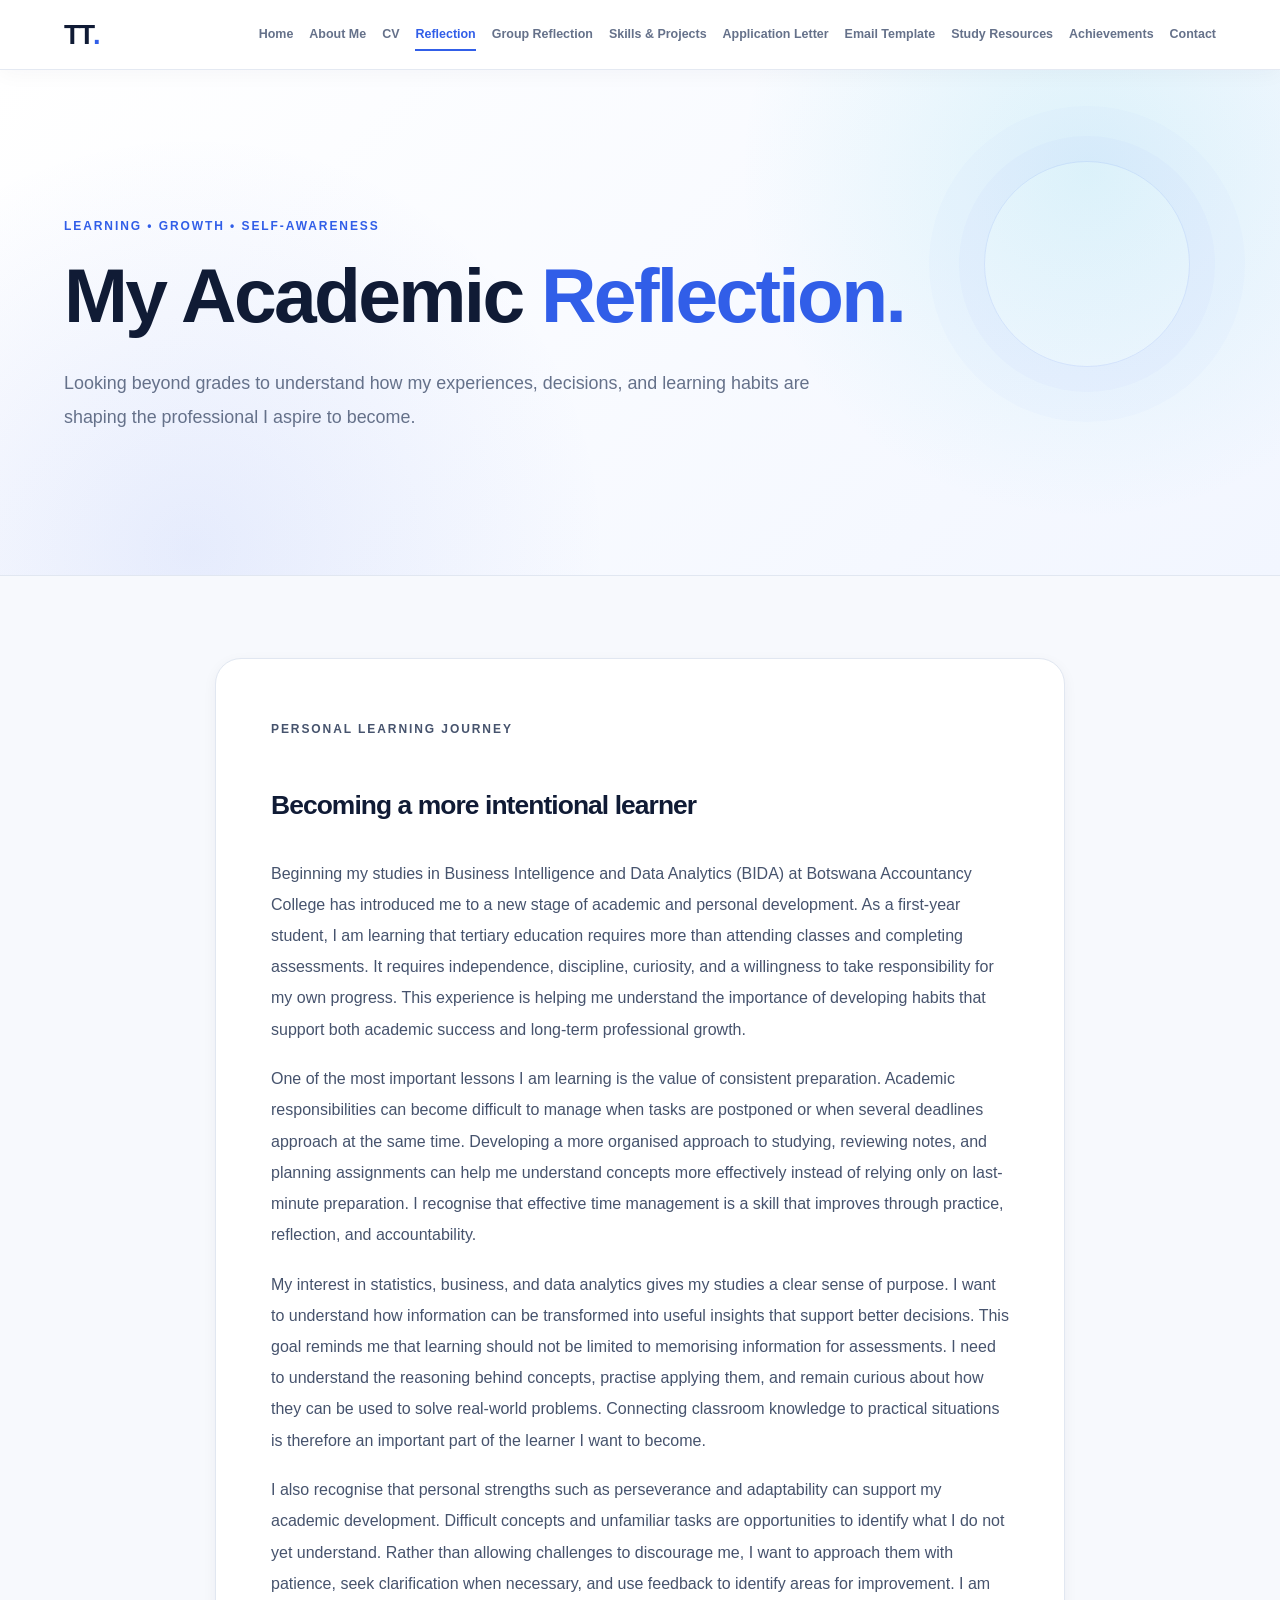
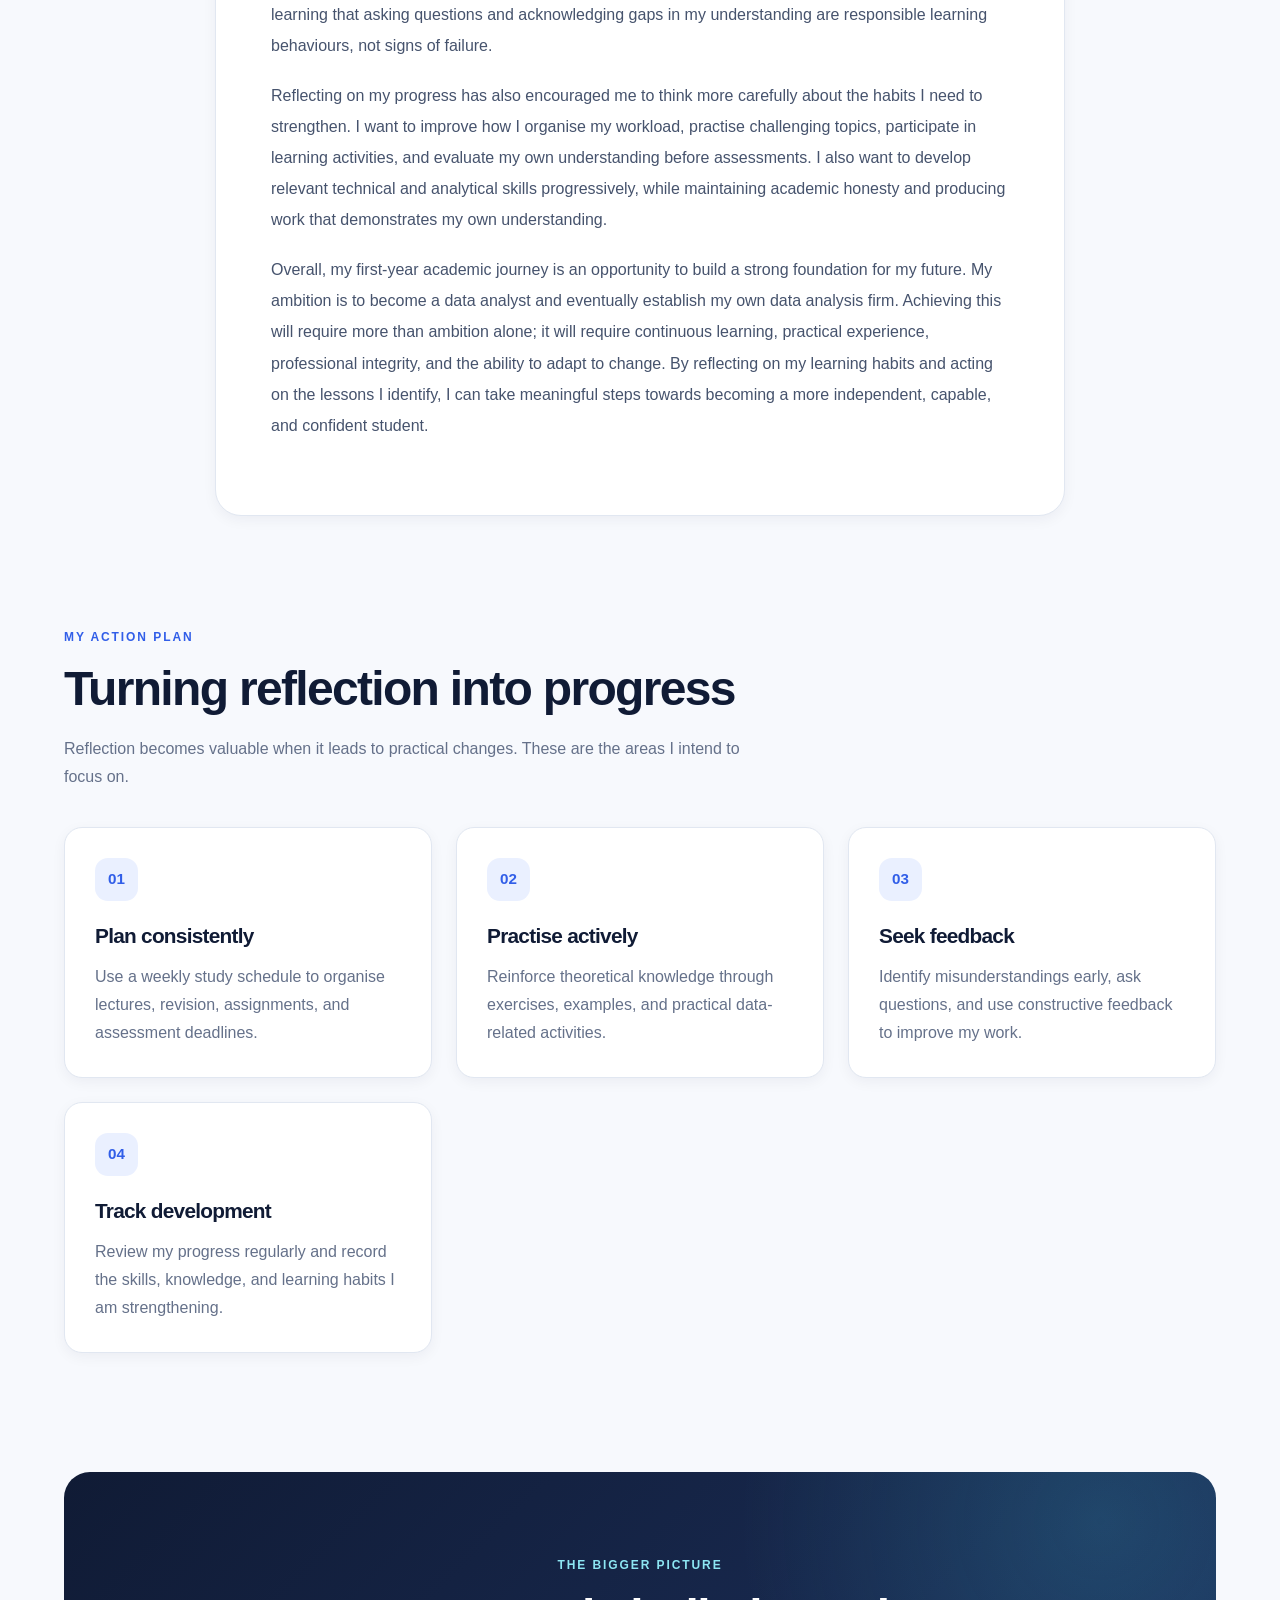
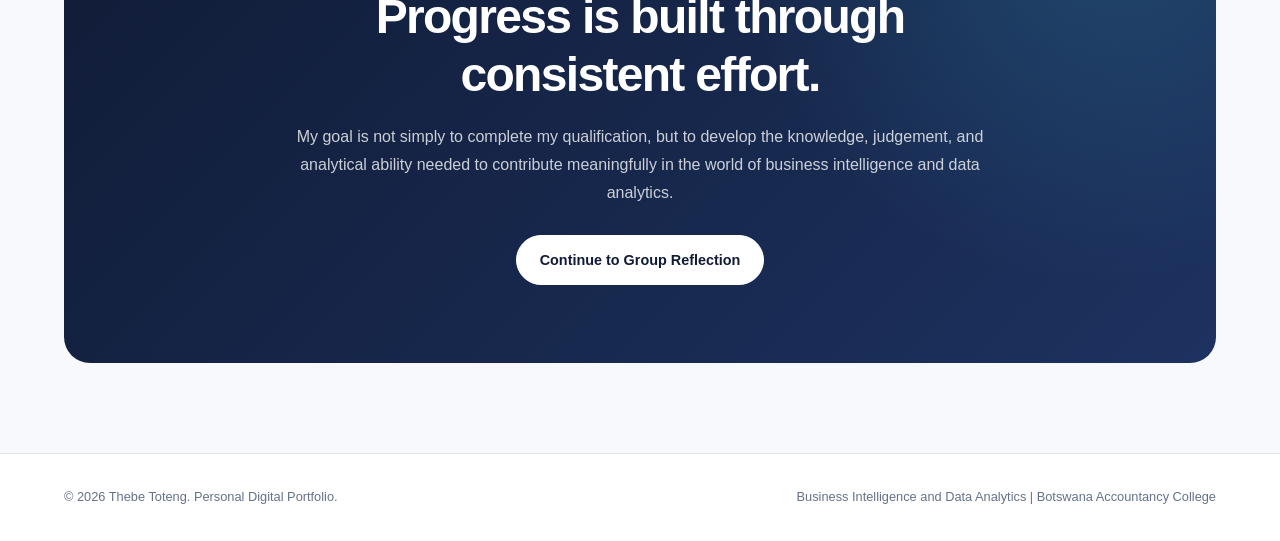
<file: reflection.html>
<!DOCTYPE html>
<html lang="en">
<head>
    <meta charset="UTF-8">
    <meta name="viewport" content="width=device-width, initial-scale=1.0">

    <meta name="description" content="Academic reflection on first-year learning, personal development, and future goals as a Business Intelligence and Data Analytics student.">

    <title>Academic Reflection | Thebe Toteng</title>

    <link rel="stylesheet" href="style.css">
</head>

<body>

    <header class="site-header">
        <a href="index.html" class="brand">TT<span>.</span></a>

        <nav class="main-nav" aria-label="Main navigation">
            <a href="index.html">Home</a>
            <a href="about.html">About Me</a>
            <a href="cv.html">CV</a>
            <a href="reflection.html" aria-current="page">Reflection</a>
            <a href="group-reflection.html">Group Reflection</a>
            <a href="skills-projects.html">Skills &amp; Projects</a>
            <a href="application-letter.html">Application Letter</a>
            <a href="email-template.html">Email Template</a>
            <a href="study-resources.html">Study Resources</a>
            <a href="achievements.html">Achievements</a>
            <a href="contact.html">Contact</a>
        </nav>
    </header>

    <main>

        <section class="page-hero">
            <p class="eyebrow">LEARNING • GROWTH • SELF-AWARENESS</p>

            <h1>My Academic <span>Reflection.</span></h1>

            <p class="hero-description">
                Looking beyond grades to understand how my experiences,
                decisions, and learning habits are shaping the professional
                I aspire to become.
            </p>
        </section>

        <section class="content-section">
            <article class="reflection-article">

                <div class="section-heading">
                    <p class="eyebrow">PERSONAL LEARNING JOURNEY</p>
                    <h2>Becoming a more intentional learner</h2>
                </div>

                <p>
                    Beginning my studies in Business Intelligence and Data
                    Analytics (BIDA) at Botswana Accountancy College has
                    introduced me to a new stage of academic and personal
                    development. As a first-year student, I am learning that
                    tertiary education requires more than attending classes
                    and completing assessments. It requires independence,
                    discipline, curiosity, and a willingness to take
                    responsibility for my own progress. This experience is
                    helping me understand the importance of developing habits
                    that support both academic success and long-term
                    professional growth.
                </p>

                <p>
                    One of the most important lessons I am learning is the
                    value of consistent preparation. Academic responsibilities
                    can become difficult to manage when tasks are postponed
                    or when several deadlines approach at the same time.
                    Developing a more organised approach to studying,
                    reviewing notes, and planning assignments can help me
                    understand concepts more effectively instead of relying
                    only on last-minute preparation. I recognise that
                    effective time management is a skill that improves through
                    practice, reflection, and accountability.
                </p>

                <p>
                    My interest in statistics, business, and data analytics
                    gives my studies a clear sense of purpose. I want to
                    understand how information can be transformed into useful
                    insights that support better decisions. This goal reminds
                    me that learning should not be limited to memorising
                    information for assessments. I need to understand the
                    reasoning behind concepts, practise applying them, and
                    remain curious about how they can be used to solve
                    real-world problems. Connecting classroom knowledge to
                    practical situations is therefore an important part of
                    the learner I want to become.
                </p>

                <p>
                    I also recognise that personal strengths such as
                    perseverance and adaptability can support my academic
                    development. Difficult concepts and unfamiliar tasks are
                    opportunities to identify what I do not yet understand.
                    Rather than allowing challenges to discourage me, I want
                    to approach them with patience, seek clarification when
                    necessary, and use feedback to identify areas for
                    improvement. I am learning that asking questions and
                    acknowledging gaps in my understanding are responsible
                    learning behaviours, not signs of failure.
                </p>

                <p>
                    Reflecting on my progress has also encouraged me to think
                    more carefully about the habits I need to strengthen.
                    I want to improve how I organise my workload, practise
                    challenging topics, participate in learning activities,
                    and evaluate my own understanding before assessments.
                    I also want to develop relevant technical and analytical
                    skills progressively, while maintaining academic honesty
                    and producing work that demonstrates my own
                    understanding.
                </p>

                <p>
                    Overall, my first-year academic journey is an opportunity
                    to build a strong foundation for my future. My ambition
                    is to become a data analyst and eventually establish my
                    own data analysis firm. Achieving this will require more
                    than ambition alone; it will require continuous learning,
                    practical experience, professional integrity, and the
                    ability to adapt to change. By reflecting on my learning
                    habits and acting on the lessons I identify, I can take
                    meaningful steps towards becoming a more independent,
                    capable, and confident student.
                </p>

            </article>
        </section>

        <section class="content-section">
            <div class="section-heading">
                <p class="eyebrow">MY ACTION PLAN</p>
                <h2>Turning reflection into progress</h2>
                <p>
                    Reflection becomes valuable when it leads to practical
                    changes. These are the areas I intend to focus on.
                </p>
            </div>

            <div class="card-grid">

                <article class="content-card">
                    <span class="card-number">01</span>
                    <h3>Plan consistently</h3>
                    <p>
                        Use a weekly study schedule to organise lectures,
                        revision, assignments, and assessment deadlines.
                    </p>
                </article>

                <article class="content-card">
                    <span class="card-number">02</span>
                    <h3>Practise actively</h3>
                    <p>
                        Reinforce theoretical knowledge through exercises,
                        examples, and practical data-related activities.
                    </p>
                </article>

                <article class="content-card">
                    <span class="card-number">03</span>
                    <h3>Seek feedback</h3>
                    <p>
                        Identify misunderstandings early, ask questions,
                        and use constructive feedback to improve my work.
                    </p>
                </article>

                <article class="content-card">
                    <span class="card-number">04</span>
                    <h3>Track development</h3>
                    <p>
                        Review my progress regularly and record the skills,
                        knowledge, and learning habits I am strengthening.
                    </p>
                </article>

            </div>
        </section>

        <section class="closing-section">
            <p class="eyebrow">THE BIGGER PICTURE</p>

            <h2>Progress is built through consistent effort.</h2>

            <p>
                My goal is not simply to complete my qualification, but to
                develop the knowledge, judgement, and analytical ability
                needed to contribute meaningfully in the world of business
                intelligence and data analytics.
            </p>

            <a href="group-reflection.html" class="button">
                Continue to Group Reflection
            </a>
        </section>

    </main>

    <footer class="site-footer">
        <p>&copy; 2026 Thebe Toteng. Personal Digital Portfolio.</p>
        <p>Business Intelligence and Data Analytics | Botswana Accountancy College</p>
    </footer>

</body>
</html>
</file>
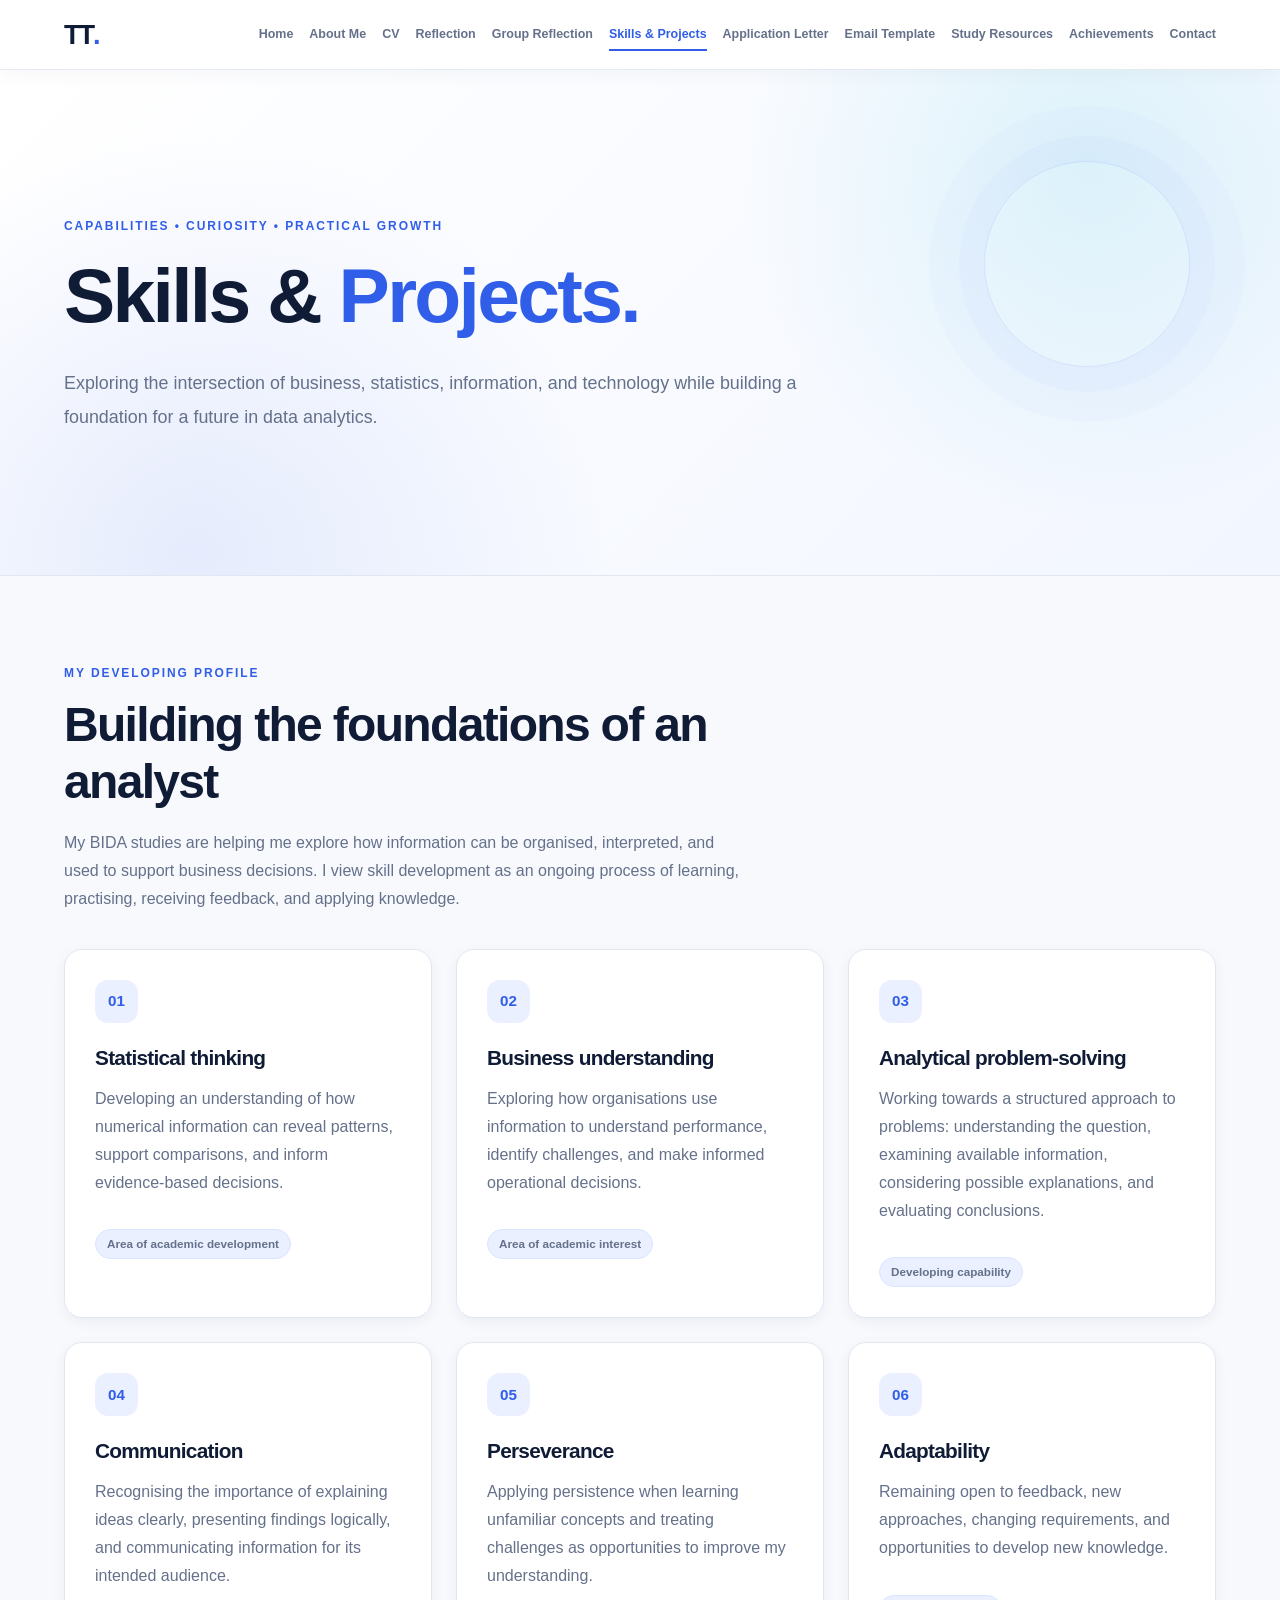
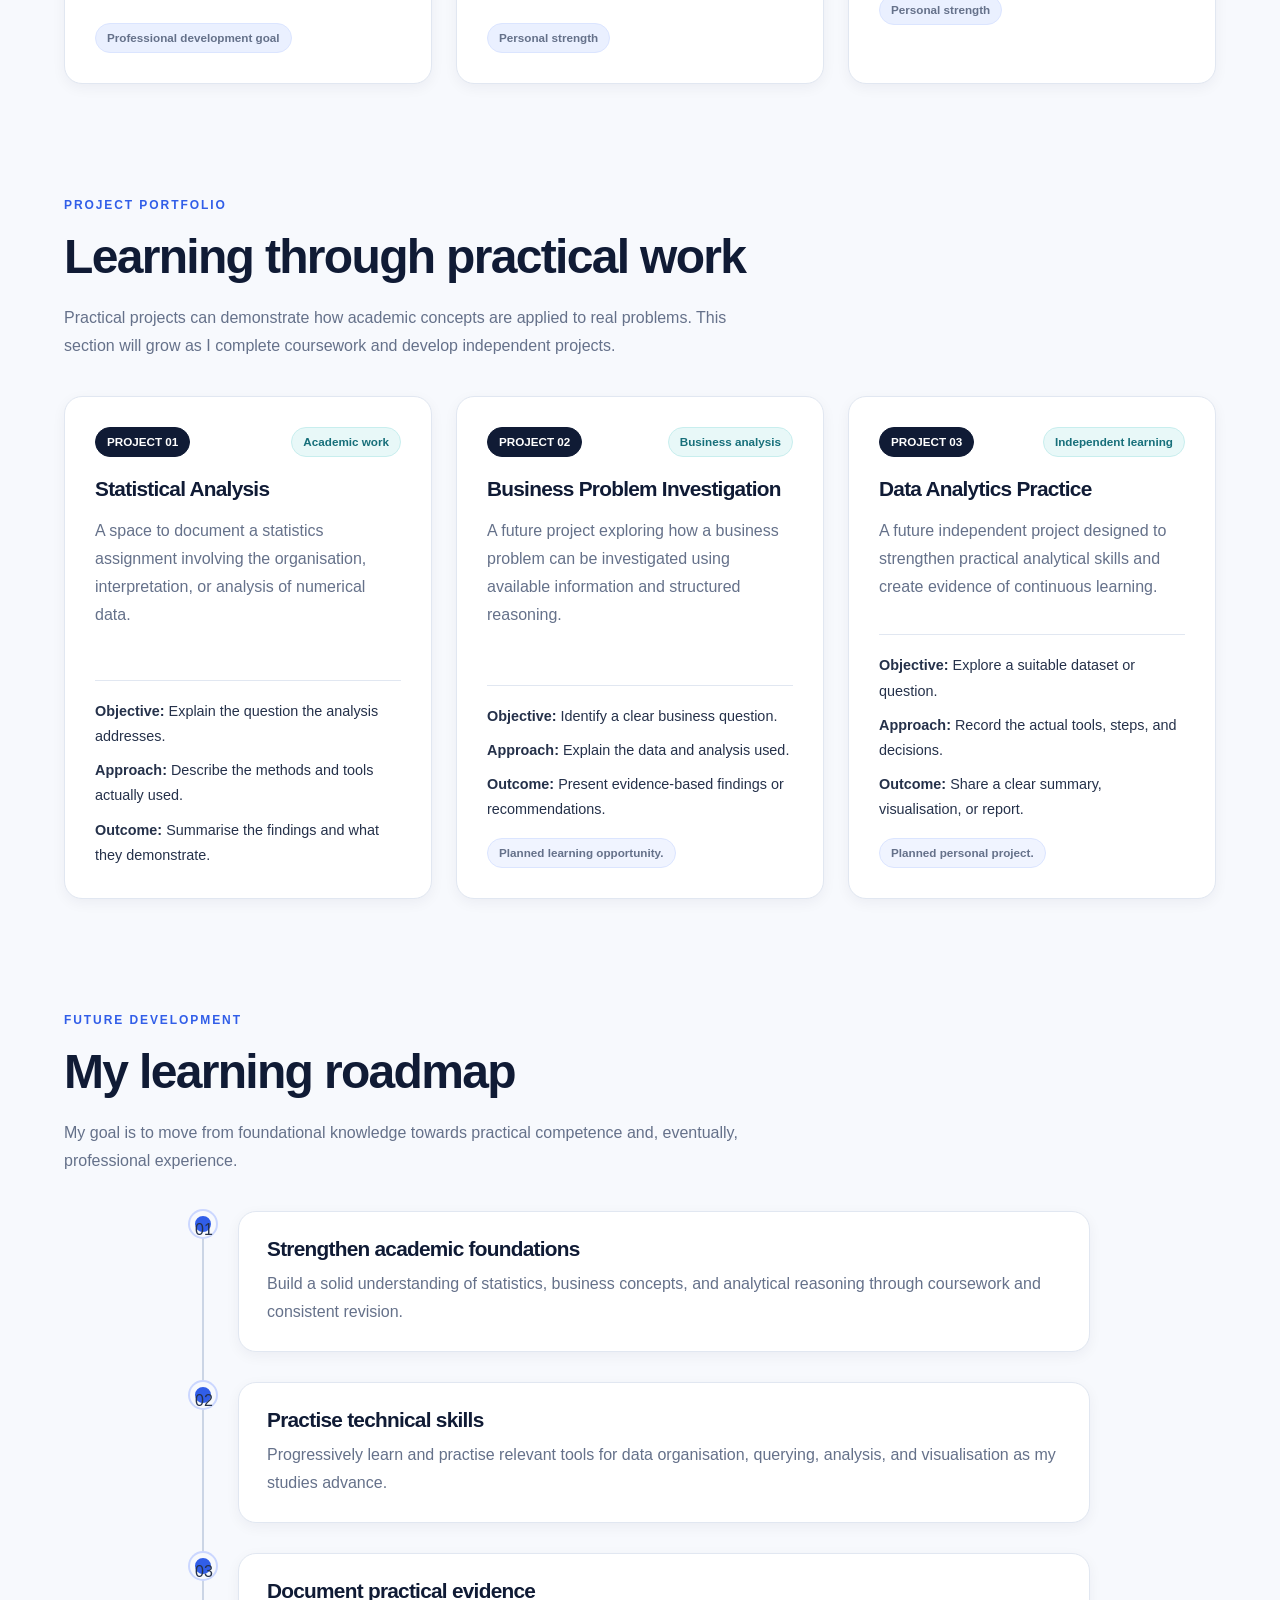
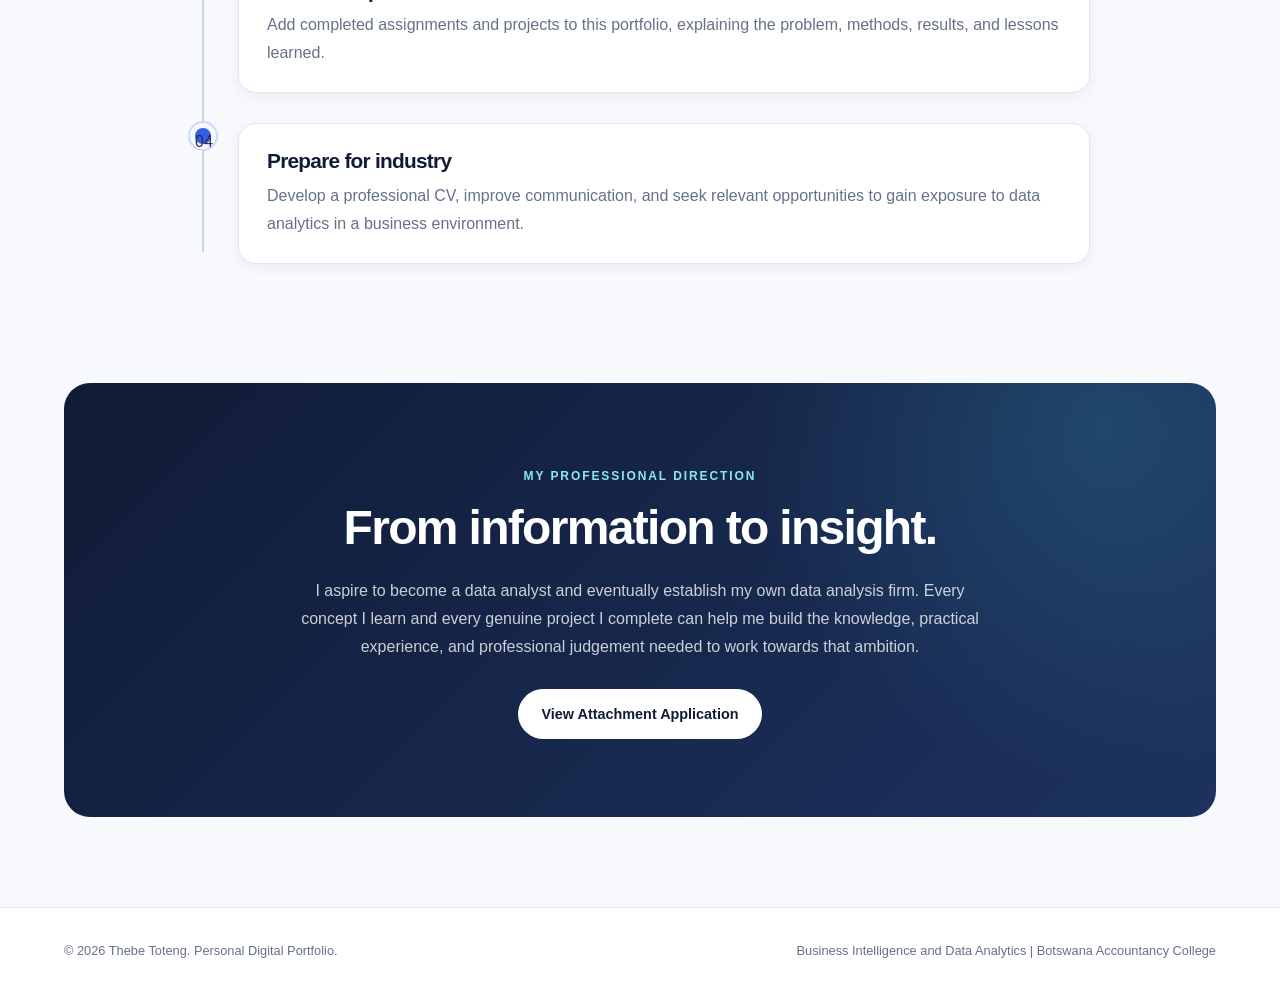
<file: skills-projects.html>
<!DOCTYPE html>
<html lang="en">
<head>
    <meta charset="UTF-8">
    <meta name="viewport" content="width=device-width, initial-scale=1.0">

    <meta name="description" content="Explore Thebe Toteng's developing skills, academic interests, project portfolio, and professional goals in data analytics.">

    <title>Skills &amp; Projects | Thebe Toteng</title>

    <link rel="stylesheet" href="style.css">
</head>

<body>

    <header class="site-header">
        <a href="index.html" class="brand">TT<span>.</span></a>

        <nav class="main-nav" aria-label="Main navigation">
            <a href="index.html">Home</a>
            <a href="about.html">About Me</a>
            <a href="cv.html">CV</a>
            <a href="reflection.html">Reflection</a>
            <a href="group-reflection.html">Group Reflection</a>
            <a href="skills-projects.html" aria-current="page">Skills &amp; Projects</a>
            <a href="application-letter.html">Application Letter</a>
            <a href="email-template.html">Email Template</a>
            <a href="study-resources.html">Study Resources</a>
            <a href="achievements.html">Achievements</a>
            <a href="contact.html">Contact</a>
        </nav>
    </header>

    <main>

        <section class="page-hero">
            <p class="eyebrow">CAPABILITIES • CURIOSITY • PRACTICAL GROWTH</p>

            <h1>Skills &amp; <span>Projects.</span></h1>

            <p class="hero-description">
                Exploring the intersection of business, statistics,
                information, and technology while building a foundation
                for a future in data analytics.
            </p>
        </section>

        <section class="content-section">
            <div class="section-heading">
                <p class="eyebrow">MY DEVELOPING PROFILE</p>
                <h2>Building the foundations of an analyst</h2>

                <p>
                    My BIDA studies are helping me explore how information
                    can be organised, interpreted, and used to support
                    business decisions. I view skill development as an
                    ongoing process of learning, practising, receiving
                    feedback, and applying knowledge.
                </p>
            </div>

            <div class="card-grid">

                <article class="content-card">
                    <span class="card-number">01</span>
                    <h3>Statistical thinking</h3>

                    <p>
                        Developing an understanding of how numerical
                        information can reveal patterns, support
                        comparisons, and inform evidence-based decisions.
                    </p>

                    <p class="skill-status">Area of academic development</p>
                </article>

                <article class="content-card">
                    <span class="card-number">02</span>
                    <h3>Business understanding</h3>

                    <p>
                        Exploring how organisations use information to
                        understand performance, identify challenges,
                        and make informed operational decisions.
                    </p>

                    <p class="skill-status">Area of academic interest</p>
                </article>

                <article class="content-card">
                    <span class="card-number">03</span>
                    <h3>Analytical problem-solving</h3>

                    <p>
                        Working towards a structured approach to problems:
                        understanding the question, examining available
                        information, considering possible explanations,
                        and evaluating conclusions.
                    </p>

                    <p class="skill-status">Developing capability</p>
                </article>

                <article class="content-card">
                    <span class="card-number">04</span>
                    <h3>Communication</h3>

                    <p>
                        Recognising the importance of explaining ideas
                        clearly, presenting findings logically, and
                        communicating information for its intended audience.
                    </p>

                    <p class="skill-status">Professional development goal</p>
                </article>

                <article class="content-card">
                    <span class="card-number">05</span>
                    <h3>Perseverance</h3>

                    <p>
                        Applying persistence when learning unfamiliar
                        concepts and treating challenges as opportunities
                        to improve my understanding.
                    </p>

                    <p class="skill-status">Personal strength</p>
                </article>

                <article class="content-card">
                    <span class="card-number">06</span>
                    <h3>Adaptability</h3>

                    <p>
                        Remaining open to feedback, new approaches,
                        changing requirements, and opportunities to
                        develop new knowledge.
                    </p>

                    <p class="skill-status">Personal strength</p>
                </article>

            </div>
        </section>

        <section class="content-section">
            <div class="section-heading">
                <p class="eyebrow">PROJECT PORTFOLIO</p>
                <h2>Learning through practical work</h2>

                <p>
                    Practical projects can demonstrate how academic
                    concepts are applied to real problems. This section
                    will grow as I complete coursework and develop
                    independent projects.
                </p>
            </div>

            <div class="project-grid">

                <article class="project-card">
                    <div class="project-topline">
                        <span class="project-label">PROJECT 01</span>
                        <span class="project-type">Academic work</span>
                    </div>

                    <h3>Statistical Analysis</h3>

                    <p>
                        A space to document a statistics assignment
                        involving the organisation, interpretation,
                        or analysis of numerical data.
                    </p>

                    <div class="project-details">
                        <p><strong>Objective:</strong> Explain the question the analysis addresses.</p>
                        <p><strong>Approach:</strong> Describe the methods and tools actually used.</p>
                        <p><strong>Outcome:</strong> Summarise the findings and what they demonstrate.</p>
                    </div>

                </article>

                <article class="project-card">
                    <div class="project-topline">
                        <span class="project-label">PROJECT 02</span>
                        <span class="project-type">Business analysis</span>
                    </div>

                    <h3>Business Problem Investigation</h3>

                    <p>
                        A future project exploring how a business problem
                        can be investigated using available information
                        and structured reasoning.
                    </p>

                    <div class="project-details">
                        <p><strong>Objective:</strong> Identify a clear business question.</p>
                        <p><strong>Approach:</strong> Explain the data and analysis used.</p>
                        <p><strong>Outcome:</strong> Present evidence-based findings or recommendations.</p>
                    </div>

                    <p class="project-status">Planned learning opportunity.</p>
                </article>

                <article class="project-card">
                    <div class="project-topline">
                        <span class="project-label">PROJECT 03</span>
                        <span class="project-type">Independent learning</span>
                    </div>

                    <h3>Data Analytics Practice</h3>

                    <p>
                        A future independent project designed to strengthen
                        practical analytical skills and create evidence
                        of continuous learning.
                    </p>

                    <div class="project-details">
                        <p><strong>Objective:</strong> Explore a suitable dataset or question.</p>
                        <p><strong>Approach:</strong> Record the actual tools, steps, and decisions.</p>
                        <p><strong>Outcome:</strong> Share a clear summary, visualisation, or report.</p>
                    </div>

                    <p class="project-status">Planned personal project.</p>
                </article>

            </div>
        </section>

        <section class="content-section">
            <div class="section-heading">
                <p class="eyebrow">FUTURE DEVELOPMENT</p>
                <h2>My learning roadmap</h2>

                <p>
                    My goal is to move from foundational knowledge
                    towards practical competence and, eventually,
                    professional experience.
                </p>
            </div>

            <div class="timeline">

                <article class="timeline-item">
                    <span class="timeline-marker">01</span>

                    <div class="timeline-content">
                        <h3>Strengthen academic foundations</h3>
                        <p>
                            Build a solid understanding of statistics,
                            business concepts, and analytical reasoning
                            through coursework and consistent revision.
                        </p>
                    </div>
                </article>

                <article class="timeline-item">
                    <span class="timeline-marker">02</span>

                    <div class="timeline-content">
                        <h3>Practise technical skills</h3>
                        <p>
                            Progressively learn and practise relevant tools
                            for data organisation, querying, analysis,
                            and visualisation as my studies advance.
                        </p>
                    </div>
                </article>

                <article class="timeline-item">
                    <span class="timeline-marker">03</span>

                    <div class="timeline-content">
                        <h3>Document practical evidence</h3>
                        <p>
                            Add completed assignments and projects to this
                            portfolio, explaining the problem, methods,
                            results, and lessons learned.
                        </p>
                    </div>
                </article>

                <article class="timeline-item">
                    <span class="timeline-marker">04</span>

                    <div class="timeline-content">
                        <h3>Prepare for industry</h3>
                        <p>
                            Develop a professional CV, improve communication,
                            and seek relevant opportunities to gain exposure
                            to data analytics in a business environment.
                        </p>
                    </div>
                </article>

            </div>
        </section>

        <section class="closing-section">
            <p class="eyebrow">MY PROFESSIONAL DIRECTION</p>

            <h2>From information to insight.</h2>

            <p>
                I aspire to become a data analyst and eventually establish
                my own data analysis firm. Every concept I learn and every
                genuine project I complete can help me build the knowledge,
                practical experience, and professional judgement needed
                to work towards that ambition.
            </p>

            <a href="application-letter.html" class="button">
                View Attachment Application
            </a>
        </section>

    </main>

    <footer class="site-footer">
        <p>&copy; 2026 Thebe Toteng. Personal Digital Portfolio.</p>
        <p>Business Intelligence and Data Analytics | Botswana Accountancy College</p>
    </footer>

</body>
</html>
</file>
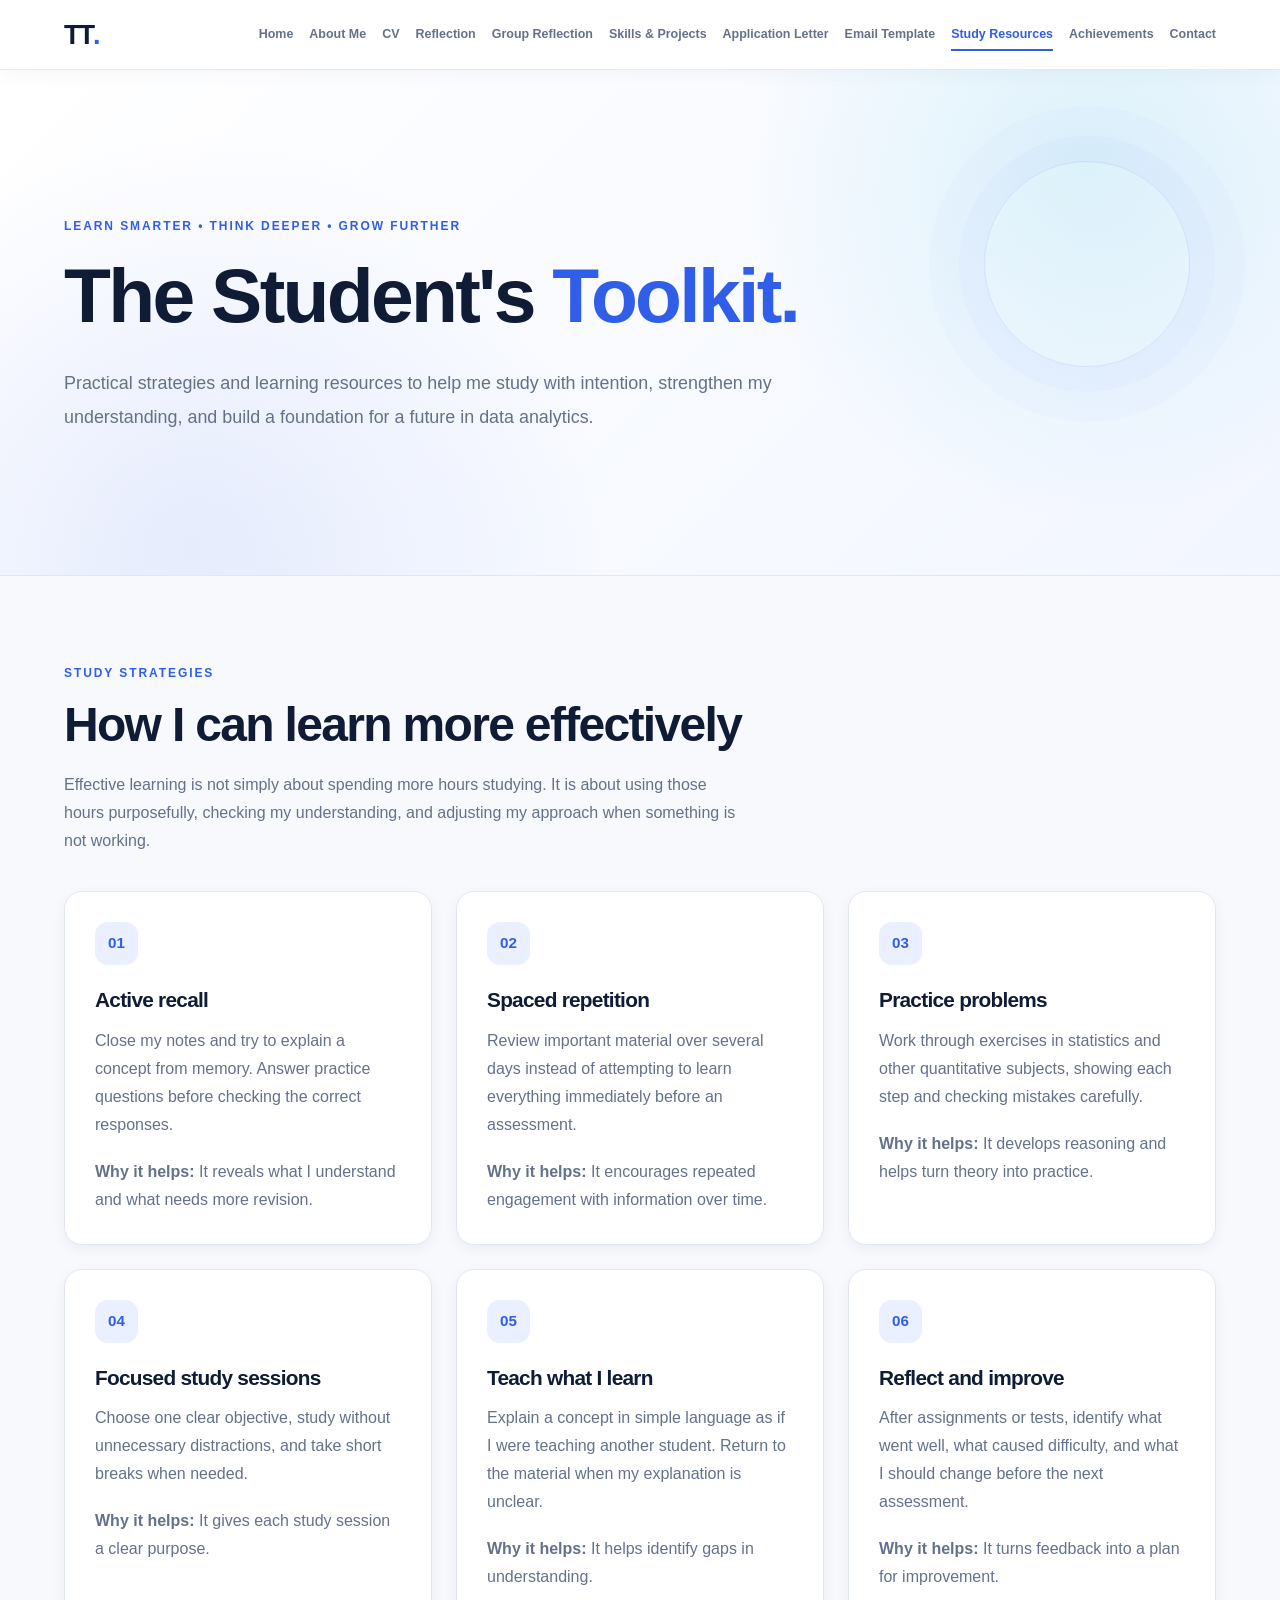
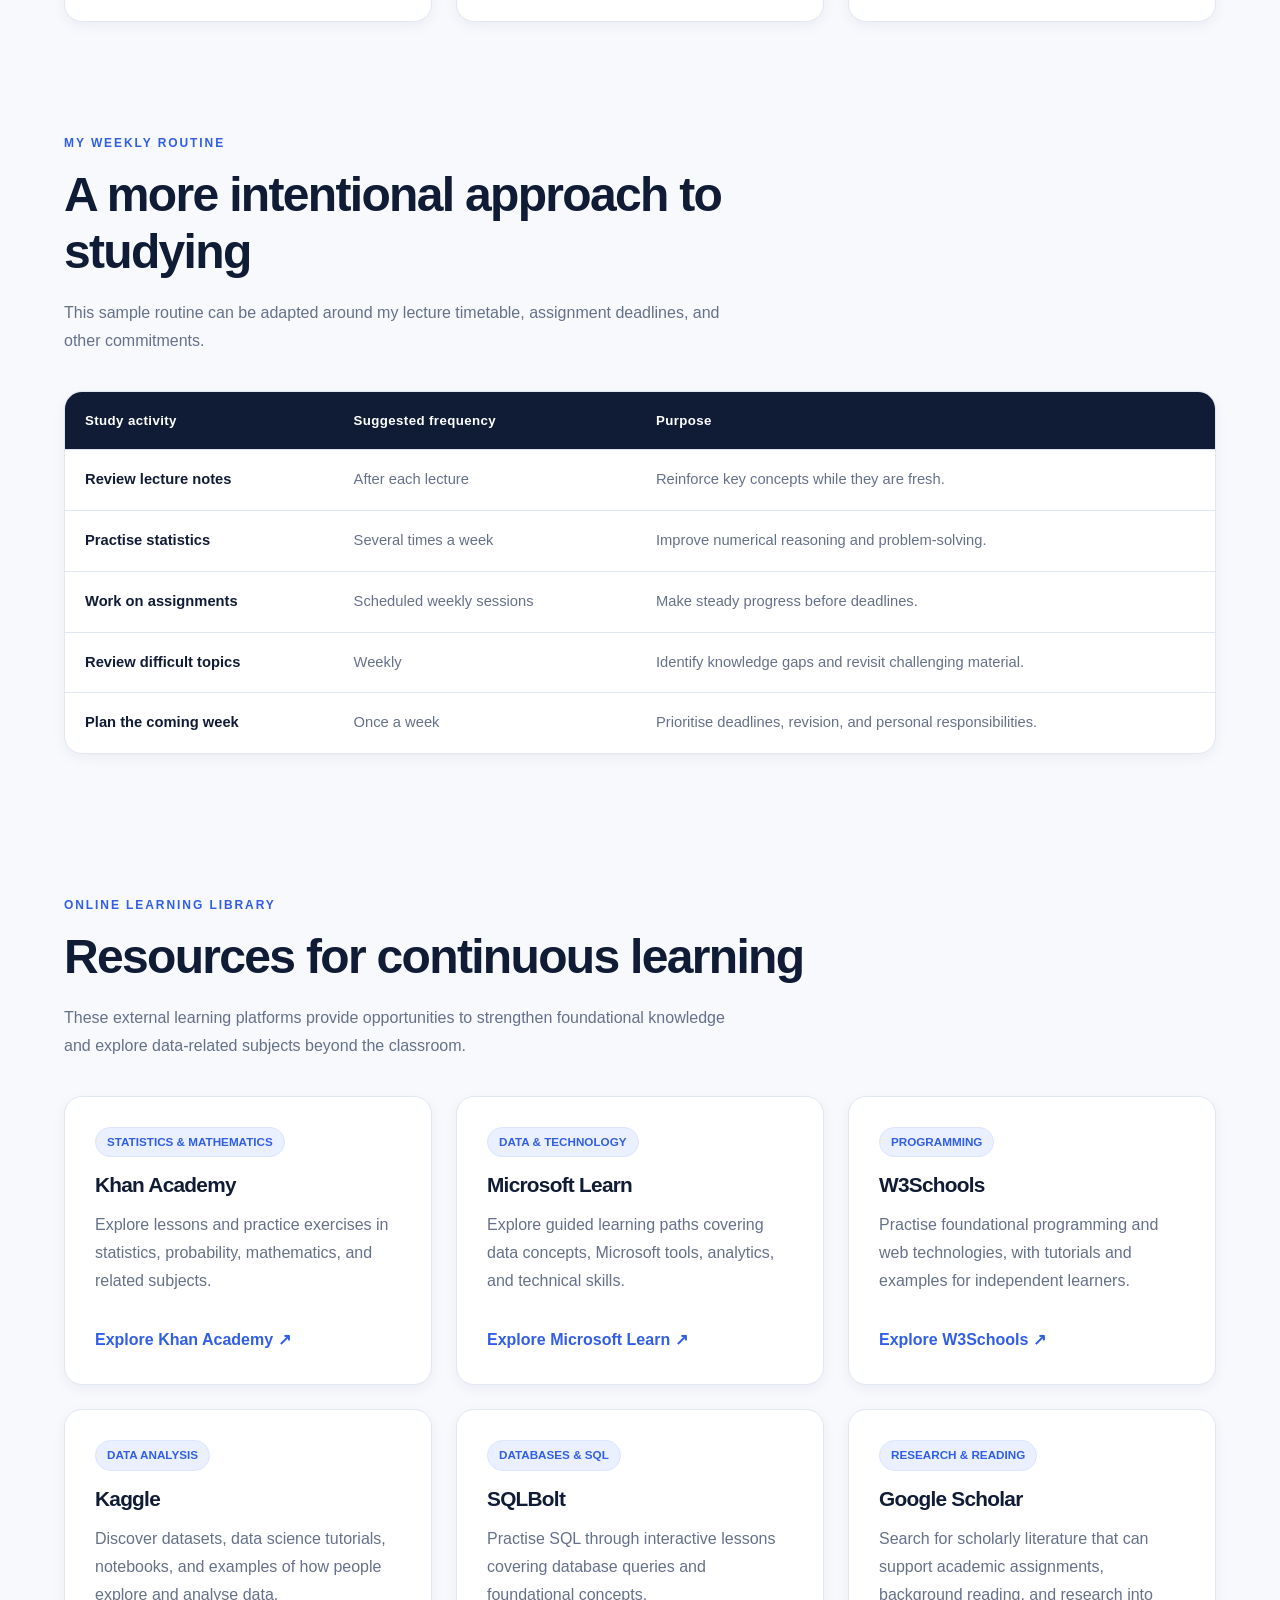
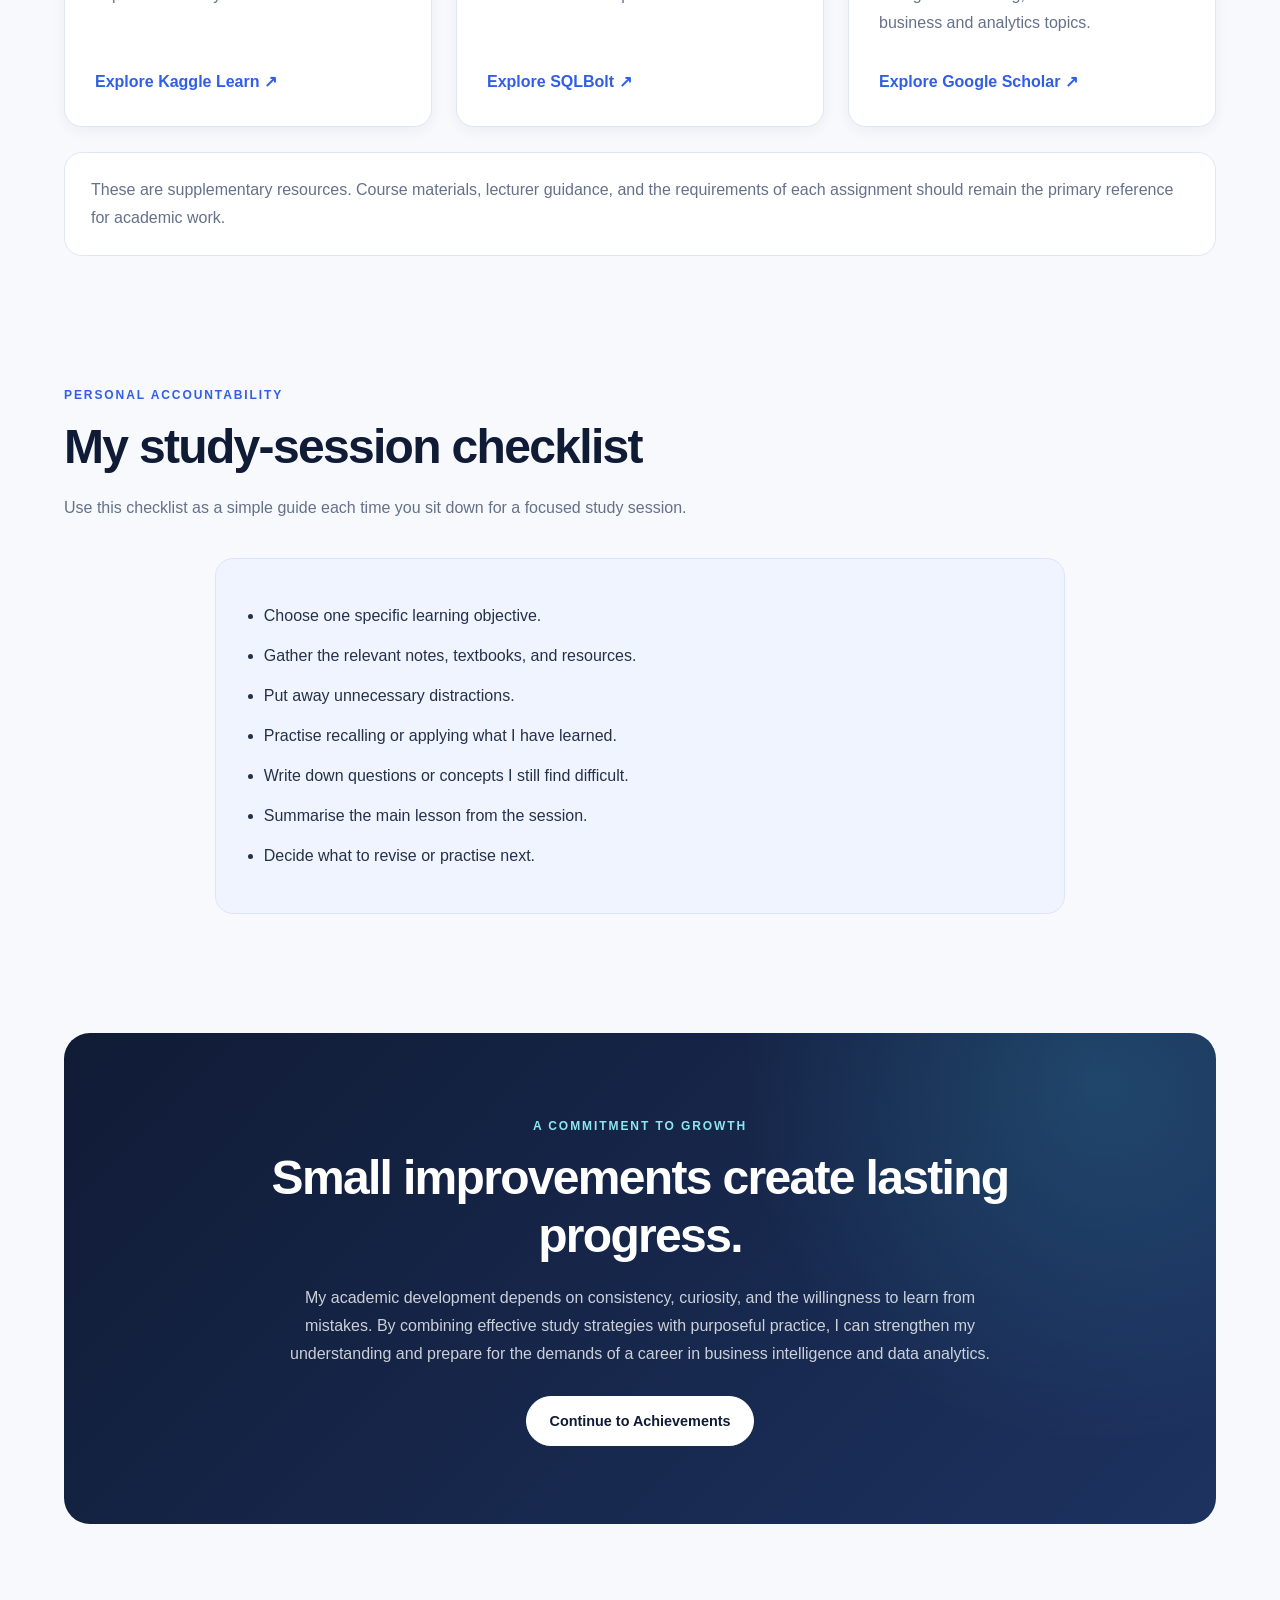
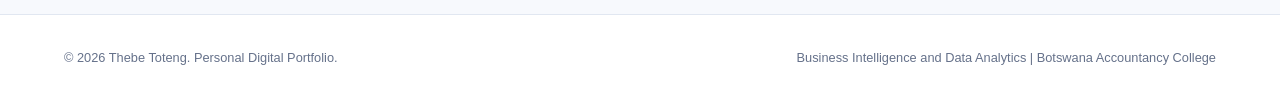
<file: study-resources.html>
<!DOCTYPE html>
<html lang="en">
<head>
    <meta charset="UTF-8">
    <meta name="viewport" content="width=device-width, initial-scale=1.0">

    <meta name="description" content="Study strategies, learning resources, and academic development tips for a Business Intelligence and Data Analytics student.">

    <title>Study Tips &amp; Resources | Thebe Toteng</title>

    <link rel="stylesheet" href="style.css">
</head>

<body>

    <header class="site-header">
        <a href="index.html" class="brand">TT<span>.</span></a>

        <nav class="main-nav" aria-label="Main navigation">
            <a href="index.html">Home</a>
            <a href="about.html">About Me</a>
            <a href="cv.html">CV</a>
            <a href="reflection.html">Reflection</a>
            <a href="group-reflection.html">Group Reflection</a>
            <a href="skills-projects.html">Skills &amp; Projects</a>
            <a href="application-letter.html">Application Letter</a>
            <a href="email-template.html">Email Template</a>
            <a href="study-resources.html" aria-current="page">Study Resources</a>
            <a href="achievements.html">Achievements</a>
            <a href="contact.html">Contact</a>
        </nav>
    </header>

    <main>

        <section class="page-hero">
            <p class="eyebrow">LEARN SMARTER • THINK DEEPER • GROW FURTHER</p>

            <h1>The Student's <span>Toolkit.</span></h1>

            <p class="hero-description">
                Practical strategies and learning resources to help me
                study with intention, strengthen my understanding, and
                build a foundation for a future in data analytics.
            </p>
        </section>

        <section class="content-section">
            <div class="section-heading">
                <p class="eyebrow">STUDY STRATEGIES</p>
                <h2>How I can learn more effectively</h2>

                <p>
                    Effective learning is not simply about spending more
                    hours studying. It is about using those hours
                    purposefully, checking my understanding, and adjusting
                    my approach when something is not working.
                </p>
            </div>

            <div class="card-grid">

                <article class="content-card">
                    <span class="card-number">01</span>
                    <h3>Active recall</h3>

                    <p>
                        Close my notes and try to explain a concept
                        from memory. Answer practice questions before
                        checking the correct responses.
                    </p>

                    <p><strong>Why it helps:</strong> It reveals what I understand and what needs more revision.</p>
                </article>

                <article class="content-card">
                    <span class="card-number">02</span>
                    <h3>Spaced repetition</h3>

                    <p>
                        Review important material over several days
                        instead of attempting to learn everything
                        immediately before an assessment.
                    </p>

                    <p><strong>Why it helps:</strong> It encourages repeated engagement with information over time.</p>
                </article>

                <article class="content-card">
                    <span class="card-number">03</span>
                    <h3>Practice problems</h3>

                    <p>
                        Work through exercises in statistics and other
                        quantitative subjects, showing each step and
                        checking mistakes carefully.
                    </p>

                    <p><strong>Why it helps:</strong> It develops reasoning and helps turn theory into practice.</p>
                </article>

                <article class="content-card">
                    <span class="card-number">04</span>
                    <h3>Focused study sessions</h3>

                    <p>
                        Choose one clear objective, study without
                        unnecessary distractions, and take short breaks
                        when needed.
                    </p>

                    <p><strong>Why it helps:</strong> It gives each study session a clear purpose.</p>
                </article>

                <article class="content-card">
                    <span class="card-number">05</span>
                    <h3>Teach what I learn</h3>

                    <p>
                        Explain a concept in simple language as if I were
                        teaching another student. Return to the material
                        when my explanation is unclear.
                    </p>

                    <p><strong>Why it helps:</strong> It helps identify gaps in understanding.</p>
                </article>

                <article class="content-card">
                    <span class="card-number">06</span>
                    <h3>Reflect and improve</h3>

                    <p>
                        After assignments or tests, identify what went
                        well, what caused difficulty, and what I should
                        change before the next assessment.
                    </p>

                    <p><strong>Why it helps:</strong> It turns feedback into a plan for improvement.</p>
                </article>

            </div>
        </section>

        <section class="content-section">
            <div class="section-heading">
                <p class="eyebrow">MY WEEKLY ROUTINE</p>
                <h2>A more intentional approach to studying</h2>

                <p>
                    This sample routine can be adapted around my lecture
                    timetable, assignment deadlines, and other commitments.
                </p>
            </div>

            <div class="resource-table-wrapper">
                <table class="resource-table">
                    <thead>
                        <tr>
                            <th>Study activity</th>
                            <th>Suggested frequency</th>
                            <th>Purpose</th>
                        </tr>
                    </thead>

                    <tbody>
                        <tr>
                            <td>Review lecture notes</td>
                            <td>After each lecture</td>
                            <td>Reinforce key concepts while they are fresh.</td>
                        </tr>

                        <tr>
                            <td>Practise statistics</td>
                            <td>Several times a week</td>
                            <td>Improve numerical reasoning and problem-solving.</td>
                        </tr>

                        <tr>
                            <td>Work on assignments</td>
                            <td>Scheduled weekly sessions</td>
                            <td>Make steady progress before deadlines.</td>
                        </tr>

                        <tr>
                            <td>Review difficult topics</td>
                            <td>Weekly</td>
                            <td>Identify knowledge gaps and revisit challenging material.</td>
                        </tr>

                        <tr>
                            <td>Plan the coming week</td>
                            <td>Once a week</td>
                            <td>Prioritise deadlines, revision, and personal responsibilities.</td>
                        </tr>
                    </tbody>
                </table>
            </div>
        </section>

        <section class="content-section">
            <div class="section-heading">
                <p class="eyebrow">ONLINE LEARNING LIBRARY</p>
                <h2>Resources for continuous learning</h2>

                <p>
                    These external learning platforms provide opportunities
                    to strengthen foundational knowledge and explore
                    data-related subjects beyond the classroom.
                </p>
            </div>

            <div class="resource-grid">

                <article class="resource-card">
                    <span class="resource-category">STATISTICS &amp; MATHEMATICS</span>

                    <h3>Khan Academy</h3>

                    <p>
                        Explore lessons and practice exercises in statistics,
                        probability, mathematics, and related subjects.
                    </p>

                    <a href="https://www.khanacademy.org/"
                       target="_blank"
                       rel="noopener noreferrer">
                        Explore Khan Academy ↗
                    </a>
                </article>

                <article class="resource-card">
                    <span class="resource-category">DATA &amp; TECHNOLOGY</span>

                    <h3>Microsoft Learn</h3>

                    <p>
                        Explore guided learning paths covering data concepts,
                        Microsoft tools, analytics, and technical skills.
                    </p>

                    <a href="https://learn.microsoft.com/"
                       target="_blank"
                       rel="noopener noreferrer">
                        Explore Microsoft Learn ↗
                    </a>
                </article>

                <article class="resource-card">
                    <span class="resource-category">PROGRAMMING</span>

                    <h3>W3Schools</h3>

                    <p>
                        Practise foundational programming and web technologies,
                        with tutorials and examples for independent learners.
                    </p>

                    <a href="https://www.w3schools.com/"
                       target="_blank"
                       rel="noopener noreferrer">
                        Explore W3Schools ↗
                    </a>
                </article>

                <article class="resource-card">
                    <span class="resource-category">DATA ANALYSIS</span>

                    <h3>Kaggle</h3>

                    <p>
                        Discover datasets, data science tutorials, notebooks,
                        and examples of how people explore and analyse data.
                    </p>

                    <a href="https://www.kaggle.com/learn"
                       target="_blank"
                       rel="noopener noreferrer">
                        Explore Kaggle Learn ↗
                    </a>
                </article>

                <article class="resource-card">
                    <span class="resource-category">DATABASES &amp; SQL</span>

                    <h3>SQLBolt</h3>

                    <p>
                        Practise SQL through interactive lessons covering
                        database queries and foundational concepts.
                    </p>

                    <a href="https://sqlbolt.com/"
                       target="_blank"
                       rel="noopener noreferrer">
                        Explore SQLBolt ↗
                    </a>
                </article>

                <article class="resource-card">
                    <span class="resource-category">RESEARCH &amp; READING</span>

                    <h3>Google Scholar</h3>

                    <p>
                        Search for scholarly literature that can support
                        academic assignments, background reading, and
                        research into business and analytics topics.
                    </p>

                    <a href="https://scholar.google.com/"
                       target="_blank"
                       rel="noopener noreferrer">
                        Explore Google Scholar ↗
                    </a>
                </article>

            </div>

            <p class="resource-note">
                These are supplementary resources. Course materials,
                lecturer guidance, and the requirements of each assignment
                should remain the primary reference for academic work.
            </p>
        </section>

        <section class="content-section">
            <div class="section-heading">
                <p class="eyebrow">PERSONAL ACCOUNTABILITY</p>
                <h2>My study-session checklist</h2>

                <p>
                    Use this checklist as a simple guide each time you
                    sit down for a focused study session.
                </p>
            </div>

            <div class="checklist-card">
                <ul class="professional-checklist">
                    <li>Choose one specific learning objective.</li>
                    <li>Gather the relevant notes, textbooks, and resources.</li>
                    <li>Put away unnecessary distractions.</li>
                    <li>Practise recalling or applying what I have learned.</li>
                    <li>Write down questions or concepts I still find difficult.</li>
                    <li>Summarise the main lesson from the session.</li>
                    <li>Decide what to revise or practise next.</li>
                </ul>
            </div>
        </section>

        <section class="closing-section">
            <p class="eyebrow">A COMMITMENT TO GROWTH</p>

            <h2>Small improvements create lasting progress.</h2>

            <p>
                My academic development depends on consistency, curiosity,
                and the willingness to learn from mistakes. By combining
                effective study strategies with purposeful practice,
                I can strengthen my understanding and prepare for the
                demands of a career in business intelligence and data analytics.
            </p>

            <a href="achievements.html" class="button">
                Continue to Achievements
            </a>
        </section>

    </main>

    <footer class="site-footer">
        <p>&copy; 2026 Thebe Toteng. Personal Digital Portfolio.</p>
        <p>Business Intelligence and Data Analytics | Botswana Accountancy College</p>
    </footer>

</body>
</html>
</file>
<file: style.css>
/* =========================================================
   THEBE TOTENG
   PROFESSIONAL DIGITAL PORTFOLIO
   BUSINESS INTELLIGENCE & DATA ANALYTICS

   Design direction:
   Contemporary | Professional | Editorial | Data-inspired

   Shared stylesheet for all 11 HTML pages
========================================================= */


/* =========================================================
   01. DESIGN SYSTEM
========================================================= */

:root {
    color-scheme: light;

    --navy: #101b35;
    --navy-light: #1b2b4c;
    --blue: #315ee8;
    --blue-dark: #2448bd;
    --blue-soft: #eaf0ff;
    --cyan: #43c6df;

    --white: #ffffff;
    --off-white: #f7f9fd;
    --surface: #ffffff;
    --surface-blue: #f0f4ff;

    --text: #25314a;
    --text-muted: #65718a;
    --border: #e1e7f1;
    --border-strong: #cbd5e5;

    --success: #187a62;

    --shadow-sm: 0 4px 14px rgba(16, 27, 53, 0.05);
    --shadow-md: 0 12px 32px rgba(16, 27, 53, 0.08);
    --shadow-lg: 0 22px 55px rgba(16, 27, 53, 0.13);

    --radius-sm: 10px;
    --radius-md: 18px;
    --radius-lg: 26px;

    --container: 1160px;

    --transition: 220ms ease;
}


/* =========================================================
   02. RESET AND GLOBAL DEFAULTS
========================================================= */

* {
    box-sizing: border-box;
}

html {
    scroll-behavior: smooth;
    scroll-padding-top: 110px;
}

body {
    margin: 0;
    background: var(--off-white);
    color: var(--text);
    font-family: "Inter", "Segoe UI", Arial, sans-serif;
    font-size: 16px;
    line-height: 1.75;
    -webkit-font-smoothing: antialiased;
}

body,
button,
input,
textarea,
select {
    font-family: "Inter", "Segoe UI", Arial, sans-serif;
}

img,
picture,
video {
    display: block;
    max-width: 100%;
}

img {
    height: auto;
}

a {
    color: var(--blue);
    text-decoration: none;
    transition:
        color var(--transition),
        background-color var(--transition),
        border-color var(--transition);
}

a:hover {
    color: var(--blue-dark);
}

a:focus-visible,
button:focus-visible,
input:focus-visible,
textarea:focus-visible,
select:focus-visible {
    outline: 3px solid var(--cyan);
    outline-offset: 4px;
}

p {
    margin-top: 0;
    margin-bottom: 1.15rem;
}

h1,
h2,
h3,
h4,
h5,
h6 {
    margin-top: 0;
    color: var(--navy);
    font-weight: 750;
    line-height: 1.2;
    letter-spacing: -0.035em;
}

h1 {
    font-size: clamp(2.6rem, 6vw, 5rem);
}

h2 {
    font-size: clamp(1.9rem, 3.8vw, 3rem);
}

h3 {
    font-size: 1.3rem;
}

h4 {
    font-size: 1.08rem;
}

ul,
ol {
    padding-left: 1.4rem;
}

li {
    margin-bottom: 0.55rem;
}

::selection {
    background: var(--blue);
    color: var(--white);
}


/* =========================================================
   03. ACCESSIBILITY
========================================================= */

.skip-link {
    position: absolute;
    top: -100px;
    left: 16px;
    z-index: 9999;
    padding: 12px 18px;
    border-radius: var(--radius-sm);
    background: var(--navy);
    color: var(--white);
}

.skip-link:focus {
    top: 16px;
}

[aria-current="page"] {
    color: var(--blue);
}


/* =========================================================
   04. SITE HEADER AND NAVIGATION
========================================================= */

.site-header {
    position: sticky;
    top: 0;
    z-index: 1000;

    display: flex;
    align-items: center;
    justify-content: space-between;
    gap: 28px;

    width: 100%;
    padding: 18px max(5%, calc((100% - var(--container)) / 2));

    background: rgba(255, 255, 255, 0.96);
    border-bottom: 1px solid rgba(225, 231, 241, 0.9);
    box-shadow: 0 4px 20px rgba(16, 27, 53, 0.035);
    backdrop-filter: blur(16px);
}

.brand {
    display: inline-flex;
    align-items: center;
    flex-shrink: 0;

    color: var(--navy);
    font-size: 1.7rem;
    font-weight: 900;
    letter-spacing: -0.08em;
    line-height: 1;
}

.brand span {
    color: var(--blue);
}

.brand:hover {
    color: var(--blue);
}

.main-nav {
    display: flex;
    flex-wrap: wrap;
    align-items: center;
    justify-content: flex-end;
    gap: 5px 16px;
}

.main-nav a {
    position: relative;
    padding: 7px 0;

    color: var(--text-muted);
    font-size: 0.78rem;
    font-weight: 650;
    line-height: 1.5;
    white-space: nowrap;
}

.main-nav a::after {
    position: absolute;
    right: 0;
    bottom: 0;
    left: 0;

    height: 2px;
    background: var(--blue);
    content: "";
    transform: scaleX(0);
    transform-origin: left;
    transition: transform var(--transition);
}

.main-nav a:hover,
.main-nav a[aria-current="page"] {
    color: var(--blue);
}

.main-nav a:hover::after,
.main-nav a[aria-current="page"]::after {
    transform: scaleX(1);
}


/* =========================================================
   05. MAIN LAYOUT
========================================================= */

main {
    width: 100%;
    overflow: clip;
}

.content-section,
.page-hero,
.closing-section {
    width: min(var(--container), 90%);
    margin-right: auto;
    margin-left: auto;
}

.content-section {
    padding-top: 82px;
    padding-bottom: 24px;
}

.section-heading {
    max-width: 760px;
    margin-bottom: 36px;
}

.section-heading > p:last-child {
    max-width: 680px;
    margin-bottom: 0;
    color: var(--text-muted);
}

.section-heading h2 {
    margin-bottom: 18px;
}

.eyebrow {
    display: inline-block;
    margin-bottom: 14px;

    color: var(--blue);
    font-size: 0.75rem;
    font-weight: 850;
    letter-spacing: 0.16em;
    line-height: 1.5;
    text-transform: uppercase;
}

.hero-description {
    max-width: 760px;
    color: var(--text-muted);
    font-size: 1.12rem;
    line-height: 1.9;
}


/* =========================================================
   06. PAGE HERO
========================================================= */

.page-hero {
    position: relative;
    isolation: isolate;

    width: 100%;
    max-width: none;
    padding: clamp(78px, 11vw, 145px) max(5%, calc((100% - var(--container)) / 2));

    background:
        radial-gradient(
            circle at 85% 20%,
            rgba(67, 198, 223, 0.15),
            transparent 30%
        ),
        radial-gradient(
            circle at 15% 95%,
            rgba(49, 94, 232, 0.1),
            transparent 35%
        ),
        linear-gradient(135deg, #ffffff 0%, #f2f6ff 100%);

    border-bottom: 1px solid var(--border);
}

.page-hero::after {
    position: absolute;
    top: 18%;
    right: 7%;
    z-index: -1;

    width: clamp(100px, 16vw, 220px);
    aspect-ratio: 1;

    border: 1px solid rgba(49, 94, 232, 0.12);
    border-radius: 50%;
    box-shadow:
        0 0 0 25px rgba(49, 94, 232, 0.025),
        0 0 0 55px rgba(49, 94, 232, 0.02);

    content: "";
    pointer-events: none;
}

.page-hero h1 {
    max-width: 950px;
    margin-bottom: 25px;
}

.page-hero h1 span {
    color: var(--blue);
}

.page-hero .hero-description {
    margin-bottom: 0;
}


/* =========================================================
   07. HOME PAGE HERO
========================================================= */

.hero {
    position: relative;
    isolation: isolate;

    display: grid;
    grid-template-columns: minmax(0, 1.35fr) minmax(260px, 0.65fr);
    align-items: center;
    gap: 65px;

    width: min(var(--container), 90%);
    min-height: 650px;
    margin: 0 auto;
    padding: 85px 0;
}

.hero-content {
    max-width: 720px;
}

.hero h1 {
    margin-bottom: 24px;
}

.hero h1 span {
    color: var(--blue);
}

.hero-content > p:not(.eyebrow) {
    max-width: 680px;
    color: var(--text-muted);
    font-size: 1.1rem;
    line-height: 1.9;
}

.hero-actions {
    display: flex;
    flex-wrap: wrap;
    gap: 14px;
    margin-top: 32px;
}

.hero-visual {
    position: relative;

    display: grid;
    place-items: center;

    width: 100%;
    max-width: 390px;
    aspect-ratio: 0.9;
    margin-inline: auto;

    overflow: hidden;
    border: 1px solid rgba(255, 255, 255, 0.5);
    border-radius: 42% 42% 24px 24px;

    background:
        radial-gradient(
            circle at 50% 30%,
            rgba(67, 198, 223, 0.38),
            transparent 48%
        ),
        linear-gradient(145deg, var(--navy), #263d72);

    box-shadow: var(--shadow-lg);
}

.hero-visual img {
    width: 100%;
    height: 100%;
    object-fit: cover;
}

.hero-initials {
    color: var(--white);
    font-size: clamp(5rem, 12vw, 9rem);
    font-weight: 900;
    letter-spacing: -0.1em;
    line-height: 1;
}

.hero-badge {
    position: absolute;
    right: -12px;
    bottom: 35px;

    max-width: 210px;
    padding: 15px 20px;

    border: 1px solid var(--border);
    border-radius: var(--radius-md);
    background: var(--white);
    box-shadow: var(--shadow-md);
    color: var(--navy);
    font-size: 0.9rem;
    font-weight: 750;
}

.hero-badge span {
    display: block;
    color: var(--text-muted);
    font-size: 0.76rem;
    font-weight: 500;
}


/* =========================================================
   08. BUTTONS AND CALLS TO ACTION
========================================================= */

.button {
    display: inline-flex;
    align-items: center;
    justify-content: center;
    gap: 10px;

    min-height: 50px;
    padding: 13px 23px;

    border: 1px solid var(--blue);
    border-radius: 999px;

    background: var(--blue);
    color: var(--white);

    font-size: 0.9rem;
    font-weight: 750;
    line-height: 1.4;
    text-align: center;

    box-shadow: 0 7px 18px rgba(49, 94, 232, 0.17);
    cursor: pointer;

    transition:
        transform var(--transition),
        box-shadow var(--transition),
        background-color var(--transition);
}

.button:hover {
    transform: translateY(-2px);
    background: var(--blue-dark);
    border-color: var(--blue-dark);
    box-shadow: 0 12px 25px rgba(49, 94, 232, 0.24);
    color: var(--white);
}

.button-secondary {
    background: transparent;
    border-color: var(--border-strong);
    color: var(--navy);
    box-shadow: none;
}

.button-secondary:hover {
    background: var(--blue-soft);
    border-color: var(--blue);
    color: var(--blue);
    box-shadow: none;
}


/* =========================================================
   09. CARDS AND GRID LAYOUTS
========================================================= */

.card-grid,
.project-grid,
.contact-grid,
.resource-grid {
    display: grid;
    grid-template-columns: repeat(3, minmax(0, 1fr));
    gap: 24px;
}

.content-card,
.project-card,
.contact-card,
.resource-card {
    min-width: 0;
    padding: 30px;

    border: 1px solid var(--border);
    border-radius: var(--radius-md);

    background: var(--surface);
    box-shadow: var(--shadow-sm);

    transition:
        transform var(--transition),
        box-shadow var(--transition),
        border-color var(--transition);
}

.content-card:hover,
.project-card:hover,
.contact-card:hover,
.resource-card:hover {
    transform: translateY(-4px);
    border-color: #c7d4ff;
    box-shadow: var(--shadow-md);
}

.content-card h3,
.project-card h3,
.contact-card h3,
.resource-card h3 {
    margin-bottom: 14px;
}

.content-card p:last-child,
.project-card p:last-child,
.contact-card p:last-child,
.resource-card p:last-child {
    margin-bottom: 0;
}

.content-card > p,
.project-card > p,
.contact-card > p,
.resource-card > p {
    color: var(--text-muted);
}

.card-number {
    display: inline-grid;
    place-items: center;

    width: 43px;
    height: 43px;
    margin-bottom: 23px;

    border-radius: 13px;
    background: var(--blue-soft);
    color: var(--blue);

    font-size: 0.95rem;
    font-weight: 850;
}

.content-card ul,
.project-card ul {
    margin-bottom: 0;
}

.content-card li,
.project-card li {
    color: var(--text-muted);
}


/* =========================================================
   10. TIMELINE AND EDUCATION
========================================================= */

.timeline {
    position: relative;
    display: grid;
    gap: 30px;

    max-width: 900px;
    margin: 0 auto;
}

.timeline::before {
    position: absolute;
    top: 12px;
    bottom: 12px;
    left: 12px;

    width: 2px;
    background: var(--border-strong);
    content: "";
}

.timeline-item {
    position: relative;

    display: grid;
    grid-template-columns: 26px minmax(0, 1fr);
    gap: 22px;
}

.timeline-marker {
    position: relative;
    z-index: 1;

    width: 26px;
    height: 26px;

    border: 5px solid var(--off-white);
    border-radius: 50%;
    background: var(--blue);
    box-shadow: 0 0 0 2px #cbd7ff;
}

.timeline-content {
    padding: 25px 28px;

    border: 1px solid var(--border);
    border-radius: var(--radius-md);
    background: var(--white);
    box-shadow: var(--shadow-sm);
}

.timeline-content h3 {
    margin-bottom: 8px;
}

.timeline-content p {
    color: var(--text-muted);
}

.timeline-content p:last-child {
    margin-bottom: 0;
}


/* =========================================================
   11. REFLECTION AND LONG-FORM WRITING
========================================================= */

.reflection-article {
    max-width: 850px;
    margin: 0 auto;
    padding: clamp(25px, 5vw, 55px);

    border: 1px solid var(--border);
    border-radius: var(--radius-lg);
    background: var(--white);
    box-shadow: var(--shadow-sm);
}

.reflection-article h2 {
    margin-top: 35px;
    margin-bottom: 16px;
    font-size: 1.65rem;
}

.reflection-article h2:first-child {
    margin-top: 0;
}

.reflection-article h3 {
    margin-top: 28px;
}

.reflection-article p {
    color: #46536d;
    line-height: 1.95;
}

.reflection-article ul,
.reflection-article ol {
    color: #46536d;
    line-height: 1.9;
}

.reflection-article strong {
    color: var(--navy);
}

.reflection-article blockquote {
    margin: 28px 0;
    padding: 22px 26px;

    border-left: 4px solid var(--blue);
    border-radius: 0 var(--radius-sm) var(--radius-sm) 0;

    background: var(--surface-blue);
    color: var(--navy);
    font-size: 1.05rem;
}


/* =========================================================
   12. SKILLS AND PROJECTS
========================================================= */

.skill-status,
.project-status,
.project-label,
.project-type,
.achievement-tag,
.resource-category {
    display: inline-flex;
    align-items: center;

    width: fit-content;
    max-width: 100%;
    padding: 6px 11px;

    border: 1px solid #dbe5ff;
    border-radius: 999px;

    background: var(--blue-soft);
    color: var(--blue);

    font-size: 0.73rem;
    font-weight: 750;
    line-height: 1.4;
}

.skill-status {
    margin-top: 14px;
}

.project-grid {
    align-items: stretch;
}

.project-card {
    display: flex;
    flex-direction: column;
    align-items: flex-start;
    gap: 15px;
}

.project-topline {
    display: flex;
    flex-wrap: wrap;
    align-items: center;
    justify-content: space-between;
    gap: 8px;

    width: 100%;
    margin-bottom: 5px;
}

.project-card h3 {
    margin-bottom: 0;
}

.project-details {
    display: grid;
    gap: 9px;

    width: 100%;
    margin-top: auto;
    padding-top: 18px;

    border-top: 1px solid var(--border);
}

.project-details p {
    margin: 0;
    font-size: 0.9rem;
}

.project-status {
    background: #f0f4ff;
    color: var(--navy);
}

.project-label {
    background: var(--navy);
    border-color: var(--navy);
    color: var(--white);
}

.project-type {
    background: #e8f8f8;
    border-color: #c8eeee;
    color: #176f7a;
}


/* =========================================================
   13. APPLICATION LETTER
========================================================= */

.letter-document {
    max-width: 850px;
    margin: 0 auto;
    padding: clamp(25px, 5vw, 55px);

    border: 1px solid var(--border);
    border-radius: var(--radius-md);
    background: var(--white);
    box-shadow: var(--shadow-md);
}

.letter-header {
    padding-bottom: 22px;
    border-bottom: 1px solid var(--border);
}

.letter-header h2 {
    margin-bottom: 8px;
    font-size: 1.5rem;
}

.letter-header p {
    margin-bottom: 4px;
    color: var(--text-muted);
    font-size: 0.92rem;
}

.letter-divider {
    height: 1px;
    margin: 28px 0;
    border: 0;
    background: var(--border);
}

.letter-date {
    margin: 25px 0;
    color: var(--text-muted);
}

.letter-recipient {
    margin-bottom: 28px;
}

.letter-recipient p {
    margin-bottom: 4px;
}

.letter-document > p {
    line-height: 1.95;
}

.letter-signature {
    margin-top: 32px;
}

.letter-signature p {
    margin-bottom: 5px;
}

.checklist-card {
    max-width: 850px;
    margin: 30px auto 0;
    padding: 27px;

    border: 1px solid #dbe5ff;
    border-radius: var(--radius-md);
    background: var(--surface-blue);
}

.checklist-card h3 {
    margin-bottom: 15px;
}

.professional-checklist {
    padding-left: 1.3rem;
}

.professional-checklist li {
    margin-bottom: 12px;
}


/* =========================================================
   14. PROFESSIONAL EMAIL TEMPLATES
========================================================= */

.email-document {
    max-width: 850px;
    margin: 0 auto 30px;
    overflow: hidden;

    border: 1px solid var(--border);
    border-radius: var(--radius-md);
    background: var(--white);
    box-shadow: var(--shadow-sm);
}

.email-document h2 {
    margin: 0;
    padding: 24px 30px;

    background: var(--navy);
    color: var(--white);
    font-size: 1.35rem;
    letter-spacing: -0.02em;
}

.email-field {
    display: grid;
    grid-template-columns: 95px minmax(0, 1fr);
    gap: 16px;

    padding: 13px 30px;
    border-bottom: 1px solid var(--border);
}

.email-field strong {
    color: var(--navy);
}

.email-field span,
.email-field p {
    min-width: 0;
    margin: 0;
    overflow-wrap: anywhere;
    color: var(--text-muted);
}

.email-body {
    padding: 28px 30px;
    color: #46536d;
    line-height: 1.95;
}

.email-body p {
    margin-bottom: 17px;
}

.email-body p:last-child {
    margin-bottom: 0;
}


/* =========================================================
   15. STUDY RESOURCES AND TABLES
========================================================= */

.resource-table-wrapper {
    width: 100%;
    margin: 30px 0;
    overflow-x: auto;

    border: 1px solid var(--border);
    border-radius: var(--radius-md);
    background: var(--white);
    box-shadow: var(--shadow-sm);
}

.resource-table {
    width: 100%;
    border-collapse: collapse;
    text-align: left;
}

.resource-table th,
.resource-table td {
    padding: 17px 20px;
    border-bottom: 1px solid var(--border);
    vertical-align: top;
}

.resource-table th {
    background: var(--navy);
    color: var(--white);
    font-size: 0.83rem;
    font-weight: 750;
    letter-spacing: 0.03em;
}

.resource-table td {
    color: var(--text-muted);
    font-size: 0.92rem;
}

.resource-table td:first-child {
    color: var(--navy);
    font-weight: 700;
}

.resource-table tr:last-child td {
    border-bottom: 0;
}

.resource-grid {
    align-items: stretch;
}

.resource-card {
    display: flex;
    flex-direction: column;
    align-items: flex-start;
    gap: 13px;
}

.resource-category {
    margin-bottom: 3px;
}

.resource-card h3 {
    margin-bottom: 0;
}

.resource-card p {
    flex-grow: 1;
}

.resource-card a {
    font-weight: 750;
    overflow-wrap: anywhere;
}

.resource-note {
    margin-top: 25px;
    padding: 23px 26px;

    border: 1px solid var(--border);
    border-radius: var(--radius-md);
    background: var(--white);
    color: var(--text-muted);
}

.resource-note strong {
    color: var(--navy);
}


/* =========================================================
   16. ACHIEVEMENTS
========================================================= */

.achievement-tag {
    margin: 0 6px 8px 0;
}

.achievement-card {
    position: relative;
    overflow: hidden;
}

.achievement-card::before {
    position: absolute;
    top: 0;
    left: 0;

    width: 100%;
    height: 4px;

    background: linear-gradient(90deg, var(--blue), var(--cyan));
    content: "";
}


/* =========================================================
   17. CONTACT PAGE
========================================================= */

.contact-grid {
    align-items: stretch;
}

.contact-card {
    display: flex;
    flex-direction: column;
    align-items: flex-start;
    gap: 12px;
}

.contact-card h3 {
    margin-bottom: 0;
}

.contact-card p:not(.eyebrow) {
    color: var(--text-muted);
}

.contact-icon {
    display: grid;
    place-items: center;

    width: 54px;
    height: 54px;
    margin-bottom: 8px;

    border: 1px solid #dbe5ff;
    border-radius: 16px;
    background: var(--blue-soft);
    color: var(--blue);

    font-size: 1.5rem;
    font-weight: 800;
}

.contact-method {
    display: inline-block;
    margin-top: auto;
    padding-top: 8px;

    font-size: 0.9rem;
    font-weight: 750;
    overflow-wrap: anywhere;
}

.contact-opportunity .content-card {
    max-width: 850px;
}

.contact-interest-list {
    margin: 20px 0;
}

.contact-interest-list li::marker {
    color: var(--blue);
}

.contact-note {
    margin: 25px 0;
    padding: 20px 23px;

    border-left: 4px solid var(--blue);
    border-radius: 0 var(--radius-sm) var(--radius-sm) 0;

    background: var(--surface-blue);
    color: var(--text-muted);
}


/* =========================================================
   18. CLOSING SECTIONS
========================================================= */

.closing-section {
    position: relative;
    margin-top: 95px;
    margin-bottom: 90px;
    padding: clamp(40px, 7vw, 78px);

    overflow: hidden;
    border-radius: var(--radius-lg);

    background:
        radial-gradient(
            circle at 90% 10%,
            rgba(67, 198, 223, 0.18),
            transparent 32%
        ),
        linear-gradient(135deg, var(--navy), #1d3260);

    color: rgba(255, 255, 255, 0.82);
    text-align: center;
}

.closing-section .eyebrow {
    color: #8de6f3;
}

.closing-section h2 {
    max-width: 760px;
    margin: 0 auto 20px;
    color: var(--white);
}

.closing-section p:not(.eyebrow) {
    max-width: 700px;
    margin: 0 auto 28px;
    color: rgba(255, 255, 255, 0.78);
}

.closing-section .button {
    background: var(--white);
    border-color: var(--white);
    color: var(--navy);
    box-shadow: none;
}

.closing-section .button:hover {
    background: var(--blue-soft);
    border-color: var(--blue-soft);
}


/* =========================================================
   19. FOOTER
========================================================= */

.site-footer {
    display: flex;
    flex-wrap: wrap;
    align-items: center;
    justify-content: space-between;
    gap: 12px 30px;

    padding: 32px max(5%, calc((100% - var(--container)) / 2));

    border-top: 1px solid var(--border);
    background: var(--white);
}

.site-footer p {
    margin: 0;
    color: var(--text-muted);
    font-size: 0.8rem;
}

.site-footer a {
    font-size: 0.85rem;
    font-weight: 750;
}


/* =========================================================
   20. HELPER CLASSES
========================================================= */

.text-muted {
    color: var(--text-muted);
}

.text-blue {
    color: var(--blue);
}

.text-center {
    text-align: center;
}

.max-width-reading {
    max-width: 760px;
    margin-right: auto;
    margin-left: auto;
}

.mt-0 {
    margin-top: 0;
}

.mb-0 {
    margin-bottom: 0;
}

.full-width {
    width: 100%;
}


/* =========================================================
   21. TABLET RESPONSIVENESS
========================================================= */

@media (max-width: 1050px) {
    .site-header {
        align-items: flex-start;
        gap: 20px;
    }

    .main-nav {
        gap: 7px 13px;
    }

    .main-nav a {
        font-size: 0.74rem;
    }

    .hero {
        grid-template-columns: minmax(0, 1.2fr) minmax(220px, 0.8fr);
        gap: 35px;
        min-height: 560px;
    }

    .card-grid,
    .project-grid,
    .contact-grid,
    .resource-grid {
        grid-template-columns: repeat(2, minmax(0, 1fr));
    }
}


/* =========================================================
   22. MOBILE RESPONSIVENESS
========================================================= */

@media (max-width: 700px) {
    html {
        scroll-padding-top: 20px;
    }

    body {
        font-size: 15px;
    }

    .site-header {
        position: relative;
        align-items: center;
        flex-direction: column;
        gap: 18px;

        padding: 20px 5%;
    }

    .brand {
        align-self: flex-start;
    }

    .main-nav {
        display: flex;
        justify-content: flex-start;
        align-items: center;
        gap: 8px;

        width: 100%;
        max-height: 180px;
        padding: 4px 0 10px;
        overflow-x: auto;
        overflow-y: hidden;

        flex-wrap: nowrap;
        -webkit-overflow-scrolling: touch;
        scrollbar-width: thin;
    }

    .main-nav a {
        flex-shrink: 0;
        padding: 8px 11px;

        border: 1px solid var(--border);
        border-radius: 999px;
        background: var(--white);

        font-size: 0.77rem;
    }

    .main-nav a::after {
        display: none;
    }

    .main-nav a[aria-current="page"] {
        border-color: var(--blue);
        background: var(--blue-soft);
    }

    .content-section,
    .closing-section {
        width: 90%;
    }

    .content-section {
        padding-top: 58px;
        padding-bottom: 12px;
    }

    .page-hero {
        padding: 70px 5%;
    }

    .page-hero::after {
        top: 10%;
        right: 5%;
        opacity: 0.55;
    }

    .page-hero h1 {
        max-width: 100%;
        font-size: clamp(2.45rem, 11vw, 3.8rem);
    }

    .hero-description {
        font-size: 1rem;
    }

    .hero {
        grid-template-columns: 1fr;
        gap: 40px;

        width: 90%;
        min-height: auto;
        padding: 70px 0;
    }

    .hero h1 {
        font-size: clamp(2.7rem, 12vw, 4rem);
    }

    .hero-visual {
        width: min(100%, 310px);
        max-width: 310px;
        aspect-ratio: 1;
        border-radius: 50% 50% 25px 25px;
    }

    .hero-badge {
        right: 0;
        bottom: 20px;
        max-width: 180px;
        padding: 12px 15px;
    }

    .hero-actions {
        align-items: stretch;
    }

    .hero-actions .button {
        flex: 1 1 180px;
    }

    .card-grid,
    .project-grid,
    .contact-grid,
    .resource-grid {
        grid-template-columns: 1fr;
        gap: 18px;
    }

    .content-card,
    .project-card,
    .contact-card,
    .resource-card {
        padding: 24px;
    }

    .timeline {
        gap: 22px;
    }

    .timeline-item {
        gap: 14px;
    }

    .timeline-content {
        padding: 22px;
    }

    .reflection-article {
        padding: 25px 22px;
        border-radius: var(--radius-md);
    }

    .reflection-article h2 {
        font-size: 1.45rem;
    }

    .letter-document {
        padding: 25px 21px;
    }

    .email-document h2 {
        padding: 22px;
    }

    .email-field {
        grid-template-columns: 1fr;
        gap: 4px;
        padding: 13px 22px;
    }

    .email-body {
        padding: 23px 22px;
    }

    .resource-table {
        min-width: 580px;
    }

    .closing-section {
        margin-top: 65px;
        margin-bottom: 60px;
        padding: 42px 24px;
        border-radius: var(--radius-md);
    }

    .site-footer {
        align-items: flex-start;
        flex-direction: column;
        gap: 10px;

        padding: 28px 5%;
    }
}


/* =========================================================
   23. SMALL MOBILE SCREENS
========================================================= */

@media (max-width: 380px) {
    .page-hero h1 {
        font-size: 2.3rem;
    }

    .hero h1 {
        font-size: 2.55rem;
    }

    .button {
        width: 100%;
    }

    .hero-actions {
        flex-direction: column;
    }

    .content-card,
    .project-card,
    .contact-card,
    .resource-card {
        padding: 20px;
    }

    .timeline-content {
        padding: 18px;
    }
}


/* =========================================================
   24. REDUCED MOTION
========================================================= */

@media (prefers-reduced-motion: reduce) {
    *,
    *::before,
    *::after {
        scroll-behavior: auto !important;
        animation-duration: 0.01ms !important;
        animation-iteration-count: 1 !important;
        transition-duration: 0.01ms !important;
    }
}


/* =========================================================
   END OF STYLESHEET
========================================================= */
</file>
